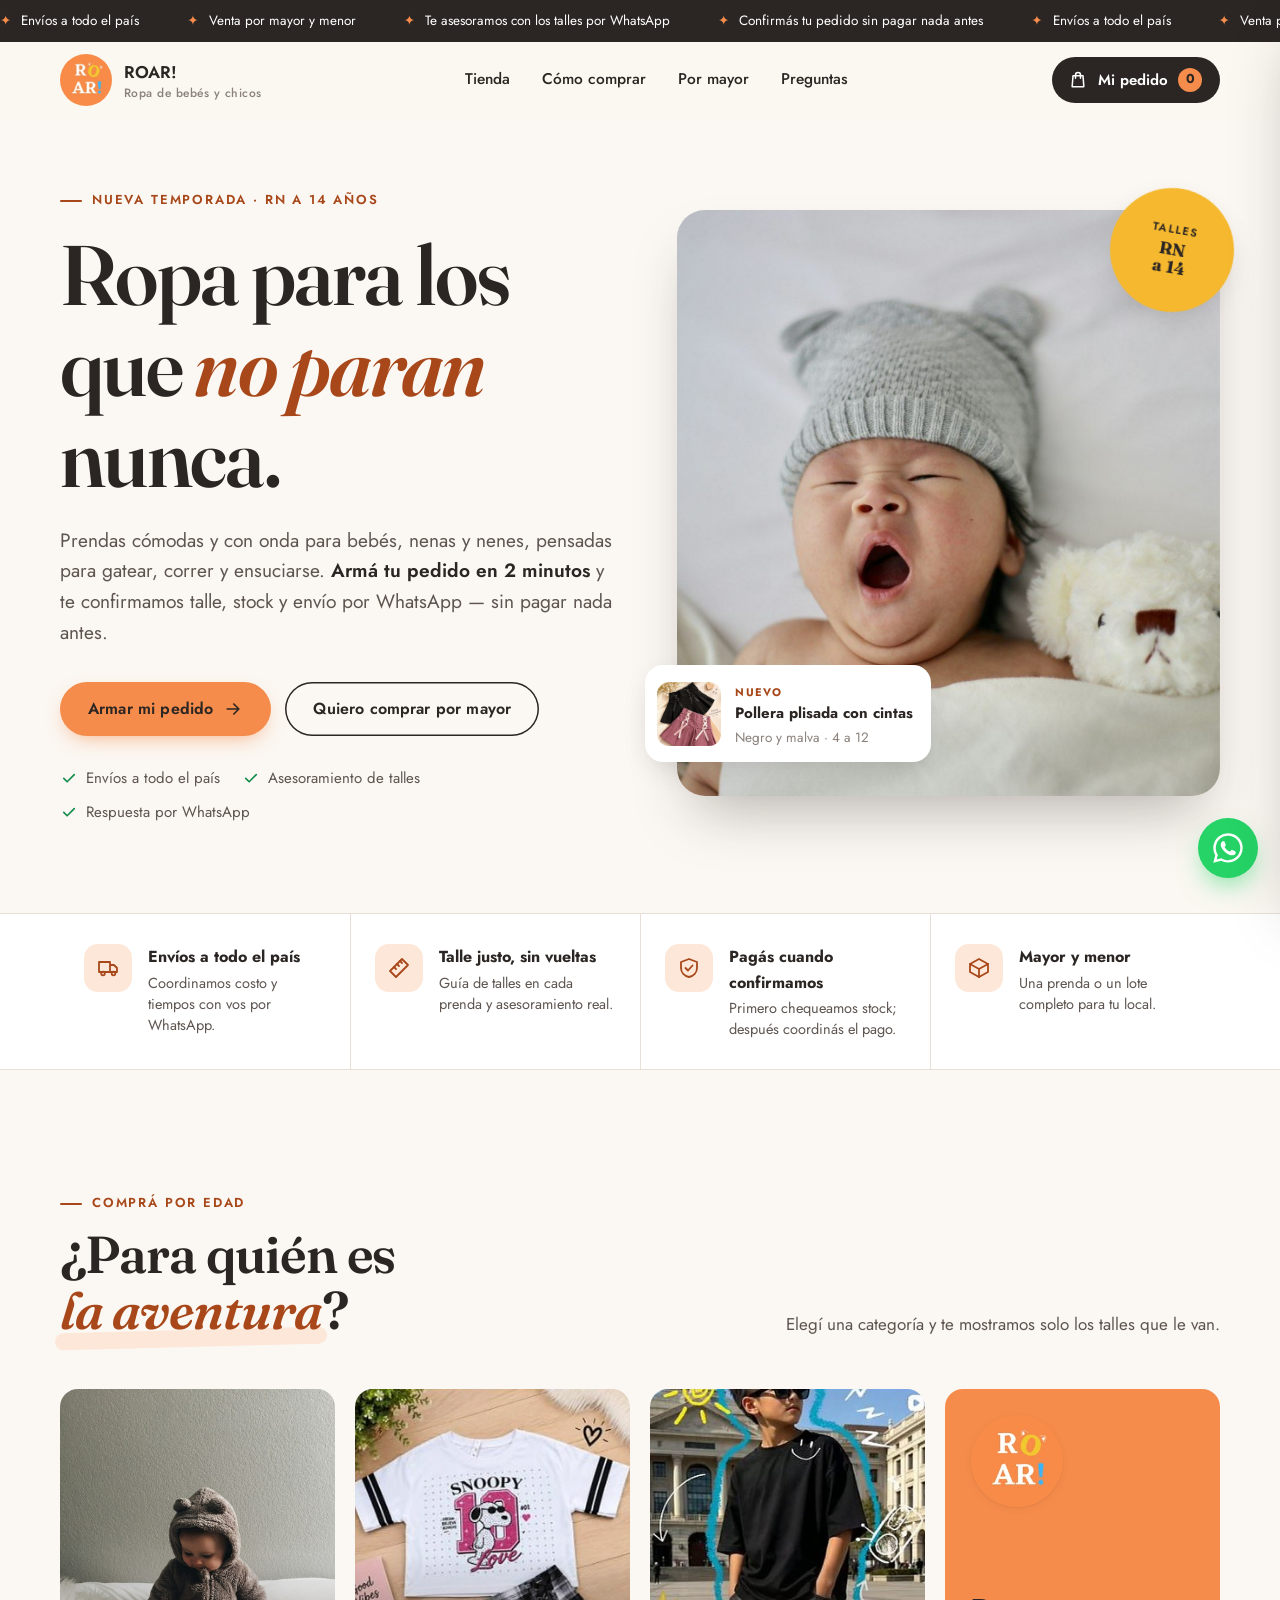
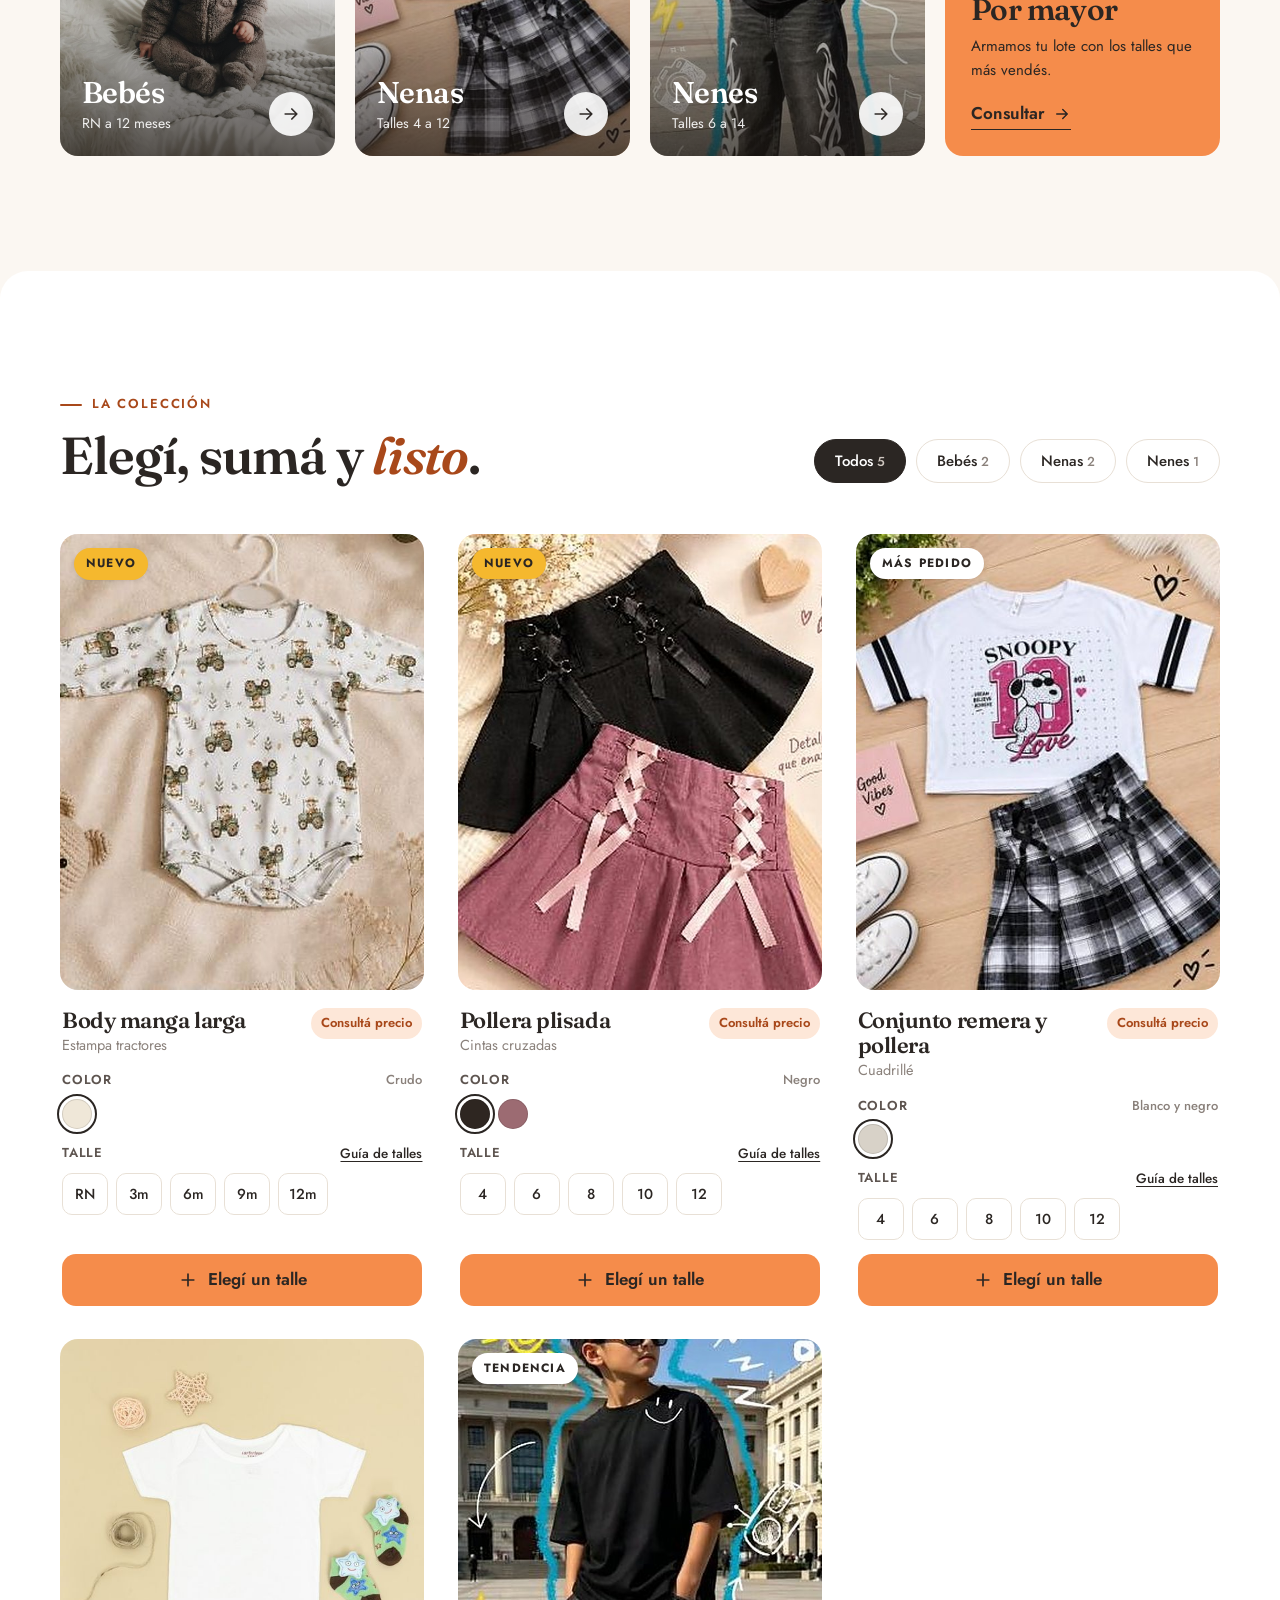
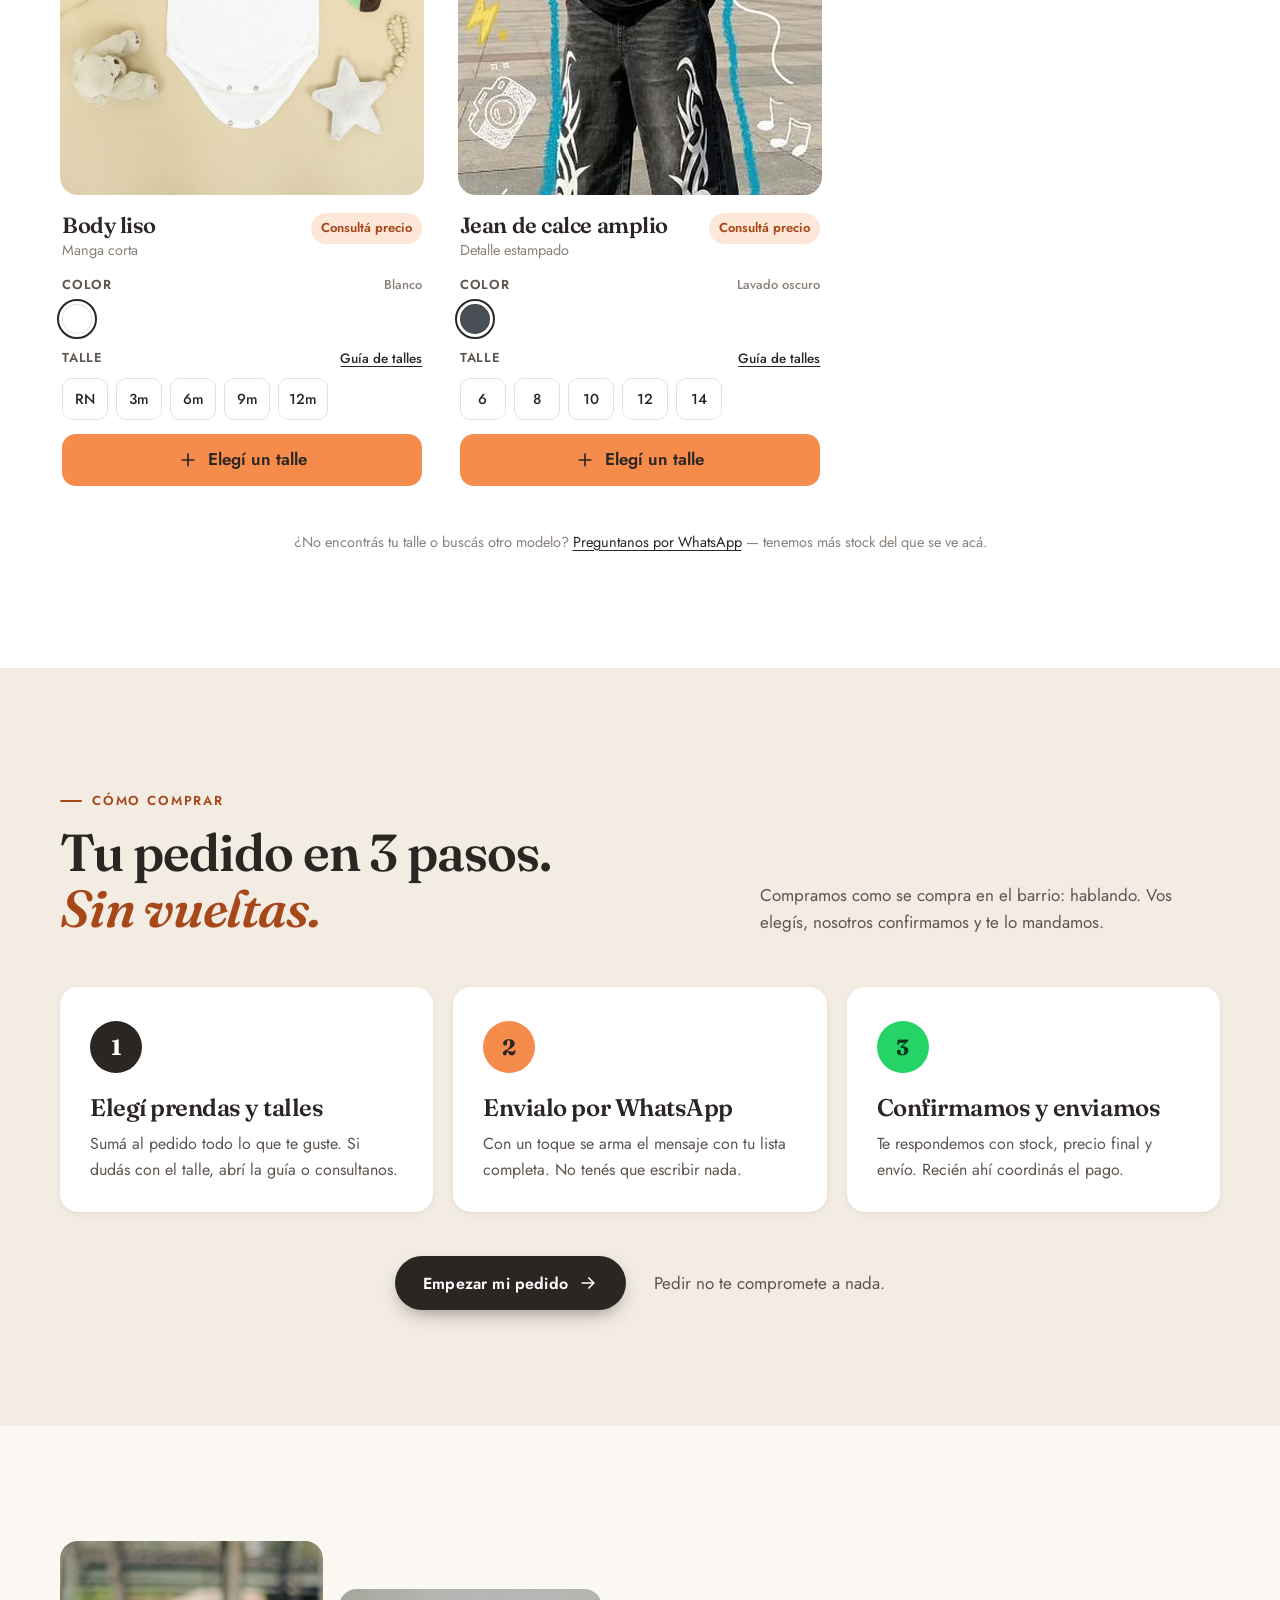
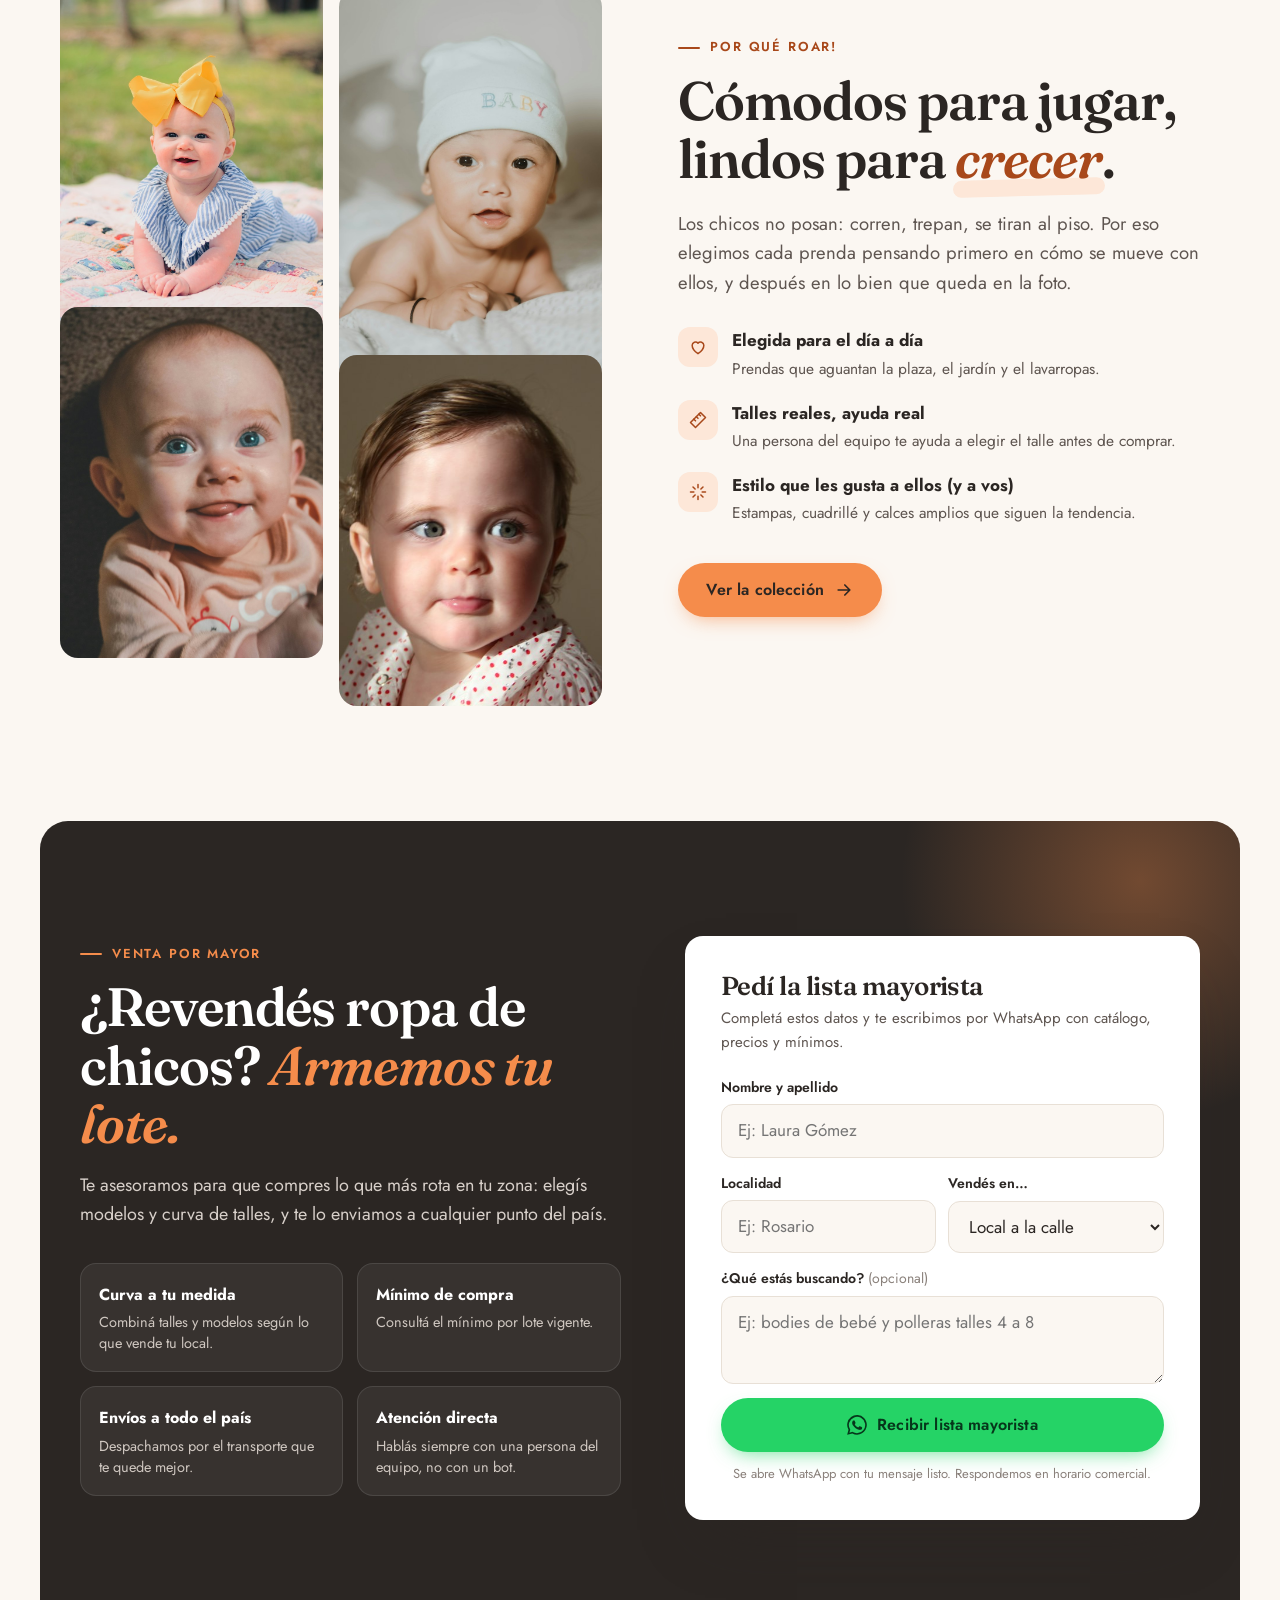
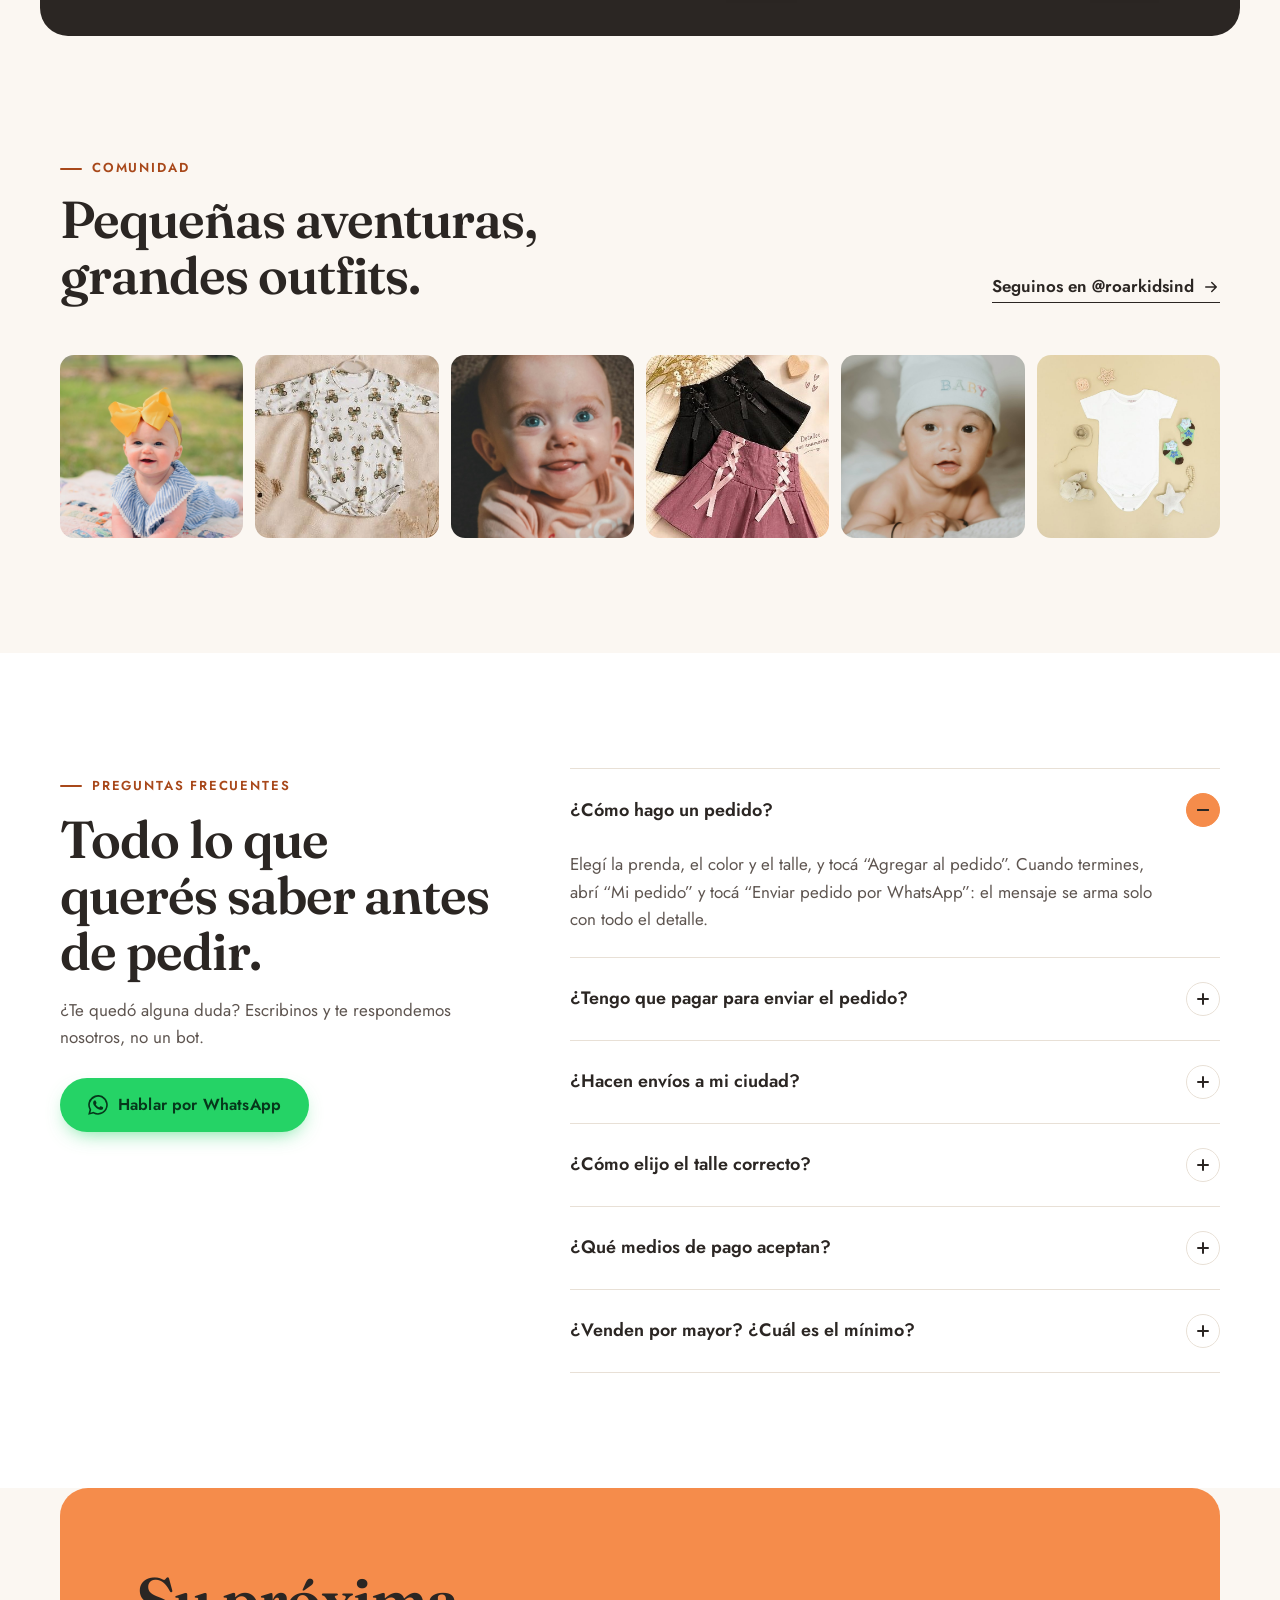
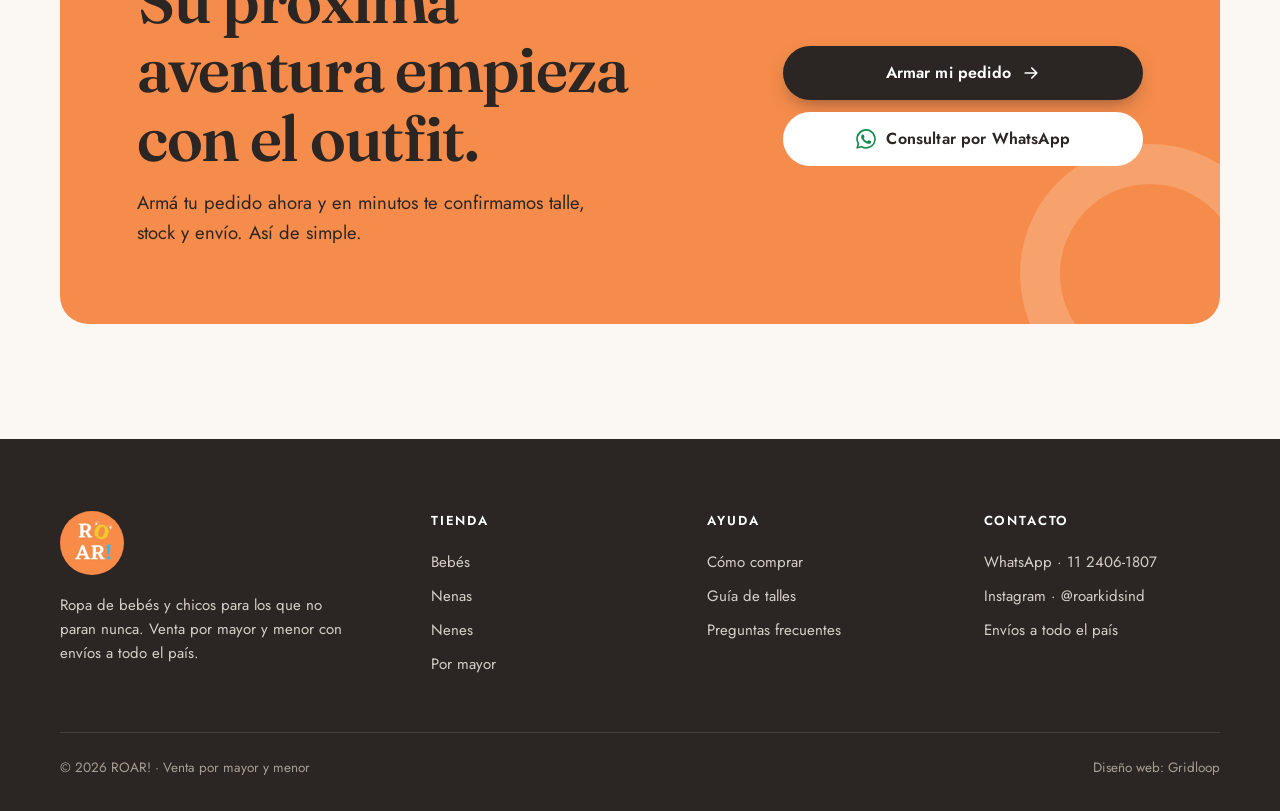
<file: roar-store/index.html>
<!doctype html>
<html lang="es-AR">
<head>
  <meta charset="UTF-8" />
  <meta name="viewport" content="width=device-width, initial-scale=1.0" />
  <title>ROAR! — Ropa de bebés y chicos · Venta por mayor y menor</title>
  <meta name="description" content="Ropa cómoda y con onda para bebés y chicos, de RN a 14. Armá tu pedido en 2 minutos y te confirmamos talle, stock y envío por WhatsApp. Envíos a todo el país." />
  <meta name="theme-color" content="#F58C4B" />
  <meta property="og:title" content="ROAR! — Para los que no paran nunca" />
  <meta property="og:description" content="Ropa de bebés y chicos. Venta por mayor y menor, envíos a todo el país." />
  <meta property="og:image" content="assets/hero.jpg" />
  <link rel="icon" type="image/png" href="assets/favicon.png" />
  <link rel="preconnect" href="https://fonts.googleapis.com" />
  <link rel="preconnect" href="https://fonts.gstatic.com" crossorigin />
  <link href="https://fonts.googleapis.com/css2?family=Fraunces:opsz,wght@9..144,500;9..144,600;9..144,700&family=Jost:wght@400;500;600&display=swap" rel="stylesheet" />

  <style>
    /* ─────────────── Design tokens ─────────────── */
    :root {
      --orange: #F58C4B;          /* color de marca (logo) */
      --orange-soft: #FDE7D8;
      --orange-ink: #A8481A;      /* naranja con contraste AA sobre fondos claros */
      --yellow: #F5B82E;
      --blue: #3FA9E0;
      --ink: #2B2623;
      --ink-2: #5E5550;
      --muted: #8A817B;
      --line: #E8E0D6;
      --cream: #FBF7F2;
      --sand: #F3ECE3;
      --white: #FFFFFF;
      --wa: #25D366;
      --wa-ink: #128C4B;

      --font-display: "Fraunces", Georgia, serif;
      --font-body: "Jost", system-ui, -apple-system, "Segoe UI", sans-serif;

      --radius-sm: 10px;
      --radius: 18px;
      --radius-lg: 28px;
      --shadow-sm: 0 1px 2px rgba(43,38,35,.06), 0 2px 8px rgba(43,38,35,.05);
      --shadow: 0 10px 30px -10px rgba(43,38,35,.22);
      --shadow-lg: 0 30px 60px -20px rgba(43,38,35,.35);

      --container: 1240px;
      --gutter: clamp(16px, 4vw, 40px);
      --section: clamp(64px, 9vw, 120px);
      --ease: cubic-bezier(.2,.7,.2,1);
    }

    /* ─────────────── Base ─────────────── */
    *, *::before, *::after { box-sizing: border-box; }
    html { scroll-behavior: smooth; -webkit-text-size-adjust: 100%; }
    body {
      margin: 0; background: var(--cream); color: var(--ink);
      font-family: var(--font-body); font-size: 17px; line-height: 1.6;
      -webkit-font-smoothing: antialiased; overflow-x: hidden;
    }
    img { display: block; max-width: 100%; height: auto; }
    a { color: inherit; text-decoration: none; }
    button, input, select, textarea { font: inherit; color: inherit; }
    button { cursor: pointer; background: none; border: 0; padding: 0; }
    h1, h2, h3 { font-family: var(--font-display); font-weight: 600; line-height: 1.08; letter-spacing: -.02em; margin: 0; }
    p { margin: 0; }
    :focus-visible { outline: 3px solid var(--blue); outline-offset: 3px; border-radius: 6px; }
    .sr-only { position: absolute; width: 1px; height: 1px; overflow: hidden; clip: rect(0 0 0 0); white-space: nowrap; }
    .container { width: 100%; max-width: var(--container); margin: 0 auto; padding: 0 var(--gutter); }
    .section { padding: var(--section) 0; }
    .skip { position: absolute; left: 12px; top: -60px; background: var(--ink); color: #fff; padding: 10px 16px; border-radius: 8px; z-index: 100; }
    .skip:focus { top: 12px; }

    .eyebrow {
      display: inline-flex; align-items: center; gap: 10px;
      font-size: 13px; font-weight: 600; letter-spacing: .14em; text-transform: uppercase; color: var(--orange-ink);
    }
    .eyebrow::before { content: ""; width: 22px; height: 2px; background: currentColor; border-radius: 2px; }
    .section-head { display: flex; flex-wrap: wrap; align-items: end; justify-content: space-between; gap: 20px; margin-bottom: clamp(32px, 4vw, 52px); }
    .section-head h2 { font-size: clamp(32px, 4.4vw, 52px); margin-top: 12px; max-width: 18ch; }
    .section-head p { color: var(--ink-2); max-width: 46ch; }
    .scribble { position: relative; white-space: nowrap; color: var(--orange-ink); font-style: italic; }
    .scribble::after {
      content: ""; position: absolute; left: -2%; right: -2%; bottom: -.08em; height: .32em; z-index: -1;
      background: var(--orange-soft); border-radius: 40px; transform: rotate(-1.5deg);
    }

    /* ─────────────── Buttons ─────────────── */
    .btn {
      --bg: var(--orange); --fg: var(--ink);
      display: inline-flex; align-items: center; justify-content: center; gap: 10px;
      min-height: 54px; padding: 0 28px; border-radius: 999px;
      background: var(--bg); color: var(--fg); font-weight: 600; font-size: 16px; letter-spacing: .01em;
      transition: transform .25s var(--ease), box-shadow .25s var(--ease), background .2s;
      box-shadow: 0 8px 20px -8px rgba(245,140,75,.7);
    }
    .btn:hover { transform: translateY(-2px); box-shadow: 0 14px 28px -10px rgba(245,140,75,.8); }
    .btn:active { transform: translateY(0); }
    .btn svg { width: 20px; height: 20px; flex: none; }
    .btn--ghost { --bg: transparent; --fg: var(--ink); box-shadow: inset 0 0 0 1.5px var(--ink); }
    .btn--ghost:hover { --bg: var(--ink); --fg: #fff; box-shadow: inset 0 0 0 1.5px var(--ink); }
    .btn--dark { --bg: var(--ink); --fg: #fff; box-shadow: 0 8px 20px -8px rgba(43,38,35,.6); }
    .btn--wa { --bg: var(--wa); --fg: #06371B; box-shadow: 0 8px 20px -8px rgba(37,211,102,.7); }
    .btn--light { --bg: #fff; --fg: var(--ink); box-shadow: none; }
    .btn--block { width: 100%; }
    .link-arrow { display: inline-flex; align-items: center; gap: 8px; font-weight: 600; border-bottom: 1.5px solid currentColor; padding-bottom: 2px; }
    .link-arrow:hover { color: var(--orange-ink); }

    /* ─────────────── Announcement bar ─────────────── */
    .announce { background: var(--ink); color: #fff; font-size: 13.5px; overflow: hidden; }
    .announce__track { display: flex; gap: 48px; width: max-content; padding: 10px 0; animation: marquee 32s linear infinite; }
    .announce__track span { display: inline-flex; align-items: center; gap: 10px; white-space: nowrap; }
    .announce__track span::before { content: "✦"; color: var(--orange); }
    @keyframes marquee { to { transform: translateX(-50%); } }

    /* ─────────────── Header ─────────────── */
    .header { position: sticky; top: 0; z-index: 40; background: rgba(251,247,242,.86); backdrop-filter: saturate(160%) blur(14px); -webkit-backdrop-filter: saturate(160%) blur(14px); border-bottom: 1px solid transparent; transition: border-color .3s, box-shadow .3s; }
    .header.is-scrolled { border-color: var(--line); box-shadow: 0 6px 20px -16px rgba(43,38,35,.5); }
    .header__inner { display: flex; align-items: center; justify-content: space-between; gap: 24px; height: 76px; }
    .logo { display: flex; align-items: center; gap: 12px; font-weight: 600; }
    .logo img { width: 52px; height: 52px; border-radius: 50%; }
    .logo small { display: block; font-size: 12px; color: var(--muted); font-weight: 500; letter-spacing: .04em; line-height: 1.2; }
    .nav { display: flex; gap: 32px; font-weight: 500; font-size: 15.5px; }
    .nav a { position: relative; padding: 6px 0; }
    .nav a::after { content: ""; position: absolute; left: 0; right: 100%; bottom: 0; height: 2px; background: var(--orange); transition: right .3s var(--ease); }
    .nav a:hover::after { right: 0; }
    .header__actions { display: flex; align-items: center; gap: 10px; }
    .cart-btn { position: relative; display: inline-flex; align-items: center; gap: 10px; height: 46px; padding: 0 18px 0 16px; border-radius: 999px; background: var(--ink); color: #fff; font-weight: 600; font-size: 15px; }
    .cart-btn svg { width: 20px; height: 20px; }
    .cart-count { display: inline-grid; place-items: center; min-width: 24px; height: 24px; padding: 0 6px; border-radius: 999px; background: var(--orange); color: var(--ink); font-size: 13px; font-weight: 700; }
    .cart-btn.bump .cart-count { animation: bump .5s var(--ease); }
    @keyframes bump { 30% { transform: scale(1.45); } }
    .menu-btn { display: none; width: 46px; height: 46px; border-radius: 50%; border: 1.5px solid var(--line); place-items: center; }
    .menu-btn svg { width: 22px; height: 22px; }

    /* ─────────────── Hero ─────────────── */
    .hero { padding: clamp(28px, 5vw, 64px) 0 clamp(56px, 7vw, 96px); position: relative; }
    .hero__grid { display: grid; grid-template-columns: 1.02fr 1fr; gap: clamp(32px, 5vw, 72px); align-items: center; }
    .hero h1 { font-size: clamp(44px, 6.6vw, 88px); margin: 18px 0 22px; }
    .hero h1 em { font-style: italic; color: var(--orange-ink); }
    .hero__lead { font-size: clamp(17px, 1.5vw, 19.5px); color: var(--ink-2); max-width: 50ch; }
    .hero__lead strong { color: var(--ink); font-weight: 600; }
    .hero__ctas { display: flex; flex-wrap: wrap; gap: 14px; margin: 34px 0 30px; }
    .trust { display: flex; flex-wrap: wrap; gap: 10px 22px; padding: 0; margin: 0; list-style: none; font-size: 15px; color: var(--ink-2); }
    .trust li { display: inline-flex; align-items: center; gap: 8px; }
    .trust svg { width: 18px; height: 18px; color: var(--wa-ink); flex: none; }

    .hero__media { position: relative; }
    .hero__img { border-radius: var(--radius-lg); overflow: hidden; aspect-ratio: 5 / 5.4; box-shadow: var(--shadow-lg); background: var(--sand); }
    .hero__img img { width: 100%; height: 100%; object-fit: cover; object-position: 30% 50%; transform: scale(1.04); animation: heroIn 1.6s var(--ease) forwards; }
    @keyframes heroIn { to { transform: scale(1); } }
    .sticker {
      position: absolute; top: -22px; right: -14px; width: 124px; height: 124px; border-radius: 50%;
      background: var(--yellow); color: var(--ink); display: grid; place-items: center; text-align: center;
      font-family: var(--font-display); font-weight: 700; font-size: 17px; line-height: 1.05; transform: rotate(10deg);
      box-shadow: var(--shadow);
    }
    .sticker small { display: block; font-family: var(--font-body); font-size: 11px; font-weight: 600; letter-spacing: .12em; text-transform: uppercase; margin-bottom: 4px; }
    .float-card {
      position: absolute; left: -32px; bottom: 34px; display: flex; align-items: center; gap: 14px;
      background: #fff; padding: 12px 18px 12px 12px; border-radius: 18px; box-shadow: var(--shadow); max-width: 300px;
      animation: floaty 6s ease-in-out infinite;
    }
    .float-card img { width: 64px; height: 64px; border-radius: 12px; object-fit: cover; }
    .float-card b { display: block; font-size: 15px; line-height: 1.25; }
    .float-card span { font-size: 13.5px; color: var(--muted); }
    .float-card .tag { display: inline-block; font-size: 11px; font-weight: 700; letter-spacing: .1em; color: var(--orange-ink); text-transform: uppercase; }
    @keyframes floaty { 50% { transform: translateY(-8px); } }

    /* ─────────────── Value props ─────────────── */
    .values { background: #fff; border-block: 1px solid var(--line); }
    .values__grid { display: grid; grid-template-columns: repeat(4, 1fr); }
    .value { display: flex; gap: 16px; align-items: flex-start; padding: 30px 24px; }
    .value + .value { border-left: 1px solid var(--line); }
    .value__icon { width: 48px; height: 48px; flex: none; border-radius: 14px; display: grid; place-items: center; background: var(--orange-soft); color: var(--orange-ink); }
    .value__icon svg { width: 24px; height: 24px; }
    .value b { display: block; font-size: 16px; margin-bottom: 2px; }
    .value p { font-size: 14.5px; color: var(--ink-2); line-height: 1.45; }

    /* ─────────────── Categories ─────────────── */
    .cats { display: grid; grid-template-columns: repeat(4, 1fr); gap: 20px; }
    .cat { position: relative; display: block; border-radius: var(--radius); overflow: hidden; aspect-ratio: 3 / 4; background: var(--sand); isolation: isolate; }
    .cat img { width: 100%; height: 100%; object-fit: cover; transition: transform .8s var(--ease); }
    .cat::after { content: ""; position: absolute; inset: 0; background: linear-gradient(180deg, transparent 45%, rgba(30,24,20,.72)); z-index: 1; }
    .cat:hover img { transform: scale(1.06); }
    .cat__label { position: absolute; left: 22px; right: 22px; bottom: 20px; z-index: 2; color: #fff; display: flex; justify-content: space-between; align-items: end; gap: 12px; }
    .cat__label h3 { font-size: 30px; }
    .cat__label span { font-size: 14px; opacity: .9; }
    .cat__arrow { width: 44px; height: 44px; border-radius: 50%; background: #fff; color: var(--ink); display: grid; place-items: center; flex: none; transition: transform .3s var(--ease); }
    .cat:hover .cat__arrow { transform: rotate(-45deg); }
    .cat__arrow svg { width: 20px; height: 20px; }
    .cat--wholesale { background: var(--orange); display: flex; flex-direction: column; justify-content: space-between; padding: 26px; color: var(--ink); }
    .cat--wholesale::after { display: none; }
    .cat--wholesale img { width: 92px; height: 92px; border-radius: 50%; box-shadow: var(--shadow-sm); }
    .cat--wholesale h3 { font-size: 30px; margin-bottom: 8px; }
    .cat--wholesale p { font-size: 15px; margin-bottom: 18px; }

    /* ─────────────── Catalog ─────────────── */
    .shop { background: #fff; border-radius: var(--radius-lg) var(--radius-lg) 0 0; }
    .filters { display: flex; flex-wrap: wrap; gap: 10px; }
    .chip { height: 44px; padding: 0 20px; border-radius: 999px; border: 1.5px solid var(--line); font-weight: 500; font-size: 15px; background: #fff; transition: all .2s; }
    .chip:hover { border-color: var(--ink); }
    .chip[aria-pressed="true"] { background: var(--ink); border-color: var(--ink); color: #fff; }
    .chip .n { color: var(--muted); margin-left: 4px; font-size: 13px; }
    .chip[aria-pressed="true"] .n { color: #CFC7C0; }

    .grid { display: grid; grid-template-columns: repeat(3, 1fr); gap: clamp(20px, 2.6vw, 34px); }
    .card { display: flex; flex-direction: column; animation: fadeUp .5s var(--ease) both; }
    @keyframes fadeUp { from { opacity: 0; transform: translateY(14px); } }
    .card__media { position: relative; border-radius: var(--radius); overflow: hidden; aspect-ratio: 4 / 5; background: var(--sand); }
    .card__media img { width: 100%; height: 100%; object-fit: cover; transition: transform .7s var(--ease); transform-origin: var(--ox, 50%) var(--oy, 50%); }
    .card__media:hover img { transform: scale(var(--zoom, 1.8)); }
    .badge { position: absolute; top: 14px; left: 14px; z-index: 1; padding: 6px 12px; border-radius: 999px; background: #fff; font-size: 12px; font-weight: 700; letter-spacing: .1em; text-transform: uppercase; box-shadow: var(--shadow-sm); }
    .badge--new { background: var(--yellow); }
    .zoom-hint { position: absolute; right: 14px; bottom: 14px; padding: 6px 12px; border-radius: 999px; background: rgba(255,255,255,.92); font-size: 12.5px; font-weight: 500; opacity: 0; transform: translateY(6px); transition: all .3s; pointer-events: none; }
    .card__media:hover .zoom-hint { opacity: 1; transform: none; }
    .card__body { padding: 18px 2px 0; display: flex; flex-direction: column; gap: 14px; flex: 1; }
    .card__top { display: flex; justify-content: space-between; gap: 12px; align-items: start; }
    .card__title { font-family: var(--font-display); font-size: 22px; font-weight: 600; line-height: 1.15; }
    .card__variant { font-size: 14.5px; color: var(--muted); }
    .price { font-weight: 600; white-space: nowrap; font-size: 18px; }
    .price--ask { white-space: nowrap; font-size: 13px; font-weight: 600; color: var(--orange-ink); background: var(--orange-soft); padding: 5px 10px; border-radius: 999px; }
    .opt-label { display: flex; justify-content: space-between; font-size: 13px; font-weight: 600; letter-spacing: .06em; text-transform: uppercase; color: var(--ink-2); margin-bottom: 8px; }
    .opt-label button { text-transform: none; letter-spacing: 0; font-weight: 500; color: var(--ink); text-decoration: underline; text-underline-offset: 3px; font-size: 13.5px; }
    .opt-label output { text-transform: none; letter-spacing: 0; font-weight: 500; color: var(--muted); }
    .swatches, .sizes { display: flex; flex-wrap: wrap; gap: 8px; border: 0; padding: 0; margin: 0; }
    .swatch { position: relative; }
    .swatch input, .size input { position: absolute; opacity: 0; pointer-events: none; }
    .swatch span { display: block; width: 30px; height: 30px; border-radius: 50%; background: var(--c); box-shadow: inset 0 0 0 1px rgba(0,0,0,.12); cursor: pointer; outline: 2px solid transparent; outline-offset: 3px; transition: outline-color .2s; }
    .swatch input:checked + span { outline-color: var(--ink); }
    .swatch input:focus-visible + span { outline-color: var(--blue); }
    .size span { display: grid; place-items: center; min-width: 46px; height: 42px; padding: 0 10px; border-radius: 10px; border: 1.5px solid var(--line); font-size: 14.5px; font-weight: 500; cursor: pointer; transition: all .15s; }
    .size span:hover { border-color: var(--ink); }
    .size input:checked + span { background: var(--ink); border-color: var(--ink); color: #fff; }
    .size input:focus-visible + span { outline: 3px solid var(--blue); outline-offset: 2px; }
    .card__cta { margin-top: auto; }
    .add-btn { width: 100%; min-height: 52px; border-radius: 14px; background: var(--orange); color: var(--ink); font-weight: 600; display: inline-flex; align-items: center; justify-content: center; gap: 10px; transition: background .2s, transform .2s; }
    .add-btn:hover { background: #F37A31; }
    .add-btn:active { transform: scale(.98); }
    .add-btn svg { width: 20px; height: 20px; }
    .add-btn.is-added { background: var(--ink); color: #fff; }
    .add-btn.needs-size { animation: shake .4s; }
    @keyframes shake { 25% { transform: translateX(-6px); } 75% { transform: translateX(6px); } }
    .shop__note { margin-top: 44px; text-align: center; color: var(--muted); font-size: 14.5px; }
    .shop__note a { color: var(--ink); text-decoration: underline; text-underline-offset: 3px; }

    /* ─────────────── How it works ─────────────── */
    .how { background: var(--sand); }
    .steps { display: grid; grid-template-columns: repeat(3, 1fr); gap: 20px; counter-reset: step; position: relative; }
    .step { background: #fff; border-radius: var(--radius); padding: 34px 30px 30px; position: relative; box-shadow: var(--shadow-sm); }
    .step__n { counter-increment: step; display: inline-grid; place-items: center; width: 52px; height: 52px; border-radius: 50%; background: var(--ink); color: #fff; font-family: var(--font-display); font-weight: 700; font-size: 22px; margin-bottom: 22px; }
    .step__n::before { content: counter(step); }
    .step:nth-child(2) .step__n { background: var(--orange); color: var(--ink); }
    .step:nth-child(3) .step__n { background: var(--wa); color: #06371B; }
    .step h3 { font-size: 24px; margin-bottom: 10px; }
    .step p { color: var(--ink-2); font-size: 16px; }
    .how__cta { display: flex; flex-wrap: wrap; align-items: center; justify-content: center; gap: 18px 28px; margin-top: 44px; text-align: center; }
    .how__cta p { color: var(--ink-2); }

    /* ─────────────── Brand story ─────────────── */
    .story__grid { display: grid; grid-template-columns: 1fr 1fr; gap: clamp(36px, 6vw, 88px); align-items: center; }
    .mosaic { display: grid; grid-template-columns: 1fr 1fr; gap: 16px; }
    .mosaic img { width: 100%; height: 100%; object-fit: cover; border-radius: var(--radius); background: var(--sand); }
    .mosaic img:nth-child(1) { aspect-ratio: 3/4; }
    .mosaic img:nth-child(2) { aspect-ratio: 3/4; margin-top: 48px; }
    .mosaic img:nth-child(3) { aspect-ratio: 3/4; margin-top: -48px; }
    .mosaic img:nth-child(4) { aspect-ratio: 3/4; }
    .story h2 { font-size: clamp(34px, 4.4vw, 54px); margin: 14px 0 20px; }
    .story .lead { font-size: 18.5px; color: var(--ink-2); }
    .checks { list-style: none; padding: 0; margin: 30px 0 36px; display: grid; gap: 18px; }
    .checks li { display: grid; grid-template-columns: 40px 1fr; gap: 14px; }
    .checks .ic { width: 40px; height: 40px; border-radius: 12px; background: var(--orange-soft); color: var(--orange-ink); display: grid; place-items: center; }
    .checks .ic svg { width: 20px; height: 20px; }
    .checks b { display: block; }
    .checks span { color: var(--ink-2); font-size: 15.5px; }

    /* ─────────────── Wholesale ─────────────── */
    .wholesale { background: var(--ink); color: #fff; border-radius: var(--radius-lg); margin: 0 var(--gutter); overflow: hidden; position: relative; }
    .wholesale::before { content: ""; position: absolute; width: 520px; height: 520px; right: -160px; top: -200px; border-radius: 50%; background: radial-gradient(circle, rgba(245,140,75,.35), transparent 65%); pointer-events: none; }
    .wholesale__grid { display: grid; grid-template-columns: 1.05fr 1fr; gap: clamp(36px, 5vw, 72px); align-items: start; position: relative; }
    .wholesale .eyebrow { color: var(--orange); }
    .wholesale h2 { font-size: clamp(34px, 4.4vw, 54px); margin: 14px 0 18px; }
    .wholesale h2 em { color: var(--orange); }
    .wholesale .lead { color: #D7CFC9; font-size: 18px; max-width: 48ch; }
    .perks { display: grid; grid-template-columns: 1fr 1fr; gap: 14px; margin-top: 34px; }
    .perk { padding: 18px; border-radius: 16px; background: rgba(255,255,255,.06); border: 1px solid rgba(255,255,255,.1); }
    .perk b { display: block; font-size: 16px; margin-bottom: 4px; }
    .perk span { font-size: 14.5px; color: #CFC7C0; line-height: 1.45; display: block; }
    .form { background: #fff; color: var(--ink); border-radius: var(--radius); padding: clamp(24px, 3vw, 36px); box-shadow: var(--shadow-lg); }
    .form h3 { font-size: 26px; margin-bottom: 6px; }
    .form > p { color: var(--ink-2); font-size: 15px; margin-bottom: 22px; }
    .field { display: grid; gap: 6px; margin-bottom: 14px; }
    .field label { font-size: 14px; font-weight: 600; }
    .field input, .field select, .field textarea { width: 100%; min-height: 50px; padding: 12px 16px; border-radius: 12px; border: 1.5px solid var(--line); background: var(--cream); transition: border-color .2s, background .2s; }
    .field textarea { min-height: 88px; resize: vertical; }
    .field input:focus, .field select:focus, .field textarea:focus { outline: none; border-color: var(--ink); background: #fff; }
    .field-row { display: grid; grid-template-columns: 1fr 1fr; gap: 12px; }
    .form small { display: block; text-align: center; margin-top: 12px; color: var(--muted); font-size: 13px; }

    /* ─────────────── Instagram ─────────────── */
    .ig { display: grid; grid-template-columns: repeat(6, 1fr); gap: 12px; }
    .ig a { position: relative; border-radius: 14px; overflow: hidden; aspect-ratio: 1; background: var(--sand); }
    .ig img { width: 100%; height: 100%; object-fit: cover; transition: transform .6s var(--ease); }
    .ig a::after { content: ""; position: absolute; inset: 0; background: rgba(43,38,35,.35); opacity: 0; transition: opacity .3s; }
    .ig a:hover img { transform: scale(1.08); }
    .ig a:hover::after { opacity: 1; }

    /* ─────────────── FAQ ─────────────── */
    .faq__grid { display: grid; grid-template-columns: .8fr 1.2fr; gap: clamp(32px, 6vw, 88px); align-items: start; }
    .faq__grid h2 { font-size: clamp(34px, 4.4vw, 52px); margin: 14px 0 18px; }
    .faq__grid > div:first-child p { color: var(--ink-2); margin-bottom: 26px; }
    details { border-bottom: 1px solid var(--line); }
    details:first-of-type { border-top: 1px solid var(--line); }
    summary { list-style: none; cursor: pointer; display: flex; justify-content: space-between; align-items: center; gap: 20px; padding: 24px 0; font-weight: 600; font-size: 18px; }
    summary::-webkit-details-marker { display: none; }
    summary .pm { flex: none; width: 34px; height: 34px; border-radius: 50%; border: 1.5px solid var(--line); position: relative; transition: background .2s, transform .3s var(--ease); }
    summary .pm::before, summary .pm::after { content: ""; position: absolute; left: 50%; top: 50%; width: 12px; height: 2px; background: var(--ink); transform: translate(-50%, -50%); border-radius: 2px; transition: transform .3s var(--ease); }
    summary .pm::after { transform: translate(-50%, -50%) rotate(90deg); }
    details[open] summary .pm { background: var(--orange); border-color: var(--orange); }
    details[open] summary .pm::after { transform: translate(-50%, -50%) rotate(0); }
    details > div { padding: 0 54px 24px 0; color: var(--ink-2); }

    /* ─────────────── Final CTA ─────────────── */
    .final { padding-bottom: var(--section); }
    .final__box { position: relative; overflow: hidden; border-radius: var(--radius-lg); background: var(--orange); padding: clamp(40px, 6vw, 80px); display: grid; grid-template-columns: 1.3fr 1fr; gap: 32px; align-items: center; }
    .final__box h2 { font-size: clamp(36px, 5vw, 64px); }
    .final__box p { font-size: 18.5px; margin-top: 16px; max-width: 42ch; }
    .final__actions { display: flex; flex-direction: column; gap: 12px; align-items: stretch; max-width: 360px; justify-self: end; width: 100%; }
    .final__box .deco { position: absolute; right: -60px; bottom: -80px; width: 260px; height: 260px; border-radius: 50%; border: 40px solid rgba(255,255,255,.18); pointer-events: none; }

    /* ─────────────── Footer ─────────────── */
    .footer { background: var(--ink); color: #D7CFC9; padding: 72px 0 32px; font-size: 15px; }
    .footer__grid { display: grid; grid-template-columns: 1.4fr 1fr 1fr 1fr; gap: 40px; }
    .footer h4 { color: #fff; font-size: 13px; letter-spacing: .14em; text-transform: uppercase; margin: 0 0 18px; font-weight: 600; }
    .footer ul { list-style: none; padding: 0; margin: 0; display: grid; gap: 10px; }
    .footer a:hover { color: #fff; }
    .footer__brand img { width: 64px; height: 64px; border-radius: 50%; margin-bottom: 18px; }
    .footer__brand p { max-width: 32ch; }
    .footer__bottom { display: flex; flex-wrap: wrap; justify-content: space-between; gap: 12px; border-top: 1px solid rgba(255,255,255,.12); margin-top: 56px; padding-top: 24px; font-size: 13.5px; color: #A79E97; }

    /* ─────────────── Floating WA / mobile bar ─────────────── */
    .wa-float { position: fixed; right: 22px; bottom: 22px; z-index: 30; width: 60px; height: 60px; border-radius: 50%; background: var(--wa); color: #fff; display: grid; place-items: center; box-shadow: 0 12px 28px -8px rgba(37,211,102,.7); transition: transform .25s var(--ease); }
    .wa-float:hover { transform: scale(1.08); }
    .wa-float svg { width: 30px; height: 30px; }
    .mbar { position: fixed; left: 12px; right: 12px; bottom: 12px; z-index: 35; display: none; align-items: center; justify-content: space-between; gap: 12px; padding: 10px 10px 10px 18px; background: var(--ink); color: #fff; border-radius: 18px; box-shadow: var(--shadow-lg); transform: translateY(140%); transition: transform .4s var(--ease); }
    .mbar.is-visible { transform: none; }
    .mbar b { display: block; font-size: 15px; }
    .mbar span { font-size: 13px; color: #CFC7C0; }
    .mbar .btn { min-height: 46px; padding: 0 18px; font-size: 15px; }

    /* ─────────────── Drawer (pedido) ─────────────── */
    .overlay { position: fixed; inset: 0; z-index: 60; background: rgba(30,24,20,.5); opacity: 0; visibility: hidden; transition: opacity .3s, visibility .3s; }
    .overlay.is-open { opacity: 1; visibility: visible; }
    .drawer { position: fixed; top: 0; right: 0; bottom: 0; z-index: 61; width: min(460px, 100%); background: #fff; display: flex; flex-direction: column; transform: translateX(100%); transition: transform .45s var(--ease); box-shadow: var(--shadow-lg); }
    .drawer.is-open { transform: none; }
    .drawer__head { display: flex; justify-content: space-between; align-items: center; padding: 22px 24px; border-bottom: 1px solid var(--line); }
    .drawer__head h2 { font-size: 26px; }
    .icon-btn { width: 44px; height: 44px; border-radius: 50%; display: grid; place-items: center; border: 1.5px solid var(--line); }
    .icon-btn:hover { border-color: var(--ink); }
    .icon-btn svg { width: 20px; height: 20px; }
    .drawer__progress { padding: 14px 24px; background: var(--cream); font-size: 14px; color: var(--ink-2); display: flex; gap: 10px; align-items: center; }
    .drawer__progress svg { width: 18px; height: 18px; color: var(--wa-ink); flex: none; }
    .drawer__body { flex: 1; overflow-y: auto; padding: 8px 24px 24px; }
    .line { display: grid; grid-template-columns: 80px 1fr auto; gap: 16px; padding: 18px 0; border-bottom: 1px solid var(--line); align-items: start; }
    .line img { width: 80px; height: 96px; object-fit: cover; border-radius: 12px; background: var(--sand); }
    .line b { display: block; font-size: 16px; line-height: 1.25; }
    .line .meta { font-size: 14px; color: var(--muted); margin: 2px 0 10px; }
    .qty { display: inline-flex; align-items: center; border: 1.5px solid var(--line); border-radius: 999px; height: 38px; }
    .qty button { width: 36px; height: 100%; display: grid; place-items: center; font-size: 18px; }
    .qty output { min-width: 26px; text-align: center; font-weight: 600; font-size: 15px; }
    .line .remove { font-size: 13.5px; color: var(--muted); text-decoration: underline; text-underline-offset: 3px; }
    .line .remove:hover { color: var(--ink); }
    .line .lp { text-align: right; font-weight: 600; font-size: 15px; display: flex; flex-direction: column; gap: 10px; align-items: end; }
    .empty { text-align: center; padding: 56px 12px; }
    .empty__icon { width: 84px; height: 84px; border-radius: 50%; background: var(--orange-soft); color: var(--orange-ink); display: grid; place-items: center; margin: 0 auto 20px; }
    .empty__icon svg { width: 36px; height: 36px; }
    .empty h3 { font-size: 24px; margin-bottom: 8px; }
    .empty p { color: var(--ink-2); margin-bottom: 24px; }
    .note-field { margin-top: 20px; }
    .note-field label { font-size: 14px; font-weight: 600; display: block; margin-bottom: 6px; }
    .note-field textarea { width: 100%; min-height: 80px; padding: 12px 14px; border-radius: 12px; border: 1.5px solid var(--line); background: var(--cream); resize: vertical; }
    .note-field textarea:focus { outline: none; border-color: var(--ink); background: #fff; }
    .drawer__foot { padding: 20px 24px 24px; border-top: 1px solid var(--line); background: #fff; }
    .sum { display: flex; justify-content: space-between; font-size: 16px; margin-bottom: 6px; }
    .sum b { font-size: 20px; font-family: var(--font-display); }
    .drawer__foot small { display: block; color: var(--muted); font-size: 13.5px; margin: 6px 0 16px; line-height: 1.45; }

    /* ─────────────── Modal (guía de talles) ─────────────── */
    dialog { border: 0; padding: 0; border-radius: var(--radius); width: min(620px, calc(100% - 32px)); max-height: calc(100% - 48px); box-shadow: var(--shadow-lg); color: var(--ink); }
    dialog::backdrop { background: rgba(30,24,20,.55); }
    .modal { padding: 28px; }
    .modal__head { display: flex; justify-content: space-between; align-items: start; gap: 16px; margin-bottom: 8px; }
    .modal h2 { font-size: 28px; }
    .modal > p { color: var(--ink-2); font-size: 15px; margin-bottom: 18px; }
    .tabs { display: flex; gap: 8px; margin-bottom: 16px; }
    table { width: 100%; border-collapse: collapse; font-size: 15px; }
    th, td { text-align: left; padding: 12px 14px; border-bottom: 1px solid var(--line); }
    th { font-size: 12.5px; letter-spacing: .08em; text-transform: uppercase; color: var(--ink-2); background: var(--cream); }
    tbody tr:hover { background: var(--cream); }
    .modal .help { margin-top: 18px; display: flex; flex-wrap: wrap; gap: 12px; align-items: center; justify-content: space-between; padding: 16px; border-radius: 14px; background: var(--orange-soft); font-size: 15px; }

    /* ─────────────── Toast ─────────────── */
    .toast { position: fixed; left: 50%; top: 92px; z-index: 70; display: flex; align-items: center; gap: 14px; padding: 10px 12px 10px 10px; border-radius: 16px; background: var(--ink); color: #fff; box-shadow: var(--shadow-lg); transform: translate(-50%, -20px); opacity: 0; visibility: hidden; transition: all .35s var(--ease); max-width: calc(100% - 32px); }
    .toast.is-visible { transform: translate(-50%, 0); opacity: 1; visibility: visible; }
    .toast img { width: 46px; height: 46px; object-fit: cover; border-radius: 10px; }
    .toast b { display: block; font-size: 14.5px; }
    .toast span { font-size: 13px; color: #CFC7C0; }
    .toast button { margin-left: 8px; padding: 8px 14px; border-radius: 999px; background: var(--orange); color: var(--ink); font-weight: 600; font-size: 14px; white-space: nowrap; }

    /* ─────────────── Reveal on scroll ─────────────── */
    .reveal { opacity: 0; transform: translateY(24px); transition: opacity .8s var(--ease), transform .8s var(--ease); }
    .reveal.is-in { opacity: 1; transform: none; }
    .no-js .reveal { opacity: 1; transform: none; }

    /* ─────────────── Responsive ─────────────── */
    @media (max-width: 1080px) {
      .values__grid { grid-template-columns: 1fr 1fr; }
      .value:nth-child(3) { border-left: 0; }
      .value:nth-child(n+3) { border-top: 1px solid var(--line); }
      .cats { grid-template-columns: 1fr 1fr; }
      .grid { grid-template-columns: 1fr 1fr; }
      .footer__grid { grid-template-columns: 1fr 1fr; }
      .ig { grid-template-columns: repeat(3, 1fr); }
    }
    @media (max-width: 900px) {
      .nav { display: none; }
      .menu-btn { display: grid; }
      .nav.is-open { display: flex; position: absolute; top: 76px; left: 0; right: 0; flex-direction: column; gap: 0; background: var(--cream); border-bottom: 1px solid var(--line); padding: 8px var(--gutter) 20px; box-shadow: var(--shadow); }
      .nav.is-open a { padding: 14px 0; border-bottom: 1px solid var(--line); font-size: 18px; }
      .hero__grid, .story__grid, .wholesale__grid, .faq__grid, .final__box { grid-template-columns: 1fr; }
      .hero__media { order: -1; max-width: 560px; }
      .hero__img { aspect-ratio: 4 / 3.2; }
      .float-card { left: 12px; bottom: -24px; }
      .sticker { width: 100px; height: 100px; font-size: 14px; right: 8px; top: -14px; }
      .hero h1 { margin-top: 44px; }
      .steps { grid-template-columns: 1fr; }
      .final__actions { justify-self: start; }
      .wholesale { margin: 0; border-radius: 0; }
    }
    @media (max-width: 640px) {
      body { font-size: 16px; }
      .header__inner { height: 66px; }
      .nav.is-open { top: 66px; }
      .logo img { width: 44px; height: 44px; }
      .logo small { display: none; }
      .cart-btn .label { display: none; }
      .cart-btn { padding: 0 14px; }
      .hero__ctas .btn { width: 100%; }
      .values__grid { grid-template-columns: 1fr; }
      .value + .value { border-left: 0; border-top: 1px solid var(--line); }
      .value { padding: 20px 4px; }
      .cats { gap: 12px; }
      .cat__label { left: 14px; right: 14px; bottom: 14px; }
      .cat__label h3, .cat--wholesale h3 { font-size: 22px; }
      .cat__label span { display: none; }
      .cat__arrow { width: 36px; height: 36px; }
      .cat--wholesale { padding: 18px; }
      .cat--wholesale img { width: 60px; height: 60px; }
      .cat--wholesale p { display: none; }
      .grid { grid-template-columns: 1fr; }
      .perks, .field-row { grid-template-columns: 1fr; }
      .mosaic img:nth-child(2) { margin-top: 28px; }
      .mosaic img:nth-child(3) { margin-top: -28px; }
      .ig { grid-template-columns: repeat(3, 1fr); gap: 8px; }
      .footer__grid { grid-template-columns: 1fr; }
      details > div { padding-right: 0; }
      .wa-float { display: none; }
      .mbar { display: flex; }
      .toast { top: auto; bottom: 96px; width: calc(100% - 24px); }
      .toast > div { flex: 1; min-width: 0; }
      .toast.is-visible { transform: translate(-50%, 0); }
      body.has-items { padding-bottom: 84px; }
    }
    @media (prefers-reduced-motion: reduce) {
      *, *::before, *::after { animation-duration: .001ms !important; animation-iteration-count: 1 !important; transition-duration: .001ms !important; scroll-behavior: auto !important; }
      .reveal { opacity: 1; transform: none; }
    }
  </style>
</head>

<body class="no-js">
  <a class="skip" href="#tienda">Ir a la tienda</a>

  <!-- SVG sprite -->
  <svg width="0" height="0" style="position:absolute" aria-hidden="true">
    <symbol id="i-bag" viewBox="0 0 24 24" fill="none" stroke="currentColor" stroke-width="1.8" stroke-linecap="round" stroke-linejoin="round"><path d="M6 7h12l1 13H5L6 7Z"/><path d="M9 10V6a3 3 0 0 1 6 0v4"/></symbol>
    <symbol id="i-plus" viewBox="0 0 24 24" fill="none" stroke="currentColor" stroke-width="2" stroke-linecap="round"><path d="M12 5v14M5 12h14"/></symbol>
    <symbol id="i-check" viewBox="0 0 24 24" fill="none" stroke="currentColor" stroke-width="2.2" stroke-linecap="round" stroke-linejoin="round"><path d="m5 12.5 4.5 4.5L19 7.5"/></symbol>
    <symbol id="i-arrow" viewBox="0 0 24 24" fill="none" stroke="currentColor" stroke-width="2" stroke-linecap="round" stroke-linejoin="round"><path d="M5 12h14M13 6l6 6-6 6"/></symbol>
    <symbol id="i-close" viewBox="0 0 24 24" fill="none" stroke="currentColor" stroke-width="2" stroke-linecap="round"><path d="M6 6l12 12M18 6 6 18"/></symbol>
    <symbol id="i-menu" viewBox="0 0 24 24" fill="none" stroke="currentColor" stroke-width="2" stroke-linecap="round"><path d="M4 7h16M4 12h16M4 17h10"/></symbol>
    <symbol id="i-truck" viewBox="0 0 24 24" fill="none" stroke="currentColor" stroke-width="1.8" stroke-linecap="round" stroke-linejoin="round"><path d="M3 6h11v10H3zM14 9h4l3 3v4h-7"/><circle cx="7" cy="17.5" r="1.8"/><circle cx="17.5" cy="17.5" r="1.8"/></symbol>
    <symbol id="i-ruler" viewBox="0 0 24 24" fill="none" stroke="currentColor" stroke-width="1.8" stroke-linecap="round" stroke-linejoin="round"><path d="m3 15 12-12 6 6L9 21z"/><path d="m7 11 2 2M10 8l2 2M13 5l2 2"/></symbol>
    <symbol id="i-chat" viewBox="0 0 24 24" fill="none" stroke="currentColor" stroke-width="1.8" stroke-linecap="round" stroke-linejoin="round"><path d="M21 12a8 8 0 0 1-11.6 7.1L4 20l1-4.6A8 8 0 1 1 21 12Z"/></symbol>
    <symbol id="i-box" viewBox="0 0 24 24" fill="none" stroke="currentColor" stroke-width="1.8" stroke-linecap="round" stroke-linejoin="round"><path d="M21 8 12 3 3 8v8l9 5 9-5V8Z"/><path d="m3 8 9 5 9-5M12 13v8"/></symbol>
    <symbol id="i-heart" viewBox="0 0 24 24" fill="none" stroke="currentColor" stroke-width="1.8" stroke-linecap="round" stroke-linejoin="round"><path d="M12 20s-7-4.4-7-10a4 4 0 0 1 7-2.6A4 4 0 0 1 19 10c0 5.6-7 10-7 10Z"/></symbol>
    <symbol id="i-sparkle" viewBox="0 0 24 24" fill="none" stroke="currentColor" stroke-width="1.8" stroke-linecap="round" stroke-linejoin="round"><path d="M12 3v4M12 17v4M3 12h4M17 12h4M6 6l2.5 2.5M15.5 15.5 18 18M6 18l2.5-2.5M15.5 8.5 18 6"/></symbol>
    <symbol id="i-shield" viewBox="0 0 24 24" fill="none" stroke="currentColor" stroke-width="1.8" stroke-linecap="round" stroke-linejoin="round"><path d="M12 3 4 6v6c0 4.5 3.4 8 8 9 4.6-1 8-4.5 8-9V6l-8-3Z"/><path d="m8.5 12 2.5 2.5 4.5-5"/></symbol>
    <symbol id="i-wa" viewBox="0 0 24 24" fill="currentColor"><path d="M17.5 14.4c-.3-.1-1.7-.8-2-.9-.3-.1-.5-.1-.7.1-.2.3-.8.9-.9 1.1-.2.2-.3.2-.6.1-.3-.1-1.2-.5-2.3-1.4-.9-.8-1.4-1.7-1.6-2-.2-.3 0-.4.1-.6l.4-.5c.1-.2.2-.3.3-.5.1-.2 0-.4 0-.5l-.9-2.2c-.2-.6-.5-.5-.7-.5h-.6c-.2 0-.5.1-.8.4-.3.3-1 1-1 2.5s1.1 2.9 1.2 3.1c.1.2 2.1 3.2 5.1 4.5.7.3 1.3.5 1.7.6.7.2 1.4.2 1.9.1.6-.1 1.7-.7 1.9-1.4.2-.7.2-1.2.2-1.4-.1-.1-.3-.2-.6-.3ZM12 21.8c-1.8 0-3.5-.5-5-1.4l-.4-.2-3.7 1 1-3.6-.2-.4A9.8 9.8 0 1 1 12 21.8Zm8.4-18.2A11.8 11.8 0 0 0 1.8 17.8L.2 23.8l6.2-1.6A11.8 11.8 0 0 0 23.8 12c0-3.2-1.2-6.1-3.4-8.4Z"/></symbol>
    <symbol id="i-ig" viewBox="0 0 24 24" fill="none" stroke="currentColor" stroke-width="1.8"><rect x="3" y="3" width="18" height="18" rx="5"/><circle cx="12" cy="12" r="4"/><circle cx="17.5" cy="6.5" r="1" fill="currentColor"/></symbol>
  </svg>

  <!-- ═════════ Announcement ═════════ -->
  <div class="announce" role="region" aria-label="Novedades">
    <div class="announce__track">
      <span>Envíos a todo el país</span><span>Venta por mayor y menor</span><span>Te asesoramos con los talles por WhatsApp</span><span>Confirmás tu pedido sin pagar nada antes</span>
      <span aria-hidden="true">Envíos a todo el país</span><span aria-hidden="true">Venta por mayor y menor</span><span aria-hidden="true">Te asesoramos con los talles por WhatsApp</span><span aria-hidden="true">Confirmás tu pedido sin pagar nada antes</span>
    </div>
  </div>

  <!-- ═════════ Header ═════════ -->
  <header class="header" id="top">
    <div class="container header__inner">
      <a href="#top" class="logo" aria-label="ROAR! — inicio">
        <img src="assets/favicon.png" alt="" width="52" height="52" />
        <span>ROAR!<small>Ropa de bebés y chicos</small></span>
      </a>
      <nav class="nav" id="nav" aria-label="Principal">
        <a href="#tienda">Tienda</a>
        <a href="#como-comprar">Cómo comprar</a>
        <a href="#por-mayor">Por mayor</a>
        <a href="#preguntas">Preguntas</a>
      </nav>
      <div class="header__actions">
        <button class="cart-btn" id="cartBtn" aria-controls="drawer" aria-expanded="false">
          <svg aria-hidden="true"><use href="#i-bag"/></svg>
          <span class="label">Mi pedido</span>
          <span class="cart-count" id="cartCount" aria-label="prendas en el pedido">0</span>
        </button>
        <button class="menu-btn" id="menuBtn" aria-controls="nav" aria-expanded="false" aria-label="Abrir menú">
          <svg aria-hidden="true"><use href="#i-menu"/></svg>
        </button>
      </div>
    </div>
  </header>

  <main>
    <!-- ═════════ HERO · gancho + objetivo + CTA ═════════ -->
    <section class="hero">
      <div class="container hero__grid">
        <div>
          <span class="eyebrow">Nueva temporada · RN a 14 años</span>
          <h1>Ropa para los que <em>no paran</em> nunca.</h1>
          <p class="hero__lead">
            Prendas cómodas y con onda para bebés, nenas y nenes, pensadas para gatear, correr y ensuciarse.
            <strong>Armá tu pedido en 2 minutos</strong> y te confirmamos talle, stock y envío por WhatsApp — sin pagar nada antes.
          </p>
          <div class="hero__ctas">
            <a href="#tienda" class="btn">Armar mi pedido <svg aria-hidden="true"><use href="#i-arrow"/></svg></a>
            <a href="#por-mayor" class="btn btn--ghost">Quiero comprar por mayor</a>
          </div>
          <ul class="trust">
            <li><svg aria-hidden="true"><use href="#i-check"/></svg>Envíos a todo el país</li>
            <li><svg aria-hidden="true"><use href="#i-check"/></svg>Asesoramiento de talles</li>
            <li><svg aria-hidden="true"><use href="#i-check"/></svg>Respuesta por WhatsApp</li>
          </ul>
        </div>

        <div class="hero__media">
          <div class="hero__img">
            <img src="assets/hero.jpg" alt="Bebé bostezando con gorrito tejido junto a su osito de peluche" width="1400" height="933" fetchpriority="high" />
          </div>
          <div class="sticker" aria-hidden="true"><div><small>Talles</small>RN<br/>a 14</div></div>
          <a href="#tienda" class="float-card" data-filter-link="Nenas">
            <img src="assets/pollera-plisada.jpg" alt="" />
            <div><span class="tag">Nuevo</span><b>Pollera plisada con cintas</b><span>Negro y malva · 4 a 12</span></div>
          </a>
        </div>
      </div>
    </section>

    <!-- ═════════ Value props ═════════ -->
    <section class="values" aria-label="Por qué ROAR!">
      <div class="container values__grid">
        <div class="value"><div class="value__icon"><svg aria-hidden="true"><use href="#i-truck"/></svg></div><div><b>Envíos a todo el país</b><p>Coordinamos costo y tiempos con vos por WhatsApp.</p></div></div>
        <div class="value"><div class="value__icon"><svg aria-hidden="true"><use href="#i-ruler"/></svg></div><div><b>Talle justo, sin vueltas</b><p>Guía de talles en cada prenda y asesoramiento real.</p></div></div>
        <div class="value"><div class="value__icon"><svg aria-hidden="true"><use href="#i-shield"/></svg></div><div><b>Pagás cuando confirmamos</b><p>Primero chequeamos stock; después coordinás el pago.</p></div></div>
        <div class="value"><div class="value__icon"><svg aria-hidden="true"><use href="#i-box"/></svg></div><div><b>Mayor y menor</b><p>Una prenda o un lote completo para tu local.</p></div></div>
      </div>
    </section>

    <!-- ═════════ Categorías ═════════ -->
    <section class="section" aria-labelledby="cats-title">
      <div class="container">
        <div class="section-head reveal">
          <div>
            <span class="eyebrow">Comprá por edad</span>
            <h2 id="cats-title">¿Para quién es <span class="scribble">la aventura</span>?</h2>
          </div>
          <p>Elegí una categoría y te mostramos solo los talles que le van.</p>
        </div>
        <div class="cats">
          <a href="#tienda" class="cat reveal" data-filter-link="Bebés">
            <img src="assets/cat-bebes.jpg" alt="Bebé con mameluco de osito sentado en una manta" loading="lazy" />
            <div class="cat__label"><div><h3>Bebés</h3><span>RN a 12 meses</span></div><span class="cat__arrow"><svg aria-hidden="true"><use href="#i-arrow"/></svg></span></div>
          </a>
          <a href="#tienda" class="cat reveal" data-filter-link="Nenas">
            <img src="assets/conjunto-cuadrille.jpg" alt="Conjunto de remera Snoopy y pollera cuadrillé" loading="lazy" />
            <div class="cat__label"><div><h3>Nenas</h3><span>Talles 4 a 12</span></div><span class="cat__arrow"><svg aria-hidden="true"><use href="#i-arrow"/></svg></span></div>
          </a>
          <a href="#tienda" class="cat reveal" data-filter-link="Nenes">
            <img src="assets/jean-amplio.jpg" alt="Nene con remera negra y jean de calce amplio" loading="lazy" />
            <div class="cat__label"><div><h3>Nenes</h3><span>Talles 6 a 14</span></div><span class="cat__arrow"><svg aria-hidden="true"><use href="#i-arrow"/></svg></span></div>
          </a>
          <a href="#por-mayor" class="cat cat--wholesale reveal">
            <img src="assets/logo.png" alt="" loading="lazy" />
            <div>
              <h3>Por mayor</h3>
              <p>Armamos tu lote con los talles que más vendés.</p>
              <span class="link-arrow">Consultar <svg width="18" height="18" aria-hidden="true"><use href="#i-arrow"/></svg></span>
            </div>
          </a>
        </div>
      </div>
    </section>

    <!-- ═════════ Tienda ═════════ -->
    <section class="section shop" id="tienda" aria-labelledby="shop-title">
      <div class="container">
        <div class="section-head reveal">
          <div>
            <span class="eyebrow">La colección</span>
            <h2 id="shop-title">Elegí, sumá y <span class="scribble">listo</span>.</h2>
          </div>
          <div class="filters" role="group" aria-label="Filtrar por categoría" id="filters"></div>
        </div>
        <div class="grid" id="grid" aria-live="polite"></div>
        <p class="shop__note">¿No encontrás tu talle o buscás otro modelo? <a href="#" data-wa="consulta">Preguntanos por WhatsApp</a> — tenemos más stock del que se ve acá.</p>
      </div>
    </section>

    <!-- ═════════ Cómo comprar ═════════ -->
    <section class="section how" id="como-comprar" aria-labelledby="how-title">
      <div class="container">
        <div class="section-head reveal">
          <div>
            <span class="eyebrow">Cómo comprar</span>
            <h2 id="how-title">Tu pedido en 3 pasos. <span class="scribble">Sin vueltas.</span></h2>
          </div>
          <p>Compramos como se compra en el barrio: hablando. Vos elegís, nosotros confirmamos y te lo mandamos.</p>
        </div>
        <ol class="steps" style="list-style:none;padding:0;margin:0">
          <li class="step reveal"><span class="step__n" aria-hidden="true"></span><h3>Elegí prendas y talles</h3><p>Sumá al pedido todo lo que te guste. Si dudás con el talle, abrí la guía o consultanos.</p></li>
          <li class="step reveal"><span class="step__n" aria-hidden="true"></span><h3>Envialo por WhatsApp</h3><p>Con un toque se arma el mensaje con tu lista completa. No tenés que escribir nada.</p></li>
          <li class="step reveal"><span class="step__n" aria-hidden="true"></span><h3>Confirmamos y enviamos</h3><p>Te respondemos con stock, precio final y envío. Recién ahí coordinás el pago.</p></li>
        </ol>
        <div class="how__cta reveal">
          <a href="#tienda" class="btn btn--dark">Empezar mi pedido <svg aria-hidden="true"><use href="#i-arrow"/></svg></a>
          <p>Pedir no te compromete a nada.</p>
        </div>
      </div>
    </section>

    <!-- ═════════ Brand story ═════════ -->
    <section class="section story" aria-labelledby="story-title">
      <div class="container story__grid">
        <div class="mosaic reveal">
          <img src="assets/kid-1.jpg" alt="Beba con moño amarillo sonriendo sobre una manta en el pasto" loading="lazy" />
          <img src="assets/kid-2.jpg" alt="Bebé con gorrito blanco acostado" loading="lazy" />
          <img src="assets/kid-3.jpg" alt="Bebé de ojos celestes sonriendo" loading="lazy" />
          <img src="assets/kid-4.jpg" alt="Bebé con camisa estampada mirando a cámara" loading="lazy" />
        </div>
        <div class="reveal">
          <span class="eyebrow">Por qué ROAR!</span>
          <h2 id="story-title">Cómodos para jugar, lindos para <span class="scribble">crecer</span>.</h2>
          <p class="lead">Los chicos no posan: corren, trepan, se tiran al piso. Por eso elegimos cada prenda pensando primero en cómo se mueve con ellos, y después en lo bien que queda en la foto.</p>
          <ul class="checks">
            <li><span class="ic"><svg aria-hidden="true"><use href="#i-heart"/></svg></span><div><b>Elegida para el día a día</b><span>Prendas que aguantan la plaza, el jardín y el lavarropas.</span></div></li>
            <li><span class="ic"><svg aria-hidden="true"><use href="#i-ruler"/></svg></span><div><b>Talles reales, ayuda real</b><span>Una persona del equipo te ayuda a elegir el talle antes de comprar.</span></div></li>
            <li><span class="ic"><svg aria-hidden="true"><use href="#i-sparkle"/></svg></span><div><b>Estilo que les gusta a ellos (y a vos)</b><span>Estampas, cuadrillé y calces amplios que siguen la tendencia.</span></div></li>
          </ul>
          <a href="#tienda" class="btn">Ver la colección <svg aria-hidden="true"><use href="#i-arrow"/></svg></a>
        </div>
      </div>
    </section>

    <!-- ═════════ Por mayor ═════════ -->
    <section class="section wholesale" id="por-mayor" aria-labelledby="wh-title">
      <div class="container wholesale__grid">
        <div class="reveal">
          <span class="eyebrow">Venta por mayor</span>
          <h2 id="wh-title">¿Revendés ropa de chicos? <em>Armemos tu lote.</em></h2>
          <p class="lead">Te asesoramos para que compres lo que más rota en tu zona: elegís modelos y curva de talles, y te lo enviamos a cualquier punto del país.</p>
          <div class="perks">
            <div class="perk"><b>Curva a tu medida</b><span>Combiná talles y modelos según lo que vende tu local.</span></div>
            <div class="perk"><b>Mínimo de compra</b><span id="minLot">Consultá el mínimo por lote vigente.</span></div>
            <div class="perk"><b>Envíos a todo el país</b><span>Despachamos por el transporte que te quede mejor.</span></div>
            <div class="perk"><b>Atención directa</b><span>Hablás siempre con una persona del equipo, no con un bot.</span></div>
          </div>
        </div>

        <form class="form reveal" id="wsForm" novalidate>
          <h3>Pedí la lista mayorista</h3>
          <p>Completá estos datos y te escribimos por WhatsApp con catálogo, precios y mínimos.</p>
          <div class="field"><label for="wsName">Nombre y apellido</label><input id="wsName" name="name" autocomplete="name" required placeholder="Ej: Laura Gómez" /></div>
          <div class="field-row">
            <div class="field"><label for="wsCity">Localidad</label><input id="wsCity" name="city" autocomplete="address-level2" required placeholder="Ej: Rosario" /></div>
            <div class="field"><label for="wsType">Vendés en…</label>
              <select id="wsType" name="type"><option>Local a la calle</option><option>Tienda online / Instagram</option><option>Showroom</option><option>Estoy empezando</option></select>
            </div>
          </div>
          <div class="field"><label for="wsMsg">¿Qué estás buscando? <span style="font-weight:400;color:var(--muted)">(opcional)</span></label><textarea id="wsMsg" name="msg" placeholder="Ej: bodies de bebé y polleras talles 4 a 8"></textarea></div>
          <button type="submit" class="btn btn--wa btn--block"><svg aria-hidden="true"><use href="#i-wa"/></svg>Recibir lista mayorista</button>
          <small>Se abre WhatsApp con tu mensaje listo. Respondemos en horario comercial.</small>
        </form>
      </div>
    </section>

    <!-- ═════════ Instagram ═════════ -->
    <section class="section" aria-labelledby="ig-title">
      <div class="container">
        <div class="section-head reveal">
          <div>
            <span class="eyebrow">Comunidad</span>
            <h2 id="ig-title">Pequeñas aventuras, grandes outfits.</h2>
          </div>
          <a class="link-arrow" href="https://instagram.com/roarkidsind" target="_blank" rel="noopener">Seguinos en @roarkidsind <svg width="18" height="18" aria-hidden="true"><use href="#i-arrow"/></svg></a>
        </div>
        <div class="ig reveal">
          <a href="https://instagram.com/roarkidsind" target="_blank" rel="noopener" aria-label="Ver en Instagram"><img src="assets/kid-1.jpg" alt="" loading="lazy" /></a>
          <a href="https://instagram.com/roarkidsind" target="_blank" rel="noopener" aria-label="Ver en Instagram"><img src="assets/body-tractores.jpg" alt="" loading="lazy" /></a>
          <a href="https://instagram.com/roarkidsind" target="_blank" rel="noopener" aria-label="Ver en Instagram"><img src="assets/kid-3.jpg" alt="" loading="lazy" /></a>
          <a href="https://instagram.com/roarkidsind" target="_blank" rel="noopener" aria-label="Ver en Instagram"><img src="assets/pollera-plisada.jpg" alt="" loading="lazy" /></a>
          <a href="https://instagram.com/roarkidsind" target="_blank" rel="noopener" aria-label="Ver en Instagram"><img src="assets/kid-2.jpg" alt="" loading="lazy" /></a>
          <a href="https://instagram.com/roarkidsind" target="_blank" rel="noopener" aria-label="Ver en Instagram"><img src="assets/body-liso.jpg" alt="" loading="lazy" /></a>
        </div>
      </div>
    </section>

    <!-- ═════════ FAQ ═════════ -->
    <section class="section how" id="preguntas" aria-labelledby="faq-title" style="background:#fff">
      <div class="container faq__grid">
        <div class="reveal">
          <span class="eyebrow">Preguntas frecuentes</span>
          <h2 id="faq-title">Todo lo que querés saber antes de pedir.</h2>
          <p>¿Te quedó alguna duda? Escribinos y te respondemos nosotros, no un bot.</p>
          <a href="#" class="btn btn--wa" data-wa="consulta"><svg aria-hidden="true"><use href="#i-wa"/></svg>Hablar por WhatsApp</a>
        </div>
        <div class="reveal">
          <details open><summary>¿Cómo hago un pedido?<span class="pm" aria-hidden="true"></span></summary><div>Elegí la prenda, el color y el talle, y tocá “Agregar al pedido”. Cuando termines, abrí “Mi pedido” y tocá “Enviar pedido por WhatsApp”: el mensaje se arma solo con todo el detalle.</div></details>
          <details><summary>¿Tengo que pagar para enviar el pedido?<span class="pm" aria-hidden="true"></span></summary><div>No. Enviar el pedido no te compromete a nada. Primero te confirmamos stock, precio final y costo de envío; recién después coordinamos el pago.</div></details>
          <details><summary>¿Hacen envíos a mi ciudad?<span class="pm" aria-hidden="true"></span></summary><div>Sí, enviamos a todo el país. El costo y los tiempos dependen de tu localidad y los coordinamos con vos por WhatsApp.</div></details>
          <details><summary>¿Cómo elijo el talle correcto?<span class="pm" aria-hidden="true"></span></summary><div>Cada prenda tiene su <button type="button" class="link-arrow" data-size-guide style="border:0;padding:0;text-decoration:underline">guía de talles</button>. Si está entre dos talles, te recomendamos el más grande. Ante cualquier duda, mandanos la altura y edad y te asesoramos.</div></details>
          <details><summary>¿Qué medios de pago aceptan?<span class="pm" aria-hidden="true"></span></summary><div>Al confirmar tu pedido te pasamos los medios de pago disponibles para que elijas el que te quede más cómodo.</div></details>
          <details><summary>¿Venden por mayor? ¿Cuál es el mínimo?<span class="pm" aria-hidden="true"></span></summary><div>Sí. <span data-min-lot-text>Consultanos el mínimo por lote vigente</span>. Completá el formulario de <a href="#por-mayor" style="text-decoration:underline">venta por mayor</a> y te enviamos la lista.</div></details>
        </div>
      </div>
    </section>

    <!-- ═════════ CTA final ═════════ -->
    <section class="final" aria-labelledby="final-title">
      <div class="container">
        <div class="final__box reveal">
          <span class="deco" aria-hidden="true"></span>
          <div>
            <h2 id="final-title">Su próxima aventura empieza con el outfit.</h2>
            <p>Armá tu pedido ahora y en minutos te confirmamos talle, stock y envío. Así de simple.</p>
          </div>
          <div class="final__actions">
            <a href="#tienda" class="btn btn--dark">Armar mi pedido <svg aria-hidden="true"><use href="#i-arrow"/></svg></a>
            <a href="#" class="btn btn--light" data-wa="consulta"><svg aria-hidden="true" style="color:var(--wa-ink)"><use href="#i-wa"/></svg>Consultar por WhatsApp</a>
          </div>
        </div>
      </div>
    </section>
  </main>

  <!-- ═════════ Footer ═════════ -->
  <footer class="footer">
    <div class="container">
      <div class="footer__grid">
        <div class="footer__brand">
          <img src="assets/favicon.png" alt="ROAR!" width="64" height="64" />
          <p>Ropa de bebés y chicos para los que no paran nunca. Venta por mayor y menor con envíos a todo el país.</p>
        </div>
        <div>
          <h4>Tienda</h4>
          <ul>
            <li><a href="#tienda" data-filter-link="Bebés">Bebés</a></li>
            <li><a href="#tienda" data-filter-link="Nenas">Nenas</a></li>
            <li><a href="#tienda" data-filter-link="Nenes">Nenes</a></li>
            <li><a href="#por-mayor">Por mayor</a></li>
          </ul>
        </div>
        <div>
          <h4>Ayuda</h4>
          <ul>
            <li><a href="#como-comprar">Cómo comprar</a></li>
            <li><button type="button" data-size-guide>Guía de talles</button></li>
            <li><a href="#preguntas">Preguntas frecuentes</a></li>
          </ul>
        </div>
        <div>
          <h4>Contacto</h4>
          <ul>
            <li><a href="#" data-wa="consulta">WhatsApp · 11 2406-1807</a></li>
            <li><a href="https://instagram.com/roarkidsind" target="_blank" rel="noopener">Instagram · @roarkidsind</a></li>
            <li>Envíos a todo el país</li>
          </ul>
        </div>
      </div>
      <div class="footer__bottom">
        <span>© <span id="year">2026</span> ROAR! · Venta por mayor y menor</span>
        <span>Diseño web: Gridloop</span>
      </div>
    </div>
  </footer>

  <!-- Floating WhatsApp -->
  <a href="#" class="wa-float" data-wa="consulta" aria-label="Escribinos por WhatsApp"><svg aria-hidden="true"><use href="#i-wa"/></svg></a>

  <!-- Mobile order bar -->
  <div class="mbar" id="mbar" aria-hidden="true">
    <div><b id="mbarTitle">0 prendas en tu pedido</b><span>Te confirmamos todo por WhatsApp</span></div>
    <button class="btn" id="mbarBtn" tabindex="-1">Ver pedido</button>
  </div>

  <!-- Toast -->
  <div class="toast" id="toast" role="status" aria-live="polite">
    <img id="toastImg" src="assets/favicon.png" alt="" />
    <div><b id="toastTitle">Agregado al pedido</b><span id="toastMeta"></span></div>
    <button type="button" id="toastBtn">Ver pedido</button>
  </div>

  <!-- ═════════ Drawer: Mi pedido ═════════ -->
  <div class="overlay" id="overlay"></div>
  <aside class="drawer" id="drawer" role="dialog" aria-modal="true" aria-labelledby="drawerTitle" aria-hidden="true">
    <div class="drawer__head">
      <h2 id="drawerTitle">Mi pedido</h2>
      <button class="icon-btn" id="drawerClose" aria-label="Cerrar pedido"><svg aria-hidden="true"><use href="#i-close"/></svg></button>
    </div>
    <div class="drawer__progress"><svg aria-hidden="true"><use href="#i-shield"/></svg><span>Enviar el pedido no te compromete. Pagás recién cuando confirmamos.</span></div>
    <div class="drawer__body" id="drawerBody"></div>
    <div class="drawer__foot" id="drawerFoot"></div>
  </aside>

  <!-- ═════════ Modal: Guía de talles ═════════ -->
  <dialog id="sizeGuide" aria-labelledby="sgTitle">
    <div class="modal">
      <div class="modal__head">
        <h2 id="sgTitle">Guía de talles</h2>
        <button class="icon-btn" data-close-dialog aria-label="Cerrar guía"><svg aria-hidden="true"><use href="#i-close"/></svg></button>
      </div>
      <p>Medidas orientativas según la altura del bebé o chico. Si está entre dos talles, elegí el más grande.</p>
      <div class="tabs" role="group" aria-label="Tipo de talle">
        <button class="chip" aria-pressed="true" data-sg="bebe">Bebés</button>
        <button class="chip" aria-pressed="false" data-sg="kids">Nenas y nenes</button>
      </div>
      <table id="sgTable"></table>
      <div class="help"><span>¿Seguís con dudas? Pasanos edad y altura.</span><a href="#" class="btn btn--wa" style="min-height:44px" data-wa="talle"><svg aria-hidden="true"><use href="#i-wa"/></svg>Te asesoramos</a></div>
    </div>
  </dialog>

  <script>
  (() => {
    'use strict';
    document.body.classList.remove('no-js');

    /* ════════════════════════════════════════════════════════════
       CONFIGURACIÓN DEL NEGOCIO — editá acá, no hace falta tocar el resto.
       ════════════════════════════════════════════════════════════ */
    const CONFIG = {
      whatsapp: '5491124061807',          // número con código de país, sin + ni espacios
      currency: 'ARS',
      // Mínimo por lote mayorista. Ej: '12 prendas surtidas' o '$150.000'. null = "consultá".
      minLot: null,
    };

    // price: número en pesos (ej: 18900) o null para mostrar "Consultá precio".
    const PRODUCTS = [
      { id: 'body-ml',  name: 'Body manga larga',          variant: 'Estampa tractores', cat: 'Bebés', badge: 'Nuevo', price: null,
        img: 'assets/body-tractores.jpg', alt: 'Body manga larga crudo con estampa de tractores', zoom: { x: 62, y: 48, s: 2.4 },
        colors: [{ n: 'Crudo', hex: '#EFE7D8' }], sizes: ['RN', '3m', '6m', '9m', '12m'], guide: 'bebe' },
      { id: 'pollera',  name: 'Pollera plisada',           variant: 'Cintas cruzadas',   cat: 'Nenas', badge: 'Nuevo', price: null,
        img: 'assets/pollera-plisada.jpg', alt: 'Polleras plisadas negra y malva con cintas cruzadas', zoom: { x: 70, y: 62, s: 2.2 },
        colors: [{ n: 'Negro', hex: '#2E2621' }, { n: 'Malva', hex: '#9C6B72' }], sizes: ['4', '6', '8', '10', '12'], guide: 'kids' },
      { id: 'conjunto', name: 'Conjunto remera y pollera', variant: 'Cuadrillé',         cat: 'Nenas', badge: 'Más pedido', price: null,
        img: 'assets/conjunto-cuadrille.jpg', alt: 'Conjunto de remera blanca con Snoopy y pollera cuadrillé', zoom: { x: 60, y: 78, s: 2.2 },
        colors: [{ n: 'Blanco y negro', hex: '#D8D2C8' }], sizes: ['4', '6', '8', '10', '12'], guide: 'kids' },
      { id: 'body-mc',  name: 'Body liso',                 variant: 'Manga corta',       cat: 'Bebés', badge: null, price: null,
        img: 'assets/body-liso.jpg', alt: 'Body liso blanco de manga corta', zoom: { x: 50, y: 40, s: 2 },
        colors: [{ n: 'Blanco', hex: '#FFFFFF' }], sizes: ['RN', '3m', '6m', '9m', '12m'], guide: 'bebe' },
      { id: 'jean',     name: 'Jean de calce amplio',      variant: 'Detalle estampado', cat: 'Nenes', badge: 'Tendencia', price: null,
        img: 'assets/jean-amplio.jpg', alt: 'Jean de calce amplio lavado oscuro con detalle estampado', zoom: { x: 32, y: 86, s: 2.2 },
        colors: [{ n: 'Lavado oscuro', hex: '#4A4F55' }], sizes: ['6', '8', '10', '12', '14'], guide: 'kids' },
    ];

    const SIZE_GUIDE = {
      bebe: { head: ['Talle', 'Edad', 'Altura', 'Peso aprox.'],
        rows: [['RN', '0–1 mes', 'hasta 56 cm', 'hasta 4 kg'], ['3m', '1–3 meses', '56–62 cm', '4–6 kg'], ['6m', '3–6 meses', '62–68 cm', '6–8 kg'], ['9m', '6–9 meses', '68–74 cm', '8–9 kg'], ['12m', '9–12 meses', '74–80 cm', '9–11 kg']] },
      kids: { head: ['Talle', 'Edad', 'Altura'],
        rows: [['4', '3–4 años', '98–104 cm'], ['6', '5–6 años', '110–116 cm'], ['8', '7–8 años', '122–128 cm'], ['10', '9–10 años', '134–140 cm'], ['12', '11–12 años', '146–152 cm'], ['14', '13–14 años', '158–164 cm']] },
    };

    /* ─────────────── helpers ─────────────── */
    const $ = (s, el = document) => el.querySelector(s);
    const $$ = (s, el = document) => [...el.querySelectorAll(s)];
    const money = n => new Intl.NumberFormat('es-AR', { style: 'currency', currency: CONFIG.currency, maximumFractionDigits: 0 }).format(n);
    const esc = s => String(s).replace(/[&<>"']/g, c => ({ '&': '&amp;', '<': '&lt;', '>': '&gt;', '"': '&quot;', "'": '&#39;' }[c]));
    const waLink = text => `https://wa.me/${CONFIG.whatsapp}?text=${encodeURIComponent(text)}`;
    const store = {
      get(k, d) { try { return JSON.parse(localStorage.getItem(k)) ?? d; } catch { return d; } },
      set(k, v) { try { localStorage.setItem(k, JSON.stringify(v)); } catch {} },
    };

    /* ─────────────── estado del pedido ─────────────── */
    // Lo guardado en el navegador se valida: solo productos existentes y cantidades enteras.
    let cart = (Array.isArray(store.get('roar-cart', [])) ? store.get('roar-cart', []) : [])
      .filter(l => l && PRODUCTS.some(p => p.id === l.id) && typeof l.color === 'string' && typeof l.size === 'string')
      .map(l => ({ id: l.id, color: l.color, size: l.size, qty: Math.min(99, Math.max(1, parseInt(l.qty, 10) || 1)) }));
    let note = String(store.get('roar-note', '') || '');
    const save = () => { store.set('roar-cart', cart); store.set('roar-note', note); };
    const keyOf = l => `${l.id}|${l.color}|${l.size}`;
    const totalQty = () => cart.reduce((a, l) => a + l.qty, 0);
    const product = id => PRODUCTS.find(p => p.id === id);

    function addToCart(line) {
      const found = cart.find(l => keyOf(l) === keyOf(line));
      found ? found.qty += 1 : cart.push({ ...line, qty: 1 });
      save(); renderCart();
      const btn = $('#cartBtn'); btn.classList.remove('bump'); void btn.offsetWidth; btn.classList.add('bump');
    }

    /* Mensaje que llega al WhatsApp del negocio. */
    function buildOrderMessage() {
      const lines = cart.map(l => {
        const p = product(l.id);
        const price = p.price ? ` — ${money(p.price * l.qty)}` : '';
        return `• ${p.name} (${p.variant}) — ${l.color}, talle ${l.size} x${l.qty}${price}`;
      });
      const priced = cart.every(l => product(l.id).price);
      const total = priced ? `\n\nTotal estimado: ${money(cart.reduce((a, l) => a + product(l.id).price * l.qty, 0))}` : '';
      const extra = note.trim() ? `\n\nNota: ${note.trim()}` : '';
      return `¡Hola ROAR! 🧡 Quiero hacer este pedido:\n\n${lines.join('\n')}${total}${extra}\n\n¿Me confirman stock, precio y envío? ¡Gracias!`;
    }

    /* ─────────────── catálogo ─────────────── */
    let activeCat = 'Todos';
    const CATS = ['Todos', 'Bebés', 'Nenas', 'Nenes'];

    function renderFilters() {
      $('#filters').innerHTML = CATS.map(c => {
        const n = c === 'Todos' ? PRODUCTS.length : PRODUCTS.filter(p => p.cat === c).length;
        return `<button class="chip" data-cat="${c}" aria-pressed="${c === activeCat}">${c}<span class="n">${n}</span></button>`;
      }).join('');
    }

    function cardHTML(p, i) {
      const priceHTML = p.price ? `<span class="price">${money(p.price)}</span>` : `<span class="price--ask">Consultá precio</span>`;
      const badge = p.badge ? `<span class="badge ${p.badge === 'Nuevo' ? 'badge--new' : ''}">${esc(p.badge)}</span>` : '';
      return `
      <article class="card" style="animation-delay:${i * 60}ms" data-id="${p.id}">
        <div class="card__media" style="--ox:${p.zoom.x}%;--oy:${p.zoom.y}%;--zoom:${p.zoom.s}">
          ${badge}
          <img src="${p.img}" alt="${esc(p.alt)}" loading="lazy" />
          <span class="zoom-hint">Mirá el detalle</span>
        </div>
        <div class="card__body">
          <div class="card__top">
            <div><h3 class="card__title">${esc(p.name)}</h3><p class="card__variant">${esc(p.variant)}</p></div>
            ${priceHTML}
          </div>
          <div>
            <div class="opt-label"><span>Color</span><output>${esc(p.colors[0].n)}</output></div>
            <fieldset class="swatches"><legend class="sr-only">Color</legend>
              ${p.colors.map((c, j) => `<label class="swatch" title="${esc(c.n)}"><input type="radio" name="c-${p.id}" value="${esc(c.n)}" ${j === 0 ? 'checked' : ''}><span style="--c:${c.hex}"></span><span class="sr-only">${esc(c.n)}</span></label>`).join('')}
            </fieldset>
          </div>
          <div>
            <div class="opt-label"><span>Talle</span><button type="button" data-size-guide="${p.guide}">Guía de talles</button></div>
            <fieldset class="sizes"><legend class="sr-only">Talle</legend>
              ${p.sizes.map(s => `<label class="size"><input type="radio" name="s-${p.id}" value="${s}"><span>${s}</span></label>`).join('')}
            </fieldset>
          </div>
          <div class="card__cta">
            <button class="add-btn" data-add="${p.id}"><svg aria-hidden="true"><use href="#i-plus"/></svg><span>Elegí un talle</span></button>
          </div>
        </div>
      </article>`;
    }

    function renderGrid() {
      const list = activeCat === 'Todos' ? PRODUCTS : PRODUCTS.filter(p => p.cat === activeCat);
      $('#grid').innerHTML = list.map(cardHTML).join('');
    }

    function setCat(c) { activeCat = c; renderFilters(); renderGrid(); }

    $('#filters').addEventListener('click', e => { const b = e.target.closest('[data-cat]'); if (b) setCat(b.dataset.cat); });
    $$('[data-filter-link]').forEach(a => a.addEventListener('click', () => setCat(a.dataset.filterLink)));

    $('#grid').addEventListener('change', e => {
      const card = e.target.closest('.card'); if (!card) return;
      if (e.target.name.startsWith('c-')) card.querySelector('.opt-label output').textContent = e.target.value;
      if (e.target.name.startsWith('s-')) card.querySelector('.add-btn span').textContent = 'Agregar al pedido';
    });

    $('#grid').addEventListener('click', e => {
      const btn = e.target.closest('[data-add]'); if (!btn) return;
      const p = product(btn.dataset.add), card = btn.closest('.card');
      const size = card.querySelector(`input[name="s-${p.id}"]:checked`)?.value;
      const color = card.querySelector(`input[name="c-${p.id}"]:checked`)?.value;
      if (!size) {
        btn.classList.remove('needs-size'); void btn.offsetWidth; btn.classList.add('needs-size');
        btn.querySelector('span').textContent = 'Primero elegí un talle';
        card.querySelector('.sizes input')?.focus();
        return;
      }
      addToCart({ id: p.id, color, size });
      btn.classList.add('is-added');
      btn.innerHTML = `<svg aria-hidden="true"><use href="#i-check"/></svg><span>¡Agregado!</span>`;
      setTimeout(() => { btn.classList.remove('is-added'); btn.innerHTML = `<svg aria-hidden="true"><use href="#i-plus"/></svg><span>Agregar otro</span>`; }, 1600);
      showToast(p, `${color} · talle ${size}`);
    });

    /* ─────────────── toast ─────────────── */
    let toastT;
    function showToast(p, meta) {
      $('#toastImg').src = p.img; $('#toastTitle').textContent = `${p.name} agregado`; $('#toastMeta').textContent = meta;
      const t = $('#toast'); t.classList.add('is-visible');
      clearTimeout(toastT); toastT = setTimeout(() => t.classList.remove('is-visible'), 3200);
    }
    $('#toastBtn').addEventListener('click', () => { $('#toast').classList.remove('is-visible'); openDrawer(); });

    /* ─────────────── drawer ─────────────── */
    const drawer = $('#drawer'), overlay = $('#overlay');
    let lastFocus;
    function openDrawer() {
      lastFocus = document.activeElement;
      clearTimeout(toastT); $('#toast').classList.remove('is-visible');
      drawer.classList.add('is-open'); overlay.classList.add('is-open');
      drawer.setAttribute('aria-hidden', 'false'); $('#cartBtn').setAttribute('aria-expanded', 'true');
      document.body.style.overflow = 'hidden';
      setTimeout(() => $('#drawerClose').focus(), 50);
    }
    function closeDrawer() {
      drawer.classList.remove('is-open'); overlay.classList.remove('is-open');
      drawer.setAttribute('aria-hidden', 'true'); $('#cartBtn').setAttribute('aria-expanded', 'false');
      document.body.style.overflow = '';
      lastFocus?.focus?.();
    }
    $('#cartBtn').addEventListener('click', openDrawer);
    $('#mbarBtn').addEventListener('click', openDrawer);
    $('#drawerClose').addEventListener('click', closeDrawer);
    overlay.addEventListener('click', closeDrawer);
    document.addEventListener('keydown', e => { if (e.key === 'Escape' && drawer.classList.contains('is-open')) closeDrawer(); });

    function renderCart() {
      const n = totalQty();
      $('#cartCount').textContent = n;
      $('#mbarTitle').textContent = `${n} ${n === 1 ? 'prenda' : 'prendas'} en tu pedido`;
      $('#mbar').classList.toggle('is-visible', n > 0);
      document.body.classList.toggle('has-items', n > 0);
      $('#drawerTitle').textContent = n ? `Mi pedido (${n})` : 'Mi pedido';

      if (!n) {
        $('#drawerBody').innerHTML = `
          <div class="empty">
            <div class="empty__icon"><svg aria-hidden="true"><use href="#i-bag"/></svg></div>
            <h3>Tu pedido está vacío</h3>
            <p>Elegí una prenda y su talle, y sumala a tu pedido.</p>
            <a href="#tienda" class="btn" data-close-drawer>Ver la colección</a>
          </div>`;
        $('#drawerFoot').innerHTML = '';
        return;
      }

      $('#drawerBody').innerHTML = cart.map(l => {
        const p = product(l.id), k = esc(keyOf(l));
        return `
        <div class="line">
          <img src="${p.img}" alt="" />
          <div>
            <b>${esc(p.name)}</b>
            <div class="meta">${esc(l.color)} · Talle ${esc(l.size)}</div>
            <div class="qty" role="group" aria-label="Cantidad">
              <button type="button" data-qty="-1" data-key="${k}" aria-label="Restar uno">−</button>
              <output>${l.qty}</output>
              <button type="button" data-qty="1" data-key="${k}" aria-label="Sumar uno">+</button>
            </div>
          </div>
          <div class="lp">${p.price ? money(p.price * l.qty) : ''}<button type="button" class="remove" data-remove="${k}">Quitar</button></div>
        </div>`;
      }).join('') + `
        <div class="note-field">
          <label for="note">¿Algo más que debamos saber? <span style="font-weight:400;color:var(--muted)">(opcional)</span></label>
          <textarea id="note" placeholder="Ej: es para regalo, mi hijo mide 1,20 m, envío a Córdoba…">${esc(note)}</textarea>
        </div>`;

      const priced = cart.every(l => product(l.id).price);
      const total = cart.reduce((a, l) => a + (product(l.id).price || 0) * l.qty, 0);
      $('#drawerFoot').innerHTML = `
        <div class="sum"><span>${n} ${n === 1 ? 'prenda' : 'prendas'}</span><b>${priced ? money(total) : 'A confirmar'}</b></div>
        <small>Te confirmamos stock, precio final y envío por WhatsApp. No pagás nada todavía.</small>
        <a class="btn btn--wa btn--block" id="sendOrder" href="${waLink(buildOrderMessage())}" target="_blank" rel="noopener">
          <svg aria-hidden="true"><use href="#i-wa"/></svg>Enviar pedido por WhatsApp
        </a>`;
    }

    $('#drawerBody').addEventListener('click', e => {
      const q = e.target.closest('[data-qty]'), r = e.target.closest('[data-remove]'), c = e.target.closest('[data-close-drawer]');
      if (c) { closeDrawer(); return; }
      if (q) { const l = cart.find(x => keyOf(x) === q.dataset.key); l.qty += +q.dataset.qty; if (l.qty < 1) cart = cart.filter(x => x !== l); }
      if (r) cart = cart.filter(x => keyOf(x) !== r.dataset.remove);
      if (q || r) { save(); renderCart(); }
    });
    $('#drawerBody').addEventListener('input', e => {
      if (e.target.id !== 'note') return;
      note = e.target.value; save();
      const a = $('#sendOrder'); if (a) a.href = waLink(buildOrderMessage());
    });

    /* ─────────────── WhatsApp: consultas y mayorista ─────────────── */
    const WA_TEXTS = {
      consulta: '¡Hola ROAR! Tengo una consulta sobre la ropa 🙂',
      talle: '¡Hola ROAR! Necesito ayuda con el talle. Mi hijo/a tiene __ años y mide __ cm.',
    };
    document.addEventListener('click', e => {
      const a = e.target.closest('[data-wa]'); if (!a) return;
      e.preventDefault(); window.open(waLink(WA_TEXTS[a.dataset.wa] || WA_TEXTS.consulta), '_blank', 'noopener');
    });

    $('#wsForm').addEventListener('submit', e => {
      e.preventDefault();
      const f = e.target, name = f.name.value.trim(), city = f.city.value.trim();
      [f.name, f.city].forEach(i => i.style.borderColor = i.value.trim() ? '' : '#D64545');
      if (!name || !city) { (name ? f.city : f.name).focus(); return; }
      const msg = `¡Hola ROAR! Quiero comprar por mayor 📦\n\n• Nombre: ${name}\n• Localidad: ${city}\n• Vendo en: ${f.type.value}` +
        (f.msg.value.trim() ? `\n• Busco: ${f.msg.value.trim()}` : '') + `\n\n¿Me pasan la lista mayorista con precios y mínimos?`;
      window.open(waLink(msg), '_blank', 'noopener');
    });

    if (CONFIG.minLot) {
      $('#minLot').textContent = `Desde ${CONFIG.minLot}, combinando modelos y talles.`;
      $$('[data-min-lot-text]').forEach(el => el.textContent = `El mínimo es de ${CONFIG.minLot}`);
    }

    /* ─────────────── guía de talles ─────────────── */
    const dlg = $('#sizeGuide');
    function renderGuide(type) {
      const g = SIZE_GUIDE[type];
      $('#sgTable').innerHTML = `<thead><tr>${g.head.map(h => `<th scope="col">${h}</th>`).join('')}</tr></thead>
        <tbody>${g.rows.map(r => `<tr>${r.map((c, i) => i ? `<td>${c}</td>` : `<th scope="row" style="background:none;font-size:15px;color:var(--ink);letter-spacing:0;text-transform:none">${c}</th>`).join('')}</tr>`).join('')}</tbody>`;
      $$('[data-sg]').forEach(b => b.setAttribute('aria-pressed', b.dataset.sg === type));
    }
    document.addEventListener('click', e => {
      const b = e.target.closest('[data-size-guide]'); if (!b) return;
      renderGuide(b.dataset.sizeGuide || 'bebe');
      if (typeof dlg.showModal === 'function') dlg.showModal();
    });
    $$('[data-sg]').forEach(b => b.addEventListener('click', () => renderGuide(b.dataset.sg)));
    $('[data-close-dialog]').addEventListener('click', () => dlg.close());
    dlg.addEventListener('click', e => { if (e.target === dlg) dlg.close(); });

    /* ─────────────── header / menú / reveal ─────────────── */
    const header = $('.header');
    const onScroll = () => header.classList.toggle('is-scrolled', scrollY > 8);
    addEventListener('scroll', onScroll, { passive: true }); onScroll();

    const nav = $('#nav'), menuBtn = $('#menuBtn');
    menuBtn.addEventListener('click', () => {
      const open = nav.classList.toggle('is-open');
      menuBtn.setAttribute('aria-expanded', open); menuBtn.setAttribute('aria-label', open ? 'Cerrar menú' : 'Abrir menú');
    });
    nav.addEventListener('click', e => { if (e.target.closest('a')) { nav.classList.remove('is-open'); menuBtn.setAttribute('aria-expanded', 'false'); } });

    if ('IntersectionObserver' in window) {
      const io = new IntersectionObserver(entries => entries.forEach(en => {
        if (en.isIntersecting) { en.target.classList.add('is-in'); io.unobserve(en.target); }
      }), { rootMargin: '0px 0px -8% 0px', threshold: 0.08 });
      $$('.reveal').forEach(el => io.observe(el));
    } else {
      $$('.reveal').forEach(el => el.classList.add('is-in'));
    }

    $('#year').textContent = new Date().getFullYear();

    renderFilters(); renderGrid(); renderCart();
  })();
  </script>
</body>
</html>
</file>
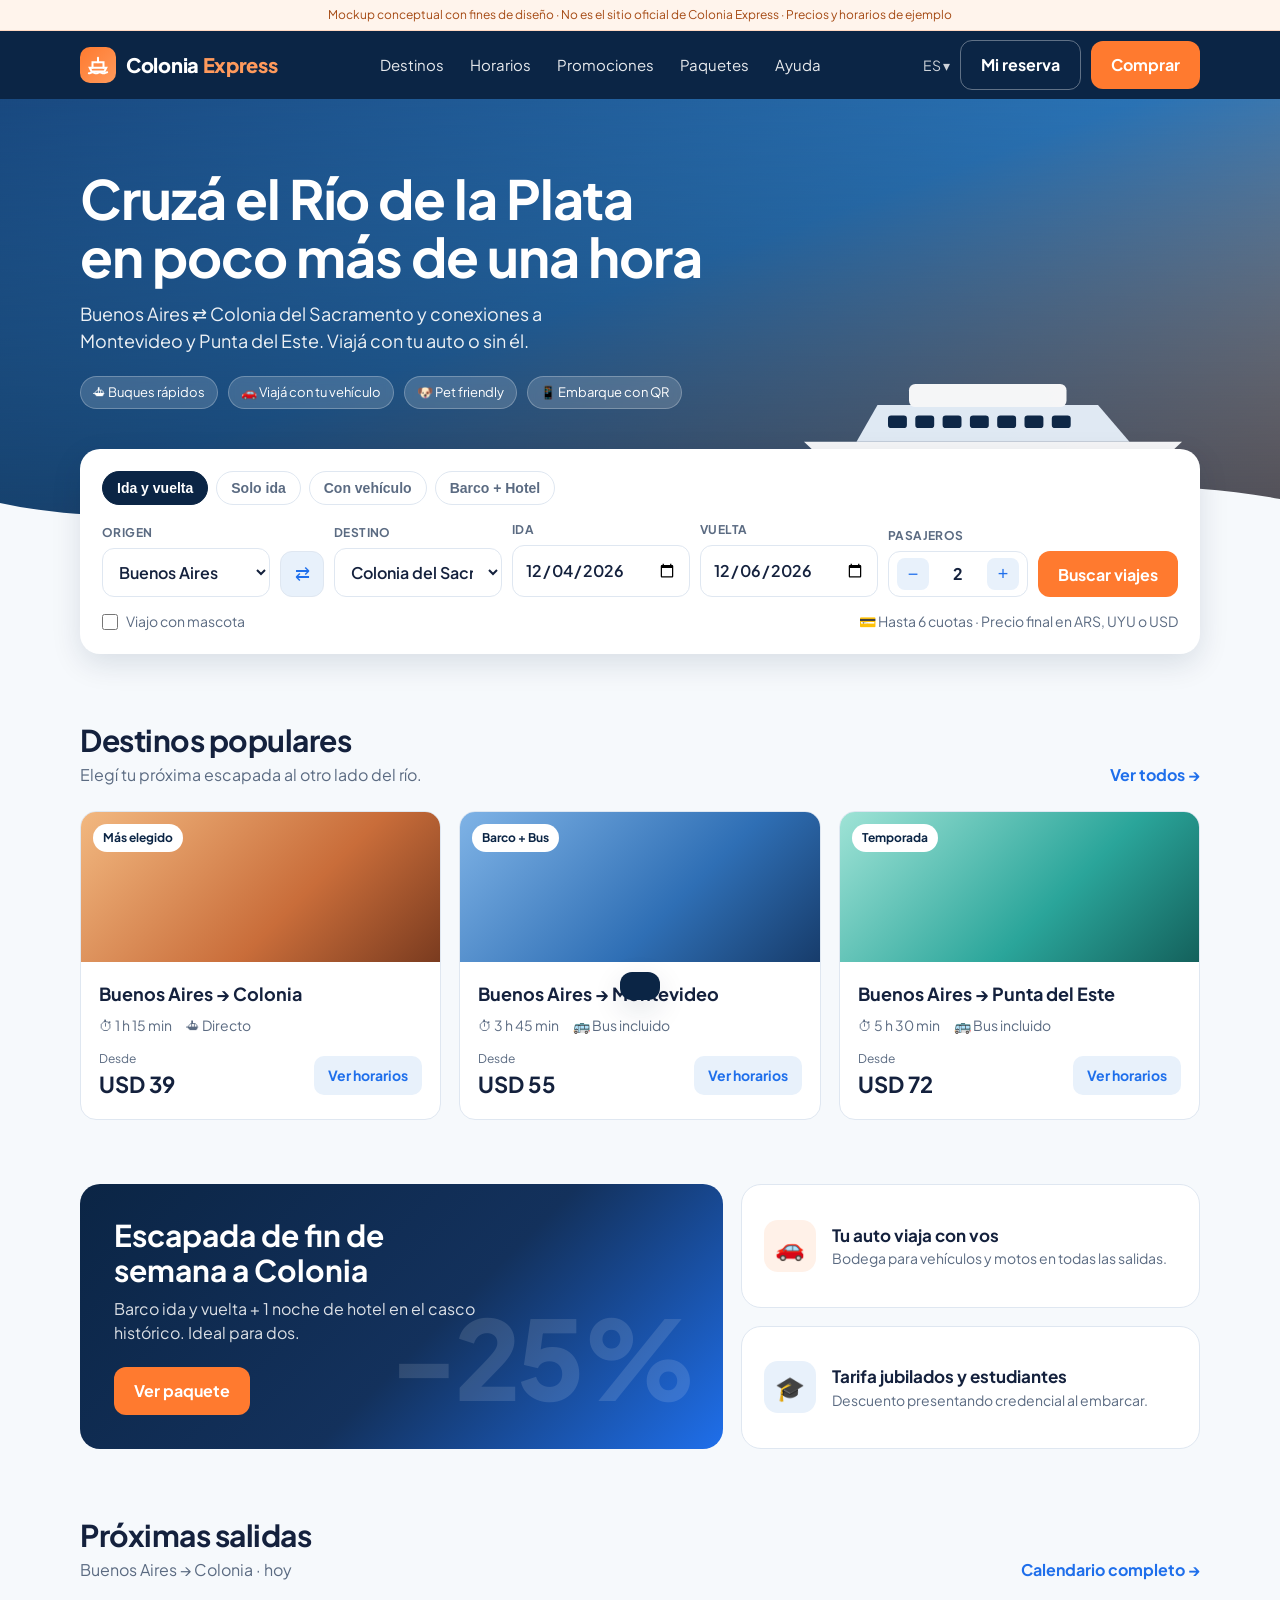
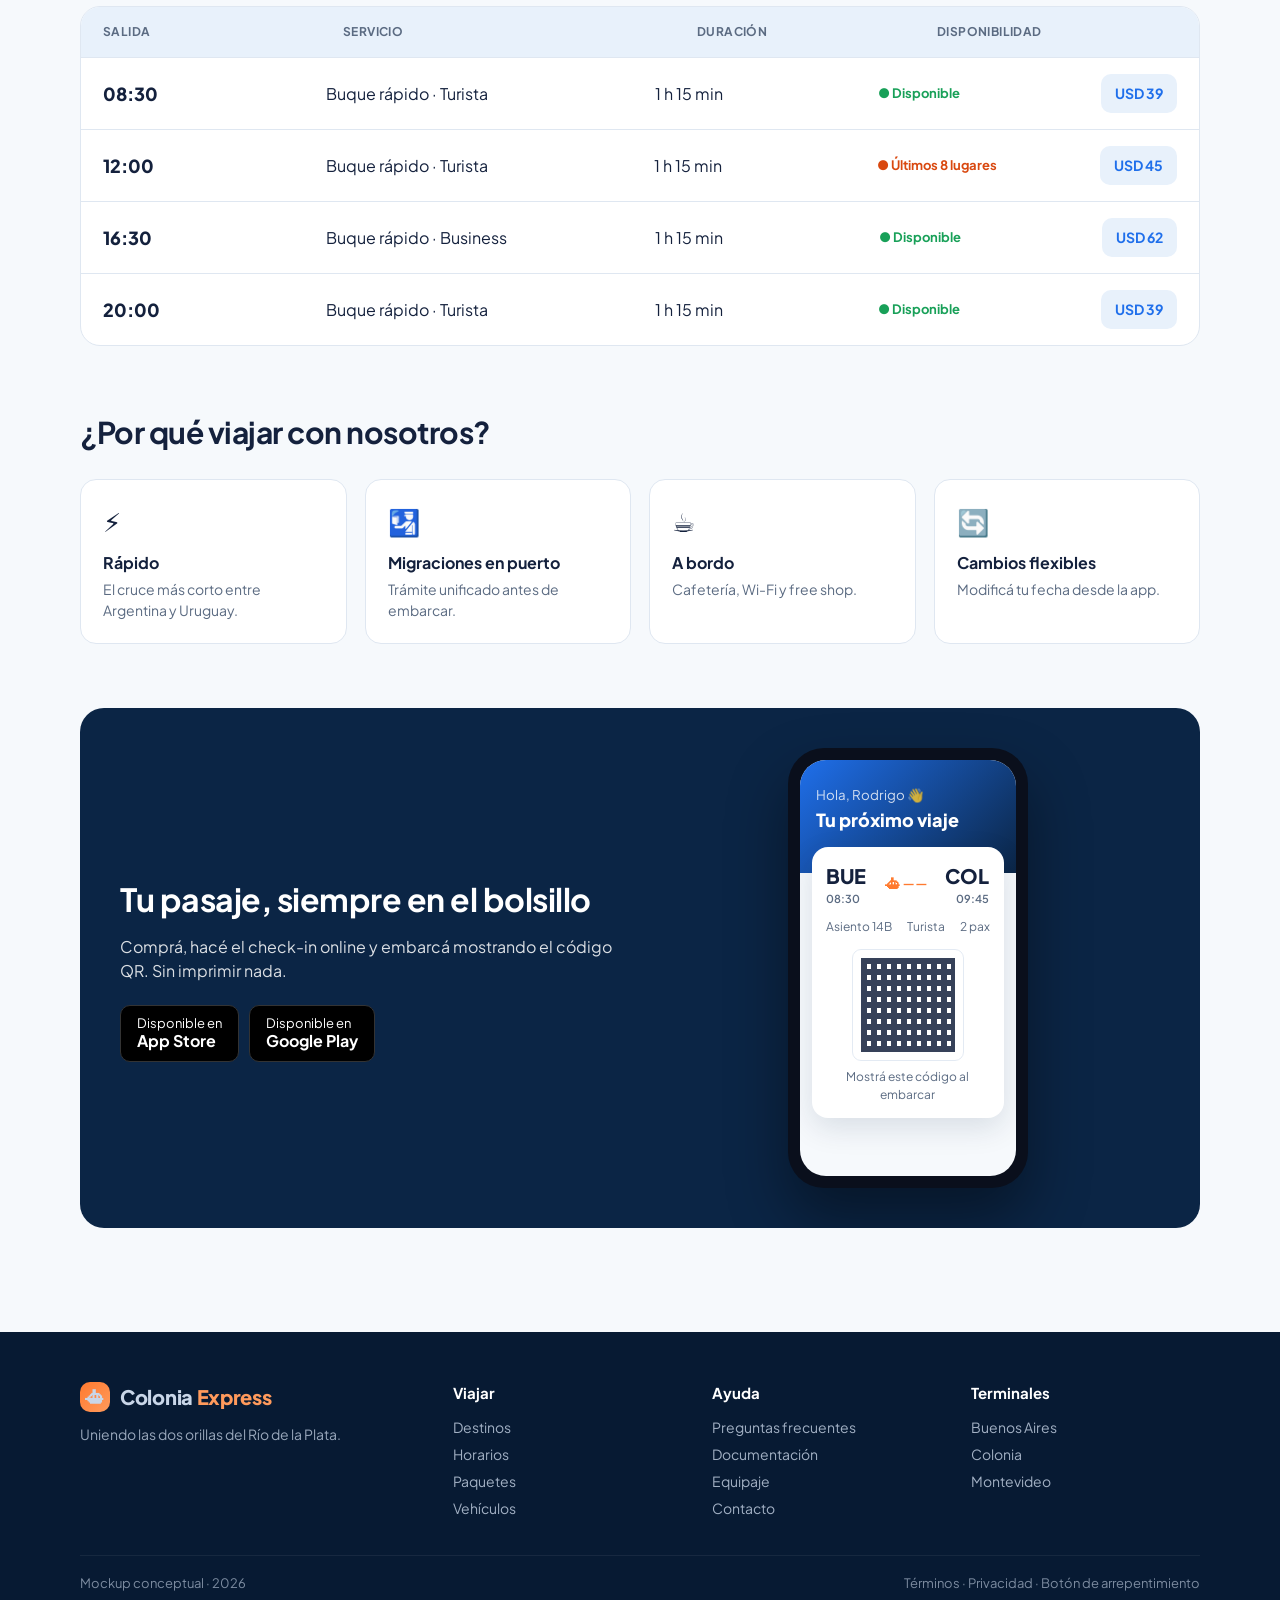
<file: mockups/colonia-express/index.html>
<!doctype html>
<html lang="es">
<head>
<meta charset="utf-8">
<meta name="viewport" content="width=device-width, initial-scale=1">
<title>Colonia Express – Mockup</title>
<link rel="preconnect" href="https://fonts.googleapis.com">
<link href="https://fonts.googleapis.com/css2?family=Plus+Jakarta+Sans:wght@400;500;600;700;800&display=swap" rel="stylesheet">
<style>
  :root{
    --navy:#0b2545; --navy-2:#13315c; --sea:#1f6feb; --sky:#e8f1fb;
    --sun:#ff7a2f; --sun-2:#ff9a5c; --ink:#14213d; --muted:#5b6b82;
    --bg:#f6f9fc; --card:#ffffff; --line:#dfe7f1; --ok:#18a058;
    --radius:16px; --shadow:0 10px 30px rgba(11,37,69,.12);
  }
  *{box-sizing:border-box;margin:0;padding:0}
  body{font-family:"Plus Jakarta Sans",system-ui,sans-serif;color:var(--ink);background:var(--bg);line-height:1.5}
  a{color:inherit;text-decoration:none}
  .wrap{max-width:1160px;margin:0 auto;padding:0 20px}
  .badge-mock{background:#fff4ec;color:#a54a14;font-size:12px;text-align:center;padding:6px 16px;border-bottom:1px solid #ffd9c2}

  /* Header */
  header{background:var(--navy);color:#fff;position:sticky;top:0;z-index:10}
  .nav{display:flex;align-items:center;justify-content:space-between;height:68px;gap:16px}
  .logo{display:flex;align-items:center;gap:10px;font-weight:800;font-size:20px;letter-spacing:-.3px}
  .logo-mark{width:36px;height:36px;border-radius:10px;background:linear-gradient(135deg,var(--sun),var(--sun-2));display:grid;place-items:center}
  .logo span em{font-style:normal;color:var(--sun-2)}
  .menu{display:flex;gap:26px;font-size:15px;opacity:.9}
  .menu a:hover{color:var(--sun-2)}
  .nav-actions{display:flex;gap:10px;align-items:center}
  .btn{border:0;cursor:pointer;font:inherit;font-weight:700;border-radius:12px;padding:12px 20px;transition:.15s}
  .btn-sun{background:var(--sun);color:#fff}
  .btn-sun:hover{background:#f0661a}
  .btn-ghost{background:transparent;color:#fff;border:1px solid rgba(255,255,255,.35)}
  .lang{font-size:14px;opacity:.8}

  /* Hero */
  .hero{position:relative;color:#fff;padding:70px 0 150px;overflow:hidden;
    background:linear-gradient(180deg,rgba(11,37,69,.15),rgba(11,37,69,.75)),
               linear-gradient(160deg,#1b4f8a 0%,#2f80c8 45%,#ffb27a 100%)}
  .hero svg.waves{position:absolute;bottom:0;left:0;width:100%;height:120px}
  .hero h1{font-size:clamp(32px,5vw,54px);line-height:1.08;letter-spacing:-1px;max-width:640px}
  .hero p{font-size:18px;opacity:.92;max-width:520px;margin-top:14px}
  .hero-tags{display:flex;gap:10px;flex-wrap:wrap;margin-top:22px}
  .tag{background:rgba(255,255,255,.16);backdrop-filter:blur(4px);border:1px solid rgba(255,255,255,.25);padding:6px 12px;border-radius:999px;font-size:13px}
  .ship{position:absolute;right:6%;bottom:70px;width:min(420px,40vw);opacity:.95}

  /* Booking */
  .booking{position:relative;margin-top:-110px;z-index:5}
  .book-card{background:var(--card);border-radius:20px;box-shadow:var(--shadow);padding:22px}
  .trip-type{display:flex;gap:8px;margin-bottom:16px;flex-wrap:wrap}
  .chip{border:1px solid var(--line);background:#fff;padding:8px 14px;border-radius:999px;font-weight:600;font-size:14px;cursor:pointer;color:var(--muted)}
  .chip.active{background:var(--navy);border-color:var(--navy);color:#fff}
  .fields{display:grid;grid-template-columns:1.2fr auto 1.2fr 1fr 1fr 1fr auto;gap:10px;align-items:end}
  .field label{display:block;font-size:12px;font-weight:700;color:var(--muted);text-transform:uppercase;letter-spacing:.4px;margin-bottom:6px}
  .field select,.field input{width:100%;font:inherit;font-weight:600;color:var(--ink);border:1px solid var(--line);border-radius:12px;padding:12px;background:#fff}
  .swap{width:44px;height:46px;border-radius:12px;border:1px solid var(--line);background:var(--sky);cursor:pointer;font-size:18px;color:var(--sea)}
  .pax{display:flex;align-items:center;justify-content:space-between;border:1px solid var(--line);border-radius:12px;padding:6px 8px;background:#fff}
  .pax button{width:32px;height:32px;border-radius:8px;border:0;background:var(--sky);color:var(--sea);font-size:18px;cursor:pointer}
  .pax b{min-width:20px;text-align:center}
  .book-foot{display:flex;justify-content:space-between;align-items:center;margin-top:14px;gap:12px;flex-wrap:wrap;font-size:14px;color:var(--muted)}
  .check{display:flex;gap:8px;align-items:center}
  .check input{accent-color:var(--sun);width:16px;height:16px}

  /* Sections */
  section{padding:64px 0}
  .sec-head{display:flex;justify-content:space-between;align-items:end;margin-bottom:24px;gap:16px;flex-wrap:wrap}
  .sec-head h2{font-size:30px;letter-spacing:-.5px}
  .sec-head p{color:var(--muted)}
  .link{color:var(--sea);font-weight:700}

  .routes{display:grid;grid-template-columns:repeat(3,1fr);gap:18px}
  .route{background:var(--card);border-radius:var(--radius);overflow:hidden;border:1px solid var(--line);transition:.2s}
  .route:hover{transform:translateY(-4px);box-shadow:var(--shadow)}
  .route-img{height:150px;position:relative}
  .route-img .pill{position:absolute;top:12px;left:12px;background:#fff;color:var(--navy);font-weight:700;font-size:12px;padding:5px 10px;border-radius:999px}
  .route-body{padding:18px}
  .route-body h3{font-size:18px;display:flex;align-items:center;gap:8px}
  .meta{display:flex;gap:14px;color:var(--muted);font-size:14px;margin:8px 0 14px}
  .price-row{display:flex;justify-content:space-between;align-items:center}
  .price small{display:block;color:var(--muted);font-size:12px}
  .price b{font-size:22px}
  .btn-sm{padding:9px 14px;font-size:14px;border-radius:10px;background:var(--sky);color:var(--sea)}

  .promo{display:grid;grid-template-columns:1.4fr 1fr;gap:18px}
  .promo-main{border-radius:20px;padding:34px;color:#fff;background:linear-gradient(135deg,var(--navy) 0%,var(--navy-2) 55%,#1f6feb 100%);position:relative;overflow:hidden}
  .promo-main h3{font-size:30px;line-height:1.15;max-width:380px}
  .promo-main p{opacity:.85;margin:10px 0 22px;max-width:380px}
  .promo-main .big{position:absolute;right:28px;bottom:10px;font-size:110px;font-weight:800;opacity:.12;letter-spacing:-4px}
  .promo-side{display:grid;gap:18px}
  .mini{border-radius:20px;padding:22px;background:#fff;border:1px solid var(--line);display:flex;gap:16px;align-items:center}
  .mini .ico{width:52px;height:52px;border-radius:14px;display:grid;place-items:center;font-size:24px;flex:none}
  .mini h4{font-size:17px}
  .mini p{color:var(--muted);font-size:14px}

  .features{display:grid;grid-template-columns:repeat(4,1fr);gap:18px}
  .feat{background:#fff;border:1px solid var(--line);border-radius:var(--radius);padding:22px}
  .feat .ico{font-size:26px;margin-bottom:10px}
  .feat h4{font-size:16px;margin-bottom:4px}
  .feat p{color:var(--muted);font-size:14px}

  .schedule{background:#fff;border:1px solid var(--line);border-radius:20px;overflow:hidden}
  .schedule-row{display:grid;grid-template-columns:1fr 1.5fr 1fr 1fr auto;gap:12px;align-items:center;padding:16px 22px;border-top:1px solid var(--line)}
  .schedule-row:first-child{border-top:0;background:var(--sky);font-size:12px;font-weight:700;text-transform:uppercase;color:var(--muted);letter-spacing:.4px}
  .time{font-weight:800;font-size:18px}
  .seats{font-size:13px;font-weight:700}
  .seats.ok{color:var(--ok)} .seats.low{color:#d9480f}

  .app{display:grid;grid-template-columns:1fr 1fr;gap:30px;align-items:center;background:var(--navy);color:#fff;border-radius:24px;padding:40px;overflow:hidden}
  .app h2{font-size:32px;letter-spacing:-.5px}
  .app p{opacity:.85;margin:12px 0 22px}
  .stores{display:flex;gap:10px;flex-wrap:wrap}
  .store{background:#000;border-radius:10px;padding:10px 16px;font-size:13px;line-height:1.2;border:1px solid #333}
  .store b{display:block;font-size:16px}
  .phone{width:240px;height:440px;margin:0 auto;border-radius:36px;background:#0a0f1c;padding:12px;box-shadow:0 30px 60px rgba(0,0,0,.4)}
  .screen{width:100%;height:100%;border-radius:26px;background:var(--bg);overflow:hidden;color:var(--ink)}
  .screen-top{background:linear-gradient(135deg,var(--sea),var(--navy));color:#fff;padding:22px 16px 40px}
  .screen-top small{opacity:.8}
  .ticket{background:#fff;margin:-26px 12px 0;border-radius:16px;padding:14px;box-shadow:var(--shadow)}
  .ticket-route{display:flex;justify-content:space-between;align-items:center;font-weight:800;font-size:20px}
  .ticket-route span{font-size:11px;color:var(--muted);display:block;font-weight:600}
  .qr{margin:14px auto 0;width:110px;height:110px;background:
      repeating-linear-gradient(90deg,#14213d 0 6px,transparent 6px 10px),
      repeating-linear-gradient(0deg,#14213d 0 6px,transparent 6px 11px);
      border:8px solid #fff;outline:1px solid var(--line);border-radius:8px;opacity:.85}

  footer{background:#071a33;color:#c9d6e8;padding:50px 0 24px;margin-top:40px}
  .foot{display:grid;grid-template-columns:1.5fr repeat(3,1fr);gap:30px}
  .foot h5{color:#fff;font-size:15px;margin-bottom:12px}
  .foot li{list-style:none;margin:6px 0;font-size:14px;opacity:.8}
  .copy{border-top:1px solid rgba(255,255,255,.1);margin-top:30px;padding-top:18px;font-size:13px;opacity:.6;display:flex;justify-content:space-between;flex-wrap:wrap;gap:8px}

  .toast{position:fixed;bottom:20px;left:50%;transform:translateX(-50%) translateY(120px);background:var(--navy);color:#fff;padding:14px 20px;border-radius:12px;box-shadow:var(--shadow);transition:.3s;font-weight:600;z-index:50;max-width:calc(100% - 32px)}
  .toast.show{transform:translateX(-50%) translateY(0)}

  @media (max-width:980px){
    .fields{grid-template-columns:1fr auto 1fr;}
    .fields .f-date,.fields .f-pax{grid-column:span 1}
    .fields .f-btn{grid-column:1/-1}
    .routes{grid-template-columns:1fr 1fr}
    .features{grid-template-columns:1fr 1fr}
    .promo,.app{grid-template-columns:1fr}
    .menu{display:none}
    .ship{display:none}
  }
  @media (max-width:640px){
    .wrap{padding:0 16px}
    .fields{grid-template-columns:1fr}
    .swap{width:100%;height:38px}
    .routes,.features{grid-template-columns:1fr}
    .schedule-row{grid-template-columns:1fr 1fr;row-gap:4px}
    .schedule-row:first-child{display:none}
    .foot{grid-template-columns:1fr 1fr}
    .nav-actions .btn-ghost,.lang{display:none}
    .app{padding:28px}
  }
</style>
</head>
<body>

<div class="badge-mock">Mockup conceptual con fines de diseño · No es el sitio oficial de Colonia Express · Precios y horarios de ejemplo</div>

<header>
  <div class="wrap nav">
    <a class="logo" href="#">
      <div class="logo-mark">
        <svg width="22" height="22" viewBox="0 0 24 24" fill="none" stroke="#fff" stroke-width="2.2" stroke-linecap="round"><path d="M3 15l2 4h14l2-4H3z"/><path d="M6 15V9h12v6"/><path d="M12 9V4"/><path d="M2 21c2 0 2-1 4-1s2 1 4 1 2-1 4-1 2 1 4 1 2-1 4-1"/></svg>
      </div>
      <span>Colonia <em>Express</em></span>
    </a>
    <nav class="menu">
      <a href="#rutas">Destinos</a>
      <a href="#horarios">Horarios</a>
      <a href="#promos">Promociones</a>
      <a href="#">Paquetes</a>
      <a href="#">Ayuda</a>
    </nav>
    <div class="nav-actions">
      <span class="lang">ES ▾</span>
      <button class="btn btn-ghost">Mi reserva</button>
      <button class="btn btn-sun" onclick="document.getElementById('buscar').scrollIntoView({behavior:'smooth'})">Comprar</button>
    </div>
  </div>
</header>

<div class="hero">
  <div class="wrap">
    <h1>Cruzá el Río de la Plata<br>en poco más de una hora</h1>
    <p>Buenos Aires ⇄ Colonia del Sacramento y conexiones a Montevideo y Punta del Este. Viajá con tu auto o sin él.</p>
    <div class="hero-tags">
      <span class="tag">⛴ Buques rápidos</span>
      <span class="tag">🚗 Viajá con tu vehículo</span>
      <span class="tag">🐶 Pet friendly</span>
      <span class="tag">📱 Embarque con QR</span>
    </div>
  </div>
  <svg class="ship" viewBox="0 0 400 140" fill="none">
    <path d="M20 95 L380 95 L345 128 L55 128 Z" fill="#fff"/>
    <path d="M70 95 L90 60 L300 60 L330 95 Z" fill="#e8f1fb"/>
    <rect x="120" y="40" width="150" height="22" rx="6" fill="#fff"/>
    <g fill="#0b2545">
      <rect x="100" y="70" width="18" height="12" rx="3"/><rect x="126" y="70" width="18" height="12" rx="3"/>
      <rect x="152" y="70" width="18" height="12" rx="3"/><rect x="178" y="70" width="18" height="12" rx="3"/>
      <rect x="204" y="70" width="18" height="12" rx="3"/><rect x="230" y="70" width="18" height="12" rx="3"/>
      <rect x="256" y="70" width="18" height="12" rx="3"/>
    </g>
    <path d="M30 110 L370 110" stroke="#ff7a2f" stroke-width="5"/>
  </svg>
  <svg class="waves" viewBox="0 0 1440 120" preserveAspectRatio="none">
    <path d="M0,64 C240,110 480,10 720,50 C960,90 1200,20 1440,60 L1440,120 L0,120 Z" fill="#f6f9fc"/>
  </svg>
</div>

<!-- Buscador -->
<div class="wrap booking" id="buscar">
  <div class="book-card">
    <div class="trip-type" id="tripType">
      <button class="chip active" data-type="ida-vuelta">Ida y vuelta</button>
      <button class="chip" data-type="ida">Solo ida</button>
      <button class="chip" data-type="auto">Con vehículo</button>
      <button class="chip" data-type="paquete">Barco + Hotel</button>
    </div>
    <div class="fields">
      <div class="field">
        <label for="origen">Origen</label>
        <select id="origen">
          <option>Buenos Aires</option>
          <option>Colonia del Sacramento</option>
          <option>Montevideo</option>
          <option>Punta del Este</option>
        </select>
      </div>
      <button class="swap" id="swap" title="Invertir">⇄</button>
      <div class="field">
        <label for="destino">Destino</label>
        <select id="destino">
          <option>Colonia del Sacramento</option>
          <option>Buenos Aires</option>
          <option>Montevideo</option>
          <option>Punta del Este</option>
        </select>
      </div>
      <div class="field f-date">
        <label for="ida">Ida</label>
        <input type="date" id="ida">
      </div>
      <div class="field f-date" id="vueltaField">
        <label for="vuelta">Vuelta</label>
        <input type="date" id="vuelta">
      </div>
      <div class="field f-pax">
        <label>Pasajeros</label>
        <div class="pax">
          <button type="button" id="paxMinus">−</button><b id="paxN">2</b><button type="button" id="paxPlus">+</button>
        </div>
      </div>
      <div class="field f-btn">
        <label>&nbsp;</label>
        <button class="btn btn-sun" id="search" style="width:100%;height:46px">Buscar viajes</button>
      </div>
    </div>
    <div class="book-foot">
      <label class="check"><input type="checkbox"> Viajo con mascota</label>
      <span>💳 Hasta 6 cuotas · Precio final en ARS, UYU o USD</span>
    </div>
  </div>
</div>

<!-- Rutas -->
<section id="rutas">
  <div class="wrap">
    <div class="sec-head">
      <div><h2>Destinos populares</h2><p>Elegí tu próxima escapada al otro lado del río.</p></div>
      <a class="link" href="#">Ver todos →</a>
    </div>
    <div class="routes">
      <article class="route">
        <div class="route-img" style="background:linear-gradient(135deg,#f2b880,#c96d3a 60%,#7a3b1f)"><span class="pill">Más elegido</span></div>
        <div class="route-body">
          <h3>Buenos Aires → Colonia</h3>
          <div class="meta"><span>⏱ 1 h 15 min</span><span>⛴ Directo</span></div>
          <div class="price-row">
            <div class="price"><small>Desde</small><b>USD 39</b></div>
            <button class="btn btn-sm">Ver horarios</button>
          </div>
        </div>
      </article>
      <article class="route">
        <div class="route-img" style="background:linear-gradient(135deg,#7fb3e6,#2f6fb5 60%,#173c6b)"><span class="pill">Barco + Bus</span></div>
        <div class="route-body">
          <h3>Buenos Aires → Montevideo</h3>
          <div class="meta"><span>⏱ 3 h 45 min</span><span>🚌 Bus incluido</span></div>
          <div class="price-row">
            <div class="price"><small>Desde</small><b>USD 55</b></div>
            <button class="btn btn-sm">Ver horarios</button>
          </div>
        </div>
      </article>
      <article class="route">
        <div class="route-img" style="background:linear-gradient(135deg,#9fe3d6,#2aa59a 60%,#14615c)"><span class="pill">Temporada</span></div>
        <div class="route-body">
          <h3>Buenos Aires → Punta del Este</h3>
          <div class="meta"><span>⏱ 5 h 30 min</span><span>🚌 Bus incluido</span></div>
          <div class="price-row">
            <div class="price"><small>Desde</small><b>USD 72</b></div>
            <button class="btn btn-sm">Ver horarios</button>
          </div>
        </div>
      </article>
    </div>
  </div>
</section>

<!-- Promos -->
<section id="promos" style="padding-top:0">
  <div class="wrap">
    <div class="promo">
      <div class="promo-main">
        <h3>Escapada de fin de semana a Colonia</h3>
        <p>Barco ida y vuelta + 1 noche de hotel en el casco histórico. Ideal para dos.</p>
        <button class="btn btn-sun">Ver paquete</button>
        <div class="big">-25%</div>
      </div>
      <div class="promo-side">
        <div class="mini">
          <div class="ico" style="background:#fff1e8">🚗</div>
          <div><h4>Tu auto viaja con vos</h4><p>Bodega para vehículos y motos en todas las salidas.</p></div>
        </div>
        <div class="mini">
          <div class="ico" style="background:#e8f1fb">🎓</div>
          <div><h4>Tarifa jubilados y estudiantes</h4><p>Descuento presentando credencial al embarcar.</p></div>
        </div>
      </div>
    </div>
  </div>
</section>

<!-- Horarios -->
<section id="horarios" style="padding-top:0">
  <div class="wrap">
    <div class="sec-head">
      <div><h2>Próximas salidas</h2><p>Buenos Aires → Colonia · hoy</p></div>
      <a class="link" href="#">Calendario completo →</a>
    </div>
    <div class="schedule">
      <div class="schedule-row"><span>Salida</span><span>Servicio</span><span>Duración</span><span>Disponibilidad</span><span></span></div>
      <div class="schedule-row"><span class="time">08:30</span><span>Buque rápido · Turista</span><span>1 h 15 min</span><span class="seats ok">● Disponible</span><button class="btn btn-sm">USD 39</button></div>
      <div class="schedule-row"><span class="time">12:00</span><span>Buque rápido · Turista</span><span>1 h 15 min</span><span class="seats low">● Últimos 8 lugares</span><button class="btn btn-sm">USD 45</button></div>
      <div class="schedule-row"><span class="time">16:30</span><span>Buque rápido · Business</span><span>1 h 15 min</span><span class="seats ok">● Disponible</span><button class="btn btn-sm">USD 62</button></div>
      <div class="schedule-row"><span class="time">20:00</span><span>Buque rápido · Turista</span><span>1 h 15 min</span><span class="seats ok">● Disponible</span><button class="btn btn-sm">USD 39</button></div>
    </div>
  </div>
</section>

<!-- Beneficios -->
<section style="padding-top:0">
  <div class="wrap">
    <div class="sec-head"><div><h2>¿Por qué viajar con nosotros?</h2></div></div>
    <div class="features">
      <div class="feat"><div class="ico">⚡</div><h4>Rápido</h4><p>El cruce más corto entre Argentina y Uruguay.</p></div>
      <div class="feat"><div class="ico">🛂</div><h4>Migraciones en puerto</h4><p>Trámite unificado antes de embarcar.</p></div>
      <div class="feat"><div class="ico">☕</div><h4>A bordo</h4><p>Cafetería, Wi-Fi y free shop.</p></div>
      <div class="feat"><div class="ico">🔄</div><h4>Cambios flexibles</h4><p>Modificá tu fecha desde la app.</p></div>
    </div>
  </div>
</section>

<!-- App -->
<section style="padding-top:0">
  <div class="wrap">
    <div class="app">
      <div>
        <h2>Tu pasaje, siempre en el bolsillo</h2>
        <p>Comprá, hacé el check-in online y embarcá mostrando el código QR. Sin imprimir nada.</p>
        <div class="stores">
          <div class="store">Disponible en<b>App Store</b></div>
          <div class="store">Disponible en<b>Google Play</b></div>
        </div>
      </div>
      <div class="phone">
        <div class="screen">
          <div class="screen-top"><small>Hola, Rodrigo 👋</small><div style="font-weight:800;font-size:18px">Tu próximo viaje</div></div>
          <div class="ticket">
            <div class="ticket-route">
              <div>BUE<span>08:30</span></div>
              <div style="font-size:16px;color:var(--sun)">⛴ ─ ─</div>
              <div style="text-align:right">COL<span>09:45</span></div>
            </div>
            <div style="display:flex;justify-content:space-between;font-size:12px;color:var(--muted);margin-top:10px">
              <span>Asiento 14B</span><span>Turista</span><span>2 pax</span>
            </div>
            <div class="qr"></div>
            <div style="text-align:center;font-size:12px;color:var(--muted);margin-top:8px">Mostrá este código al embarcar</div>
          </div>
        </div>
      </div>
    </div>
  </div>
</section>

<footer>
  <div class="wrap">
    <div class="foot">
      <div>
        <div class="logo" style="margin-bottom:12px"><div class="logo-mark" style="width:30px;height:30px">⛴</div><span>Colonia <em>Express</em></span></div>
        <p style="font-size:14px;opacity:.75;max-width:280px">Uniendo las dos orillas del Río de la Plata.</p>
      </div>
      <div><h5>Viajar</h5><ul><li>Destinos</li><li>Horarios</li><li>Paquetes</li><li>Vehículos</li></ul></div>
      <div><h5>Ayuda</h5><ul><li>Preguntas frecuentes</li><li>Documentación</li><li>Equipaje</li><li>Contacto</li></ul></div>
      <div><h5>Terminales</h5><ul><li>Buenos Aires</li><li>Colonia</li><li>Montevideo</li></ul></div>
    </div>
    <div class="copy"><span>Mockup conceptual · 2026</span><span>Términos · Privacidad · Botón de arrepentimiento</span></div>
  </div>
</footer>

<div class="toast" id="toast"></div>

<script>
  const $ = id => document.getElementById(id);

  // Fechas por defecto: hoy y +2 días
  const fmt = d => d.toISOString().slice(0,10);
  const hoy = new Date(); const vuelta = new Date(Date.now() + 2*864e5);
  $('ida').value = fmt(hoy); $('ida').min = fmt(hoy);
  $('vuelta').value = fmt(vuelta); $('vuelta').min = fmt(hoy);

  // Tipo de viaje
  $('tripType').addEventListener('click', e => {
    const b = e.target.closest('.chip'); if (!b) return;
    document.querySelectorAll('#tripType .chip').forEach(c => c.classList.remove('active'));
    b.classList.add('active');
    $('vueltaField').style.visibility = b.dataset.type === 'ida' ? 'hidden' : 'visible';
  });

  // Invertir origen/destino
  $('swap').onclick = () => { const o = $('origen').value; $('origen').value = $('destino').value; $('destino').value = o; };

  // Pasajeros (1–9)
  let pax = 2;
  const setPax = n => { pax = Math.min(9, Math.max(1, n)); $('paxN').textContent = pax; };
  $('paxMinus').onclick = () => setPax(pax - 1);
  $('paxPlus').onclick = () => setPax(pax + 1);

  // Buscar (simulado)
  function toast(msg){ const t = $('toast'); t.textContent = msg; t.classList.add('show'); clearTimeout(t._h); t._h = setTimeout(() => t.classList.remove('show'), 3000); }
  $('search').onclick = () => {
    if ($('origen').value === $('destino').value) return toast('⚠️ El origen y el destino no pueden ser iguales');
    toast(`🔎 Buscando ${$('origen').value} → ${$('destino').value} · ${pax} pasajero${pax>1?'s':''}`);
  };
</script>
</body>
</html>
</file>
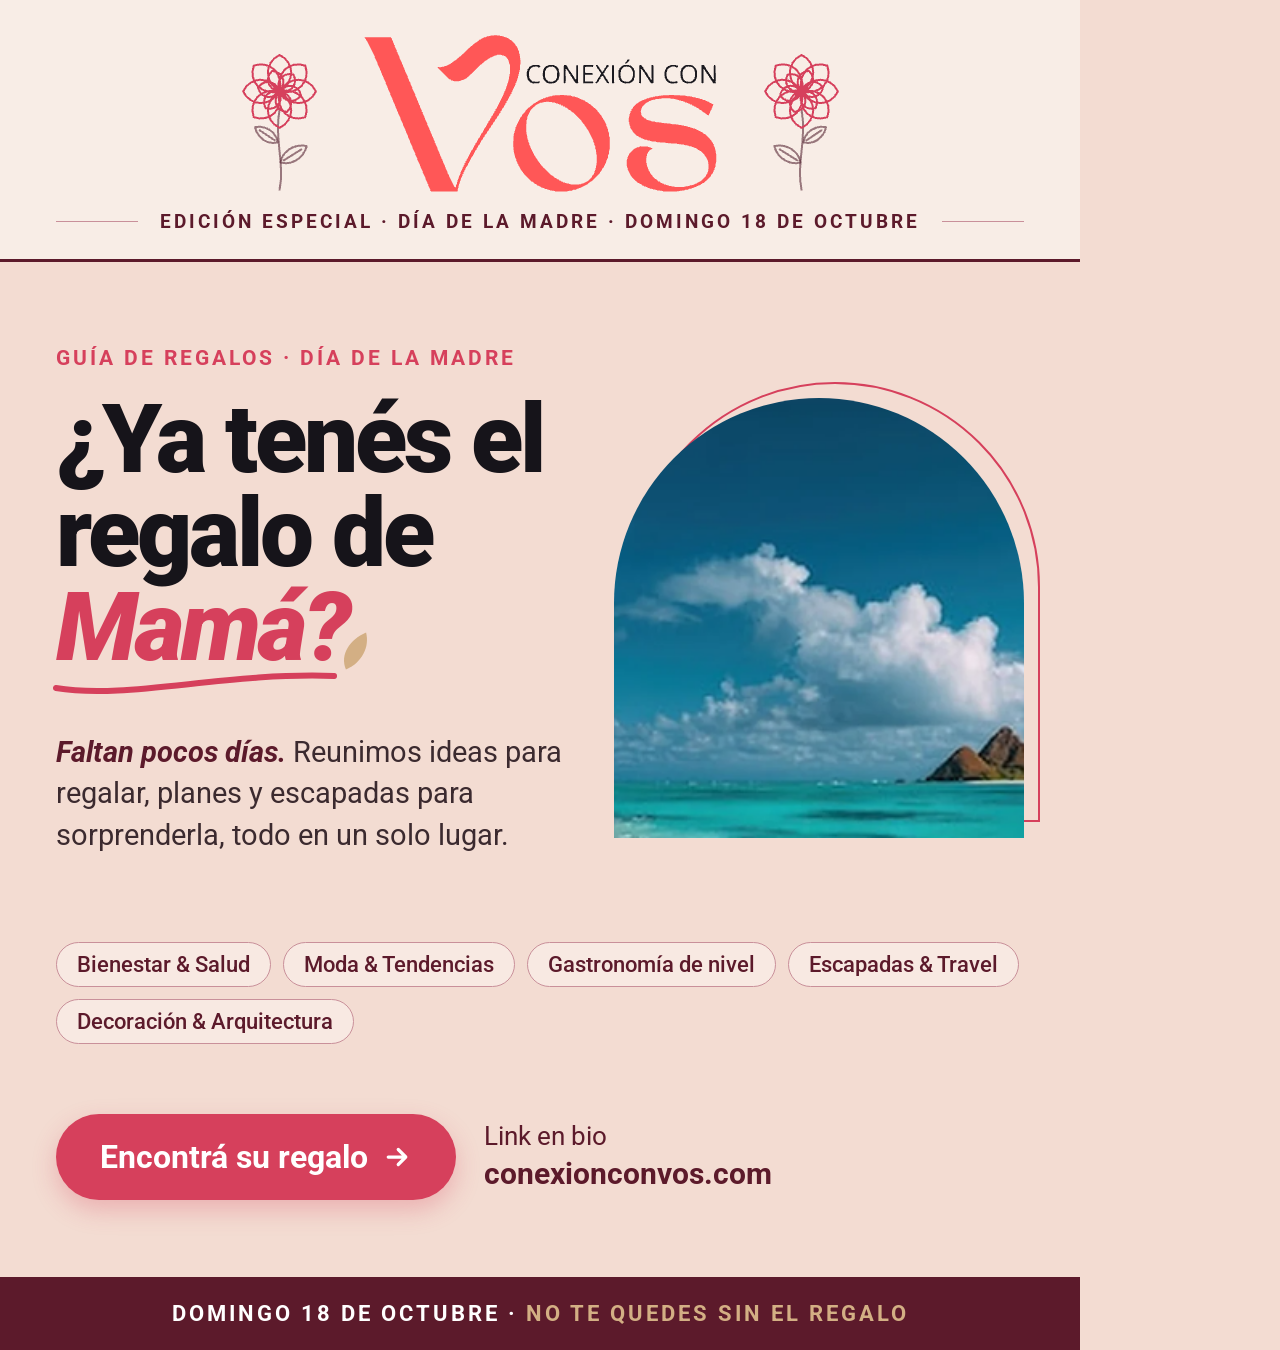
<file: flyers/flyer-comercial.html>
<!doctype html><html lang="es"><head><meta charset="utf-8"><title>Flyer Comercial</title><link rel="stylesheet" href="flyer.css"></head><body>
<header><img class="logo" src="assets/logo.png" alt="Conexión con Vos"><div class="rule"><span>EDICIÓN ESPECIAL · DÍA DE LA MADRE · DOMINGO 18 DE OCTUBRE</span></div></header>
<main><div class="kicker">Guía de regalos · Día de la Madre</div>
<div class="hero"><div><h1 class="q">¿Ya tenés el regalo de <em>Mamá?<svg class="swash" viewBox="0 0 300 30" preserveAspectRatio="none"><path d="M4 20 C80 32 180 4 296 8" stroke="#D6405C" stroke-width="6" fill="none" stroke-linecap="round"/></svg><svg class="petal" style="right:-30px;bottom:18px;transform:rotate(-30deg)" viewBox="0 0 44 30"><path d="M4 26 C6 10 22 2 40 4 C36 18 22 28 4 26Z" fill="#D3AF84"/></svg></em></h1><p class="lead"><b>Faltan pocos días.</b> Reunimos ideas para regalar, planes y escapadas para sorprenderla, todo en un solo lugar.</p></div><div class="arch"><div class="frame"></div><img src="assets/foto-arco.png" alt=""></div></div>
<div class="chips"><span>Bienestar &amp; Salud</span><span>Moda &amp; Tendencias</span><span>Gastronomía de nivel</span><span>Escapadas &amp; Travel</span><span>Decoración &amp; Arquitectura</span></div>
<div class="cta"><span class="btn">Encontrá su regalo<svg width="30" height="30" viewBox="0 0 24 24" fill="none" stroke="#fff" stroke-width="2.6" stroke-linecap="round" stroke-linejoin="round"><path d="M5 12h14M13 6l6 6-6 6"/></svg></span><div class="url">Link en bio<b>conexionconvos.com</b></div></div></main><div class="strip">Domingo 18 de octubre · <i>No te quedes sin el regalo</i></div></body></html>
</file>
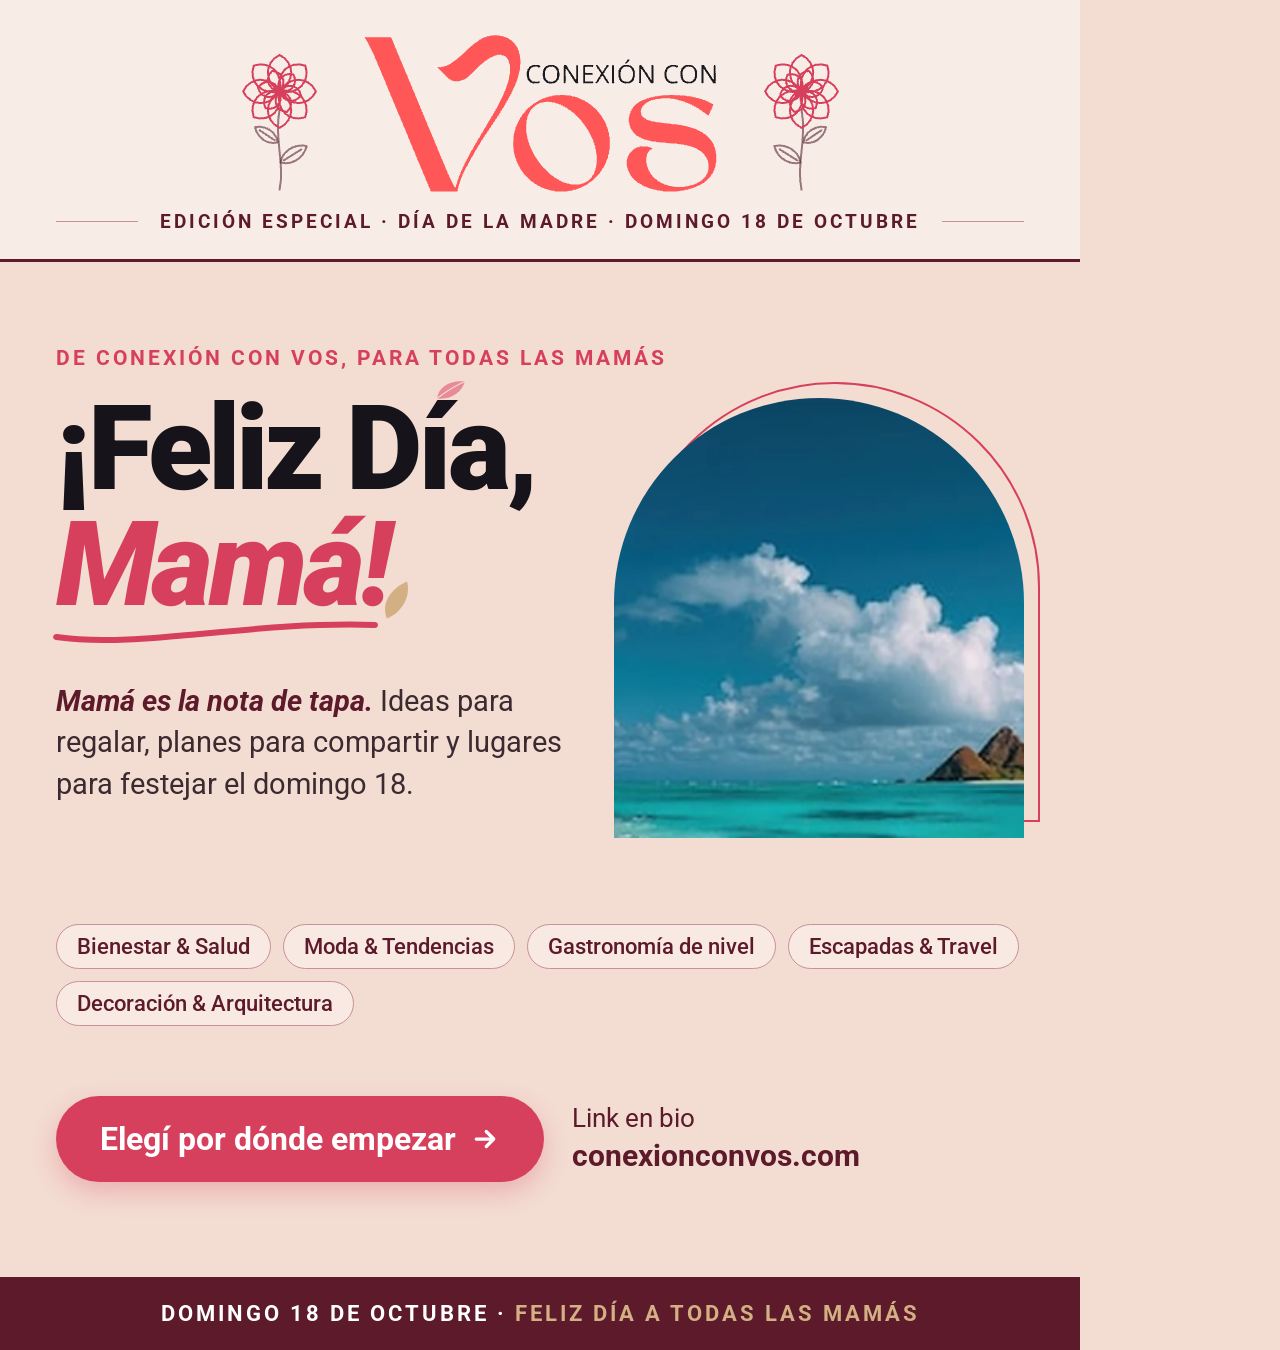
<file: flyers/flyer-emocional.html>
<!doctype html><html lang="es"><head><meta charset="utf-8"><title>Flyer Emocional</title><link rel="stylesheet" href="flyer.css"></head><body>
<header><img class="logo" src="assets/logo.png" alt="Conexión con Vos"><div class="rule"><span>EDICIÓN ESPECIAL · DÍA DE LA MADRE · DOMINGO 18 DE OCTUBRE</span></div></header>
<main><div class="kicker">De Conexión con Vos, para todas las mamás</div>
<div class="hero"><div><h1>¡Feliz D<span style="position:relative">í<svg class="petal" style="left:16px;top:-2px;width:34px;height:24px" viewBox="0 0 44 30"><path d="M4 26 C6 10 22 2 40 4 C36 18 22 28 4 26Z" fill="#E98A98"/><path d="M4 26 C14 18 26 10 40 4" stroke="#F3DCD2" stroke-width="1.5" fill="none"/></svg></span>a,<br><em>Mamá!<svg class="swash" viewBox="0 0 300 30" preserveAspectRatio="none"><path d="M4 20 C80 32 180 4 296 8" stroke="#D6405C" stroke-width="6" fill="none" stroke-linecap="round"/></svg><svg class="petal" style="right:-30px;bottom:18px;transform:rotate(-30deg)" viewBox="0 0 44 30"><path d="M4 26 C6 10 22 2 40 4 C36 18 22 28 4 26Z" fill="#D3AF84"/></svg></em></h1><p class="lead"><b>Mamá es la nota de tapa.</b> Ideas para regalar, planes para compartir y lugares para festejar el domingo 18.</p></div><div class="arch"><div class="frame"></div><img src="assets/foto-arco.png" alt=""></div></div>
<div class="chips"><span>Bienestar &amp; Salud</span><span>Moda &amp; Tendencias</span><span>Gastronomía de nivel</span><span>Escapadas &amp; Travel</span><span>Decoración &amp; Arquitectura</span></div>
<div class="cta"><span class="btn">Elegí por dónde empezar<svg width="30" height="30" viewBox="0 0 24 24" fill="none" stroke="#fff" stroke-width="2.6" stroke-linecap="round" stroke-linejoin="round"><path d="M5 12h14M13 6l6 6-6 6"/></svg></span><div class="url">Link en bio<b>conexionconvos.com</b></div></div></main><div class="strip">Domingo 18 de octubre · <i>Feliz día a todas las mamás</i></div></body></html>
</file>
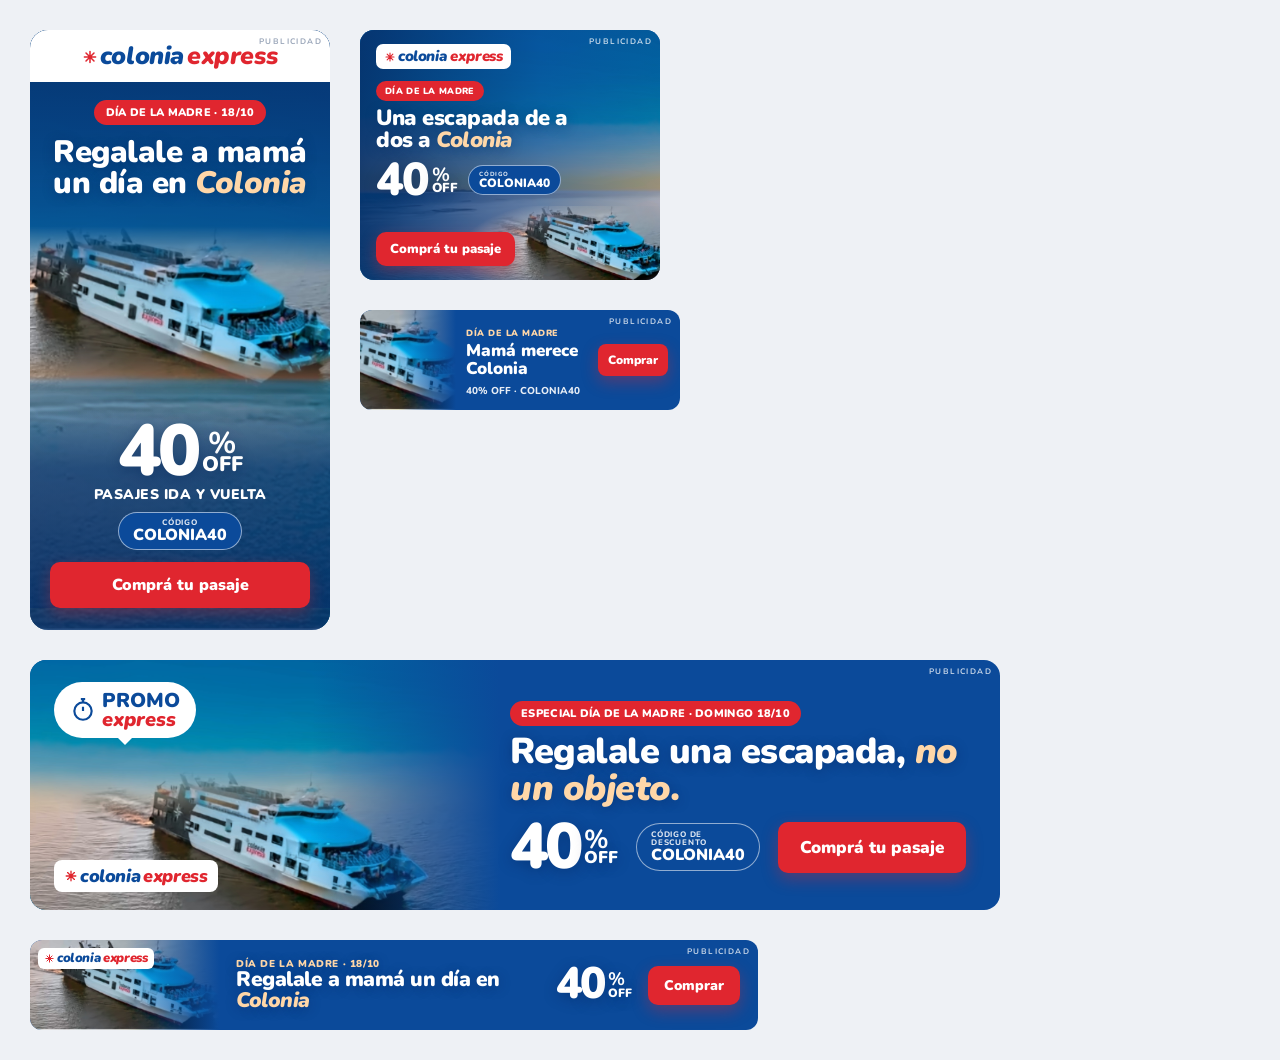
<file: mockups/colonia-express/banners.html>
<!doctype html>
<html lang="es">
<head>
<meta charset="utf-8">
<title>Banners Colonia Express</title>
<link href="https://fonts.googleapis.com/css2?family=Nunito:ital,wght@0,600;0,700;0,800;0,900;1,800;1,900&display=swap" rel="stylesheet">
<style>
  :root{ --azul:#0b4a9a; --azul-osc:#06306b; --rojo:#e0262f; --cielo:#cde2f9; }
  *{box-sizing:border-box;margin:0;padding:0}
  body{font-family:Nunito,sans-serif;background:#eef1f5;padding:30px;display:flex;flex-wrap:wrap;gap:30px;align-items:flex-start}
  .ad{position:relative;overflow:hidden;color:#fff;background:var(--azul)}
  .pub{position:absolute;top:6px;right:8px;font-size:8px;letter-spacing:1.4px;font-weight:700;opacity:.75;z-index:5}
  .bg{position:absolute;inset:0;background-size:cover;background-position:center}
  .shade{position:absolute;inset:0}
  .z{position:relative;z-index:3}

  /* Logo (wordmark) */
  .logo{display:inline-flex;align-items:center;gap:3px;font-weight:900;font-style:italic;letter-spacing:-.4px;line-height:1}
  .logo .c{color:var(--azul)} .logo .e{color:var(--rojo)}
  .logo.neg .c{color:#fff}
  .logo svg{flex:none}

  /* Piezas de promo con el estilo de su hero */
  .kicker{display:inline-block;background:var(--rojo);color:#fff;font-weight:900;border-radius:999px;text-transform:uppercase;letter-spacing:.3px}
  .bubble{position:relative;display:inline-flex;align-items:center;gap:6px;background:#fff;border-radius:999px;color:var(--azul);font-weight:900;line-height:.95}
  .bubble:after{content:"";position:absolute;left:50%;bottom:-7px;transform:translateX(-50%);border:8px solid transparent;border-top-color:#fff;border-bottom:0}
  .bubble i{font-style:italic;color:var(--rojo);display:block}
  .off{display:flex;align-items:center;font-weight:900;line-height:.8;text-shadow:0 3px 14px rgba(0,30,80,.35)}
  .off .n{letter-spacing:-3px}
  .off .p{display:flex;flex-direction:column;line-height:.85;margin-left:4px}
  .code{display:inline-flex;align-items:center;gap:7px;background:var(--azul);border:1.5px solid rgba(255,255,255,.55);border-radius:999px;font-weight:900;line-height:1}
  .code small{display:block;font-size:.5em;letter-spacing:.8px;opacity:.85;font-weight:800}
  .cta{display:inline-block;background:var(--rojo);color:#fff;font-weight:900;border-radius:10px;text-align:center;box-shadow:0 6px 16px rgba(224,38,47,.35)}
  h2{font-weight:900;line-height:1.02;letter-spacing:-.5px;text-shadow:0 2px 12px rgba(0,30,80,.35)}
  h2 em{font-style:italic;color:#ffd7a8}

  /* ============ 300x600 · lateral ============ */
  #half{width:300px;height:600px;border-radius:18px}
  #half .bg{background-image:url(assets/rio-der.jpg);background-position:center 30%}
  #half .shade{background:linear-gradient(180deg,rgba(6,48,107,.92) 0%,rgba(11,74,154,.55) 38%,rgba(0,0,0,0) 60%,rgba(6,48,107,.85) 100%)}
  #half .top{background:#fff;padding:14px 0 12px;text-align:center}
  #half .top .logo{font-size:25px}
  #half .body{padding:18px 20px 0;text-align:center}
  #half .kicker{font-size:11px;padding:5px 12px}
  #half h2{font-size:31px;margin-top:12px}
  #half .ship{position:absolute;left:-40px;right:-40px;top:196px;height:170px;background:url(assets/barco.jpg) center/cover;
              -webkit-mask-image:linear-gradient(180deg,transparent 0,#000 28%,#000 72%,transparent 100%);mask-image:linear-gradient(180deg,transparent 0,#000 28%,#000 72%,transparent 100%)}
  #half .promo{position:absolute;left:0;right:0;bottom:22px;text-align:center}
  #half .off{justify-content:center}
  #half .off .n{font-size:72px}
  #half .off .p b{font-size:30px} #half .off .p span{font-size:21px}
  #half .off-sub{font-weight:900;font-size:14px;letter-spacing:.5px;margin-top:4px}
  #half .code{font-size:16px;padding:6px 14px;margin-top:8px}
  #half .cta{display:block;margin:12px 20px 0;padding:12px 0;font-size:16px}
  #half .promo{background:linear-gradient(180deg,transparent,rgba(6,48,107,.55) 30%);padding-top:14px}

  /* ============ 300x250 ============ */
  #mrec{width:300px;height:250px;border-radius:14px}
  #mrec .bg{background-image:url(assets/rio-izq.jpg)}
  #mrec .shade{background:linear-gradient(90deg,rgba(6,48,107,.9) 0%,rgba(11,74,154,.55) 60%,rgba(11,74,154,.2) 100%)}
  #mrec .ship{position:absolute;right:-60px;bottom:-6px;width:250px;height:80px;background:url(assets/barco.jpg) center/cover;
              -webkit-mask-image:radial-gradient(ellipse 55% 70% at 50% 60%,#000 55%,transparent 100%);mask-image:radial-gradient(ellipse 55% 70% at 50% 60%,#000 55%,transparent 100%)}
  #mrec .in{padding:14px 16px}
  #mrec .logo{font-size:15px;background:#fff;padding:5px 9px;border-radius:7px}
  #mrec .kicker{font-size:9px;padding:4px 9px;margin-top:12px}
  #mrec h2{font-size:22px;margin-top:6px;max-width:220px}
  #mrec .row{display:flex;align-items:center;gap:10px;margin-top:10px}
  #mrec .off .n{font-size:46px;letter-spacing:-2px}
  #mrec .off .p b{font-size:19px} #mrec .off .p span{font-size:13px}
  #mrec .code{font-size:12px;padding:5px 10px}
  #mrec .cta{position:absolute;left:16px;bottom:14px;padding:8px 14px;font-size:13px}

  /* ============ 970x250 · billboard ============ */
  #bill{width:970px;height:250px;border-radius:16px;display:grid;grid-template-columns:470px 1fr}
  #bill .foto{position:relative;overflow:hidden}
  #bill .foto .bg{background-image:url(assets/rio-izq.jpg);background-position:center 40%}
  #bill .foto .ship{position:absolute;left:-10px;right:-40px;bottom:-10px;height:150px;background:url(assets/barco.jpg) center/cover;
              -webkit-mask-image:linear-gradient(180deg,transparent 0,#000 30%);mask-image:linear-gradient(180deg,transparent 0,#000 30%)}
  #bill .foto .shade{background:linear-gradient(90deg,rgba(11,74,154,0) 60%,var(--azul) 100%)}
  #bill .foto .bubble{position:absolute;top:22px;left:24px;font-size:20px;padding:9px 16px;z-index:3}
  #bill .txt{padding:26px 34px 22px 10px;display:flex;flex-direction:column;justify-content:center;position:relative}
  #bill .logo{font-size:18px;background:#fff;padding:7px 11px;border-radius:8px;position:absolute;bottom:18px;left:24px;z-index:3}
  #bill .kicker{font-size:11px;padding:5px 11px;align-self:flex-start}
  #bill h2{font-size:36px;margin-top:8px}
  #bill .row{display:flex;align-items:center;gap:18px;margin-top:14px}
  #bill .off .n{font-size:64px}
  #bill .off .p b{font-size:26px} #bill .off .p span{font-size:17px}
  #bill .code{font-size:16px;padding:7px 14px}
  #bill .cta{padding:14px 22px;font-size:17px;margin-left:auto;white-space:nowrap}

  /* ============ 728x90 ============ */
  #leader{width:728px;height:90px;border-radius:12px;display:flex;align-items:center;gap:16px;padding:0 18px 0 0}
  #leader .foto{position:relative;width:190px;height:100%;flex:none;overflow:hidden}
  #leader .foto .bg{background:url(assets/barco.jpg) 40% center/cover}
  #leader .foto .shade{background:linear-gradient(90deg,transparent 50%,var(--azul))}
  #leader .logo{font-size:13px;background:#fff;padding:4px 7px;border-radius:6px;position:absolute;left:8px;top:8px;z-index:3}
  #leader h2{font-size:21px;flex:1}
  #leader h2 small{display:block;font-size:10px;letter-spacing:.6px;color:#ffd7a8;text-transform:uppercase;font-weight:900}
  #leader .off .n{font-size:44px;letter-spacing:-2px}
  #leader .off .p b{font-size:18px} #leader .off .p span{font-size:12px}
  #leader .cta{padding:10px 16px;font-size:14px}

  /* ============ 320x100 · mobile ============ */
  #mob{width:320px;height:100px;border-radius:12px;display:flex;align-items:center;gap:10px;padding:0 12px 0 0}
  #mob .foto{position:relative;width:96px;height:100%;flex:none;overflow:hidden}
  #mob .foto .bg{background:url(assets/barco.jpg) 55% center/cover}
  #mob .foto .shade{background:linear-gradient(90deg,transparent 40%,var(--azul))}
  #mob .t{flex:1}
  #mob .t small{font-size:9px;font-weight:900;color:#ffd7a8;letter-spacing:.5px;text-transform:uppercase}
  #mob .t b{display:block;font-size:17px;font-weight:900;line-height:1.05}
  #mob .t span{font-size:10px;font-weight:800;opacity:.9;white-space:nowrap}
  #mob .cta{padding:8px 10px;font-size:12px;border-radius:8px}
</style>
</head>
<body>

<svg width="0" height="0" style="position:absolute"><symbol id="ast" viewBox="0 0 20 20"><g stroke="#e0262f" stroke-width="2.2" stroke-linecap="round"><path d="M10 2v16M2 10h16M4.3 4.3l11.4 11.4M15.7 4.3L4.3 15.7"/></g></symbol></svg>

<!-- 300x600 -->
<div class="ad" id="half">
  <div class="bg"></div><div class="shade"></div>
  <div class="ship"></div>
  <div class="z top"><span class="logo"><svg width="14" height="14"><use href="#ast"/></svg><span class="c">colonia</span><span class="e">express</span></span></div>
  <span class="pub" style="color:#7a8aa3">PUBLICIDAD</span>
  <div class="z body">
    <span class="kicker">Día de la Madre · 18/10</span>
    <h2>Regalale a mamá<br>un día en <em>Colonia</em></h2>
  </div>
  <div class="z promo">
    <div class="off"><span class="n">40</span><span class="p"><b>%</b><span>OFF</span></span></div>
    <div class="off-sub">PASAJES IDA Y VUELTA</div>
    <span class="code"><span><small>CÓDIGO</small>COLONIA40</span></span>
    <span class="cta">Comprá tu pasaje</span>
  </div>
</div>

<div style="display:flex;flex-direction:column;gap:30px">
  <!-- 300x250 -->
  <div class="ad" id="mrec">
    <div class="bg"></div><div class="shade"></div><div class="ship"></div>
    <span class="pub">PUBLICIDAD</span>
    <div class="z in">
      <span class="logo"><svg width="10" height="10"><use href="#ast"/></svg><span class="c">colonia</span><span class="e">express</span></span><br>
      <span class="kicker">Día de la Madre</span>
      <h2>Una escapada de a dos a <em>Colonia</em></h2>
      <div class="row">
        <div class="off"><span class="n">40</span><span class="p"><b>%</b><span>OFF</span></span></div>
        <span class="code"><span><small>CÓDIGO</small>COLONIA40</span></span>
      </div>
    </div>
    <span class="cta z">Comprá tu pasaje</span>
  </div>

  <!-- 320x100 -->
  <div class="ad" id="mob">
    <div class="foto"><div class="bg"></div><div class="shade"></div></div>
    <span class="pub">PUBLICIDAD</span>
    <div class="t">
      <small>Día de la Madre</small>
      <b>Mamá merece Colonia</b>
      <span>40% OFF · COLONIA40</span>
    </div>
    <span class="cta">Comprar</span>
  </div>
</div>

<!-- 970x250 -->
<div class="ad" id="bill">
  <div class="foto">
    <div class="bg"></div><div class="ship"></div><div class="shade"></div>
    <span class="bubble"><svg width="26" height="26" viewBox="0 0 24 24" fill="none" stroke="#0b4a9a" stroke-width="2"><circle cx="12" cy="13" r="8"/><path d="M12 13V9M10 2h4M12 2v3"/></svg><span>PROMO<i>express</i></span></span>
    <span class="logo"><svg width="12" height="12"><use href="#ast"/></svg><span class="c">colonia</span><span class="e">express</span></span>
  </div>
  <div class="txt">
    <span class="pub">PUBLICIDAD</span>
    <span class="kicker">Especial Día de la Madre · Domingo 18/10</span>
    <h2>Regalale una escapada, <em>no un objeto.</em></h2>
    <div class="row">
      <div class="off"><span class="n">40</span><span class="p"><b>%</b><span>OFF</span></span></div>
      <span class="code"><span><small>CÓDIGO DE DESCUENTO</small>COLONIA40</span></span>
      <span class="cta">Comprá tu pasaje</span>
    </div>
  </div>
</div>

<!-- 728x90 -->
<div class="ad" id="leader">
  <div class="foto"><div class="bg"></div><div class="shade"></div>
    <span class="logo"><svg width="9" height="9"><use href="#ast"/></svg><span class="c">colonia</span><span class="e">express</span></span></div>
  <span class="pub">PUBLICIDAD</span>
  <h2><small>Día de la Madre · 18/10</small>Regalale a mamá un día en <em>Colonia</em></h2>
  <div class="off"><span class="n">40</span><span class="p"><b>%</b><span>OFF</span></span></div>
  <span class="cta">Comprar</span>
</div>

</body>
</html>
</file>
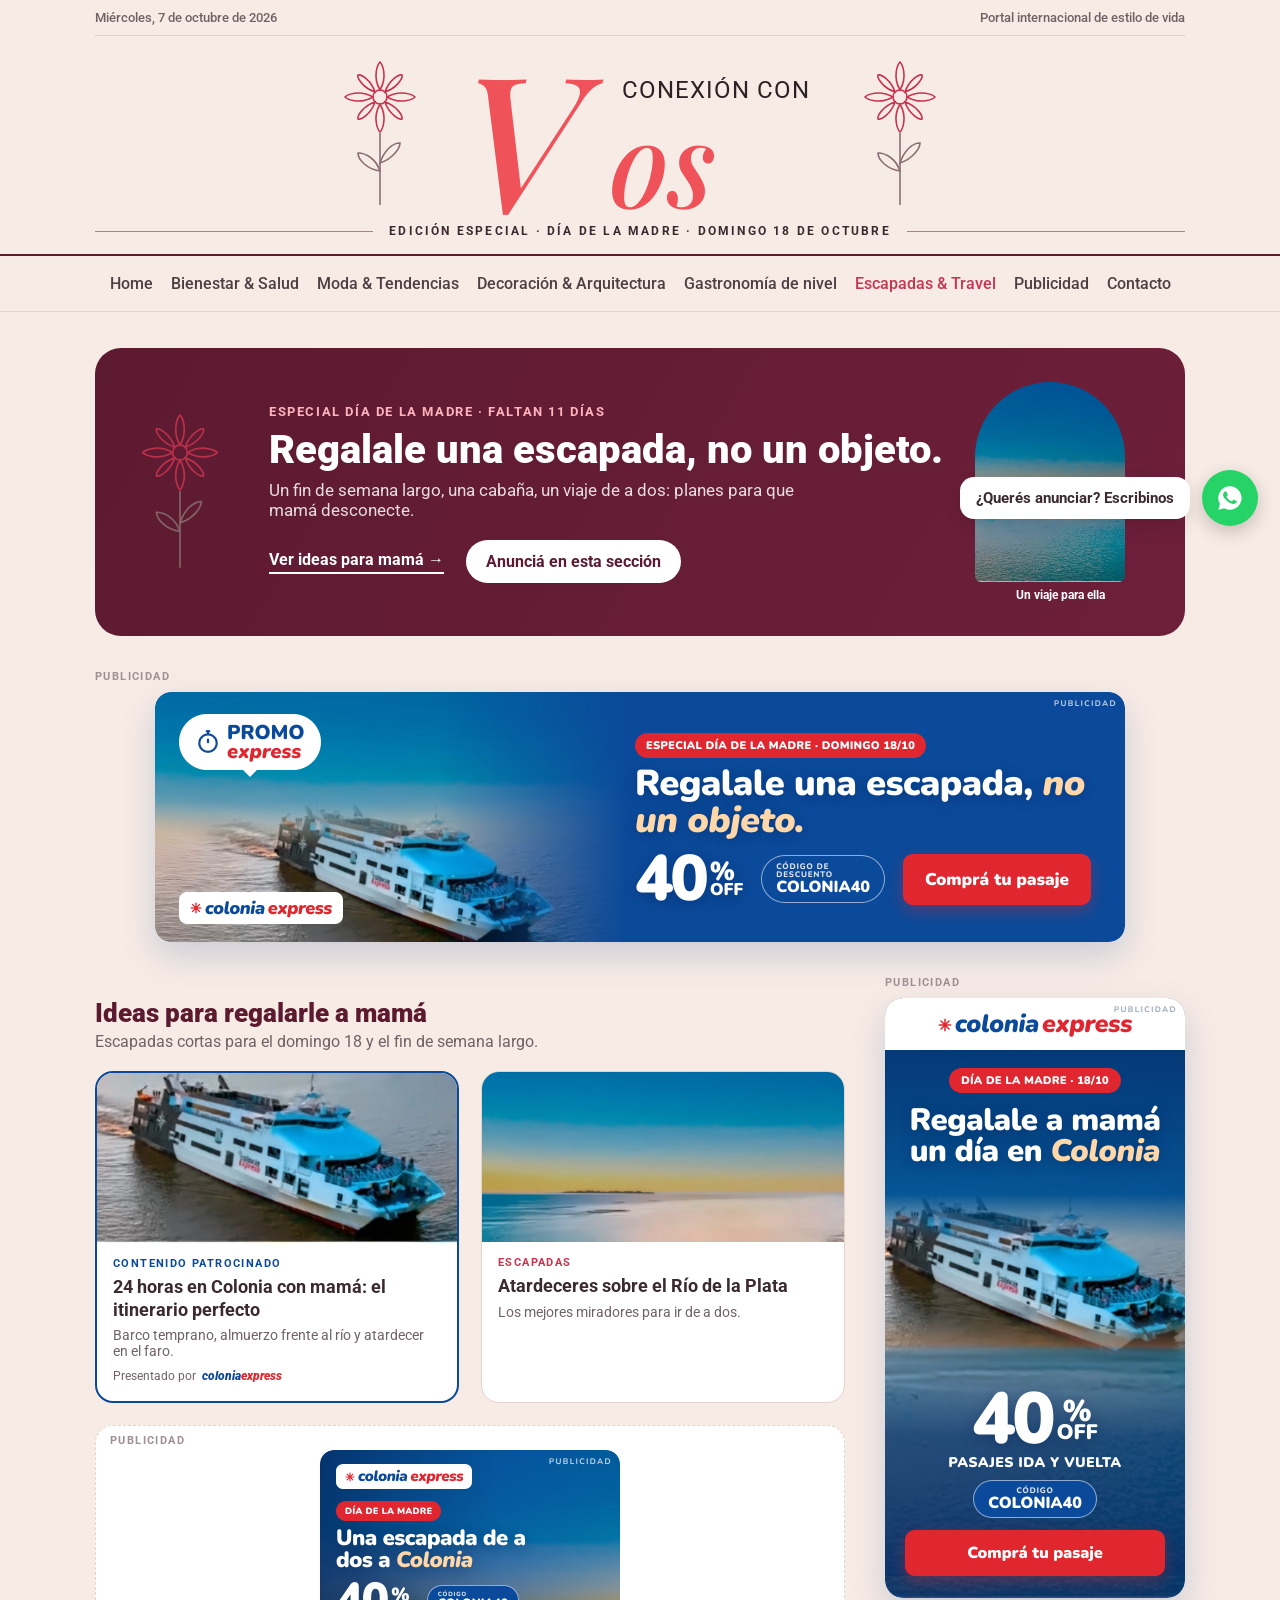
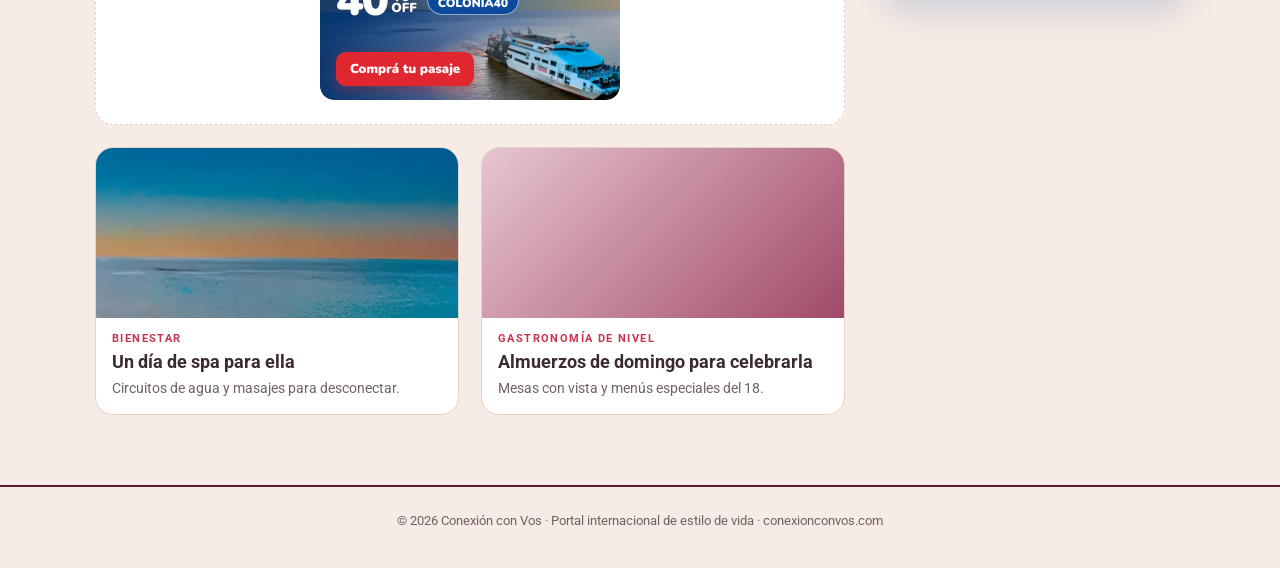
<file: mockups/colonia-express/portal-conexion-con-vos.html>
<!doctype html>
<html lang="es">
<head>
<meta charset="utf-8">
<meta name="viewport" content="width=device-width, initial-scale=1">
<title>Conexión con Vos – Pauta Colonia Express</title>
<link href="https://fonts.googleapis.com/css2?family=Roboto:wght@400;500;700;900&family=Playfair+Display:ital,wght@1,500;1,600&display=swap" rel="stylesheet">
<style>
  :root{--cream:#f7ebe5;--coral:#f0525a;--wine:#5c1a30;--wine-2:#6e1f3a;--rose:#c8344f;--ink:#3b2a30;--muted:#6f6266;--line:#e3d3cc;--pink:#ffb3bd}
  *{box-sizing:border-box;margin:0;padding:0}
  body{font-family:Roboto,sans-serif;background:var(--cream);color:var(--ink)}
  .wrap{max-width:1130px;margin:0 auto;padding:0 20px}
  img{display:block;max-width:100%}

  .topbar{display:flex;justify-content:space-between;font-size:13px;font-weight:500;color:var(--muted);padding:10px 0;border-bottom:1px solid var(--line)}
  .masthead{display:flex;align-items:center;justify-content:center;gap:40px;padding:18px 0 4px}
  .logo{position:relative;width:360px;height:160px}
  .logo .v{position:absolute;left:0;top:-14px;font-family:"Playfair Display",serif;font-style:italic;font-weight:500;font-size:190px;line-height:1;color:var(--coral)}
  .logo .os{position:absolute;left:150px;top:46px;font-family:"Playfair Display",serif;font-style:italic;font-weight:500;font-size:118px;line-height:1;color:var(--coral)}
  .logo .cc{position:absolute;left:162px;top:22px;font-size:24px;letter-spacing:1px;color:#2c2226}
  .flower{width:80px;flex:none}
  .edition{display:flex;align-items:center;gap:16px;font-size:12px;font-weight:700;letter-spacing:2.2px;padding:6px 0 16px}
  .edition:before,.edition:after{content:"";flex:1;height:1px;background:var(--wine);opacity:.5}
  nav{border-top:2px solid var(--wine);border-bottom:1px solid var(--line);background:var(--cream)}
  nav .wrap{display:flex;justify-content:center;gap:18px;flex-wrap:wrap;padding:18px 20px;font-size:16px;font-weight:500;color:#4b3f43}
  nav .on{color:var(--rose)}

  /* Hero editorial (igual al portal) */
  .hero{margin:36px 0 0;background:linear-gradient(120deg,var(--wine),var(--wine-2));border-radius:26px;color:#fff;display:grid;grid-template-columns:110px 1fr 170px;gap:24px;align-items:center;padding:34px 40px;position:relative}
  .hero small{color:var(--pink);font-weight:700;letter-spacing:1.6px;font-size:13px}
  .hero h1{font-size:40px;font-weight:900;line-height:1.1;margin:8px 0}
  .hero p{opacity:.85;font-size:17px;max-width:560px}
  .hero .acts{display:flex;gap:22px;align-items:center;margin-top:20px}
  .hero .acts a{font-weight:700;border-bottom:2px solid #fff;padding-bottom:3px}
  .hero .acts .pill{background:#fff;color:var(--wine);border:0;border-radius:999px;padding:12px 20px}
  .arch{width:150px;height:200px;border-radius:75px 75px 6px 6px;overflow:hidden;justify-self:end}
  .arch img{width:100%;height:100%;object-fit:cover}
  .arch-cap{font-size:12px;font-weight:700;text-align:center;margin-top:6px}

  /* Zonas publicitarias */
  .slot{position:relative}
  .slot .tag{position:absolute;top:-22px;left:0;font-size:11px;font-weight:700;letter-spacing:1.4px;color:#a08f94}
  .billboard{display:flex;justify-content:center;margin:56px 0 0}
  .billboard img{width:970px;border-radius:16px;box-shadow:0 14px 34px rgba(11,74,154,.18)}

  .grid{display:grid;grid-template-columns:1fr 300px;gap:40px;margin:56px auto 0}
  .sec-title{font-size:26px;font-weight:900;color:var(--wine);margin-bottom:4px}
  .sec-sub{color:var(--muted);margin-bottom:20px}
  .cards{display:grid;grid-template-columns:1fr 1fr;gap:22px}
  .card{background:#fff;border-radius:18px;overflow:hidden;border:1px solid var(--line)}
  .card .ph{height:170px;overflow:hidden}
  .card .ph img{width:100%;height:100%;object-fit:cover}
  .card .t{padding:14px 16px 18px}
  .card .cat{font-size:11px;font-weight:700;letter-spacing:1.4px;color:var(--rose);text-transform:uppercase}
  .card h3{font-size:18px;line-height:1.25;margin:6px 0}
  .card p{font-size:14px;color:var(--muted)}
  .card.spon{border:2px solid #0b4a9a}
  .card.spon .cat{color:#0b4a9a}
  .card .by{display:flex;align-items:center;gap:6px;font-size:12px;color:var(--muted);margin-top:10px}
  .card .by b{font-style:italic;font-weight:900}
  .card .by b .e{color:#e0262f} .card .by b .c{color:#0b4a9a}
  .mrec-inline{display:flex;justify-content:center;align-items:center;background:#fff;border-radius:18px;border:1px dashed var(--line);padding:24px 0;position:relative}
  .mrec-inline img{width:300px;border-radius:14px}
  .side{position:sticky;top:20px;align-self:start}
  .side img{width:300px;border-radius:18px;box-shadow:0 14px 34px rgba(11,74,154,.18)}

  footer{margin-top:70px;border-top:2px solid var(--wine);padding:26px 0 40px;color:var(--muted);font-size:13px;text-align:center}
  .wa{position:absolute;right:22px;top:470px;display:flex;align-items:center;gap:12px;z-index:20}
  .wa span{background:#fff;padding:12px 16px;border-radius:14px;font-weight:700;font-size:15px;box-shadow:0 6px 18px rgba(0,0,0,.12)}
  .wa i{width:56px;height:56px;border-radius:50%;background:#25d366;display:grid;place-items:center;box-shadow:0 6px 18px rgba(0,0,0,.2)}
  .mob-sticky{display:none}

  /* ---------- Mobile ---------- */
  @media (max-width:760px){
    .wrap{padding:0 16px}
    .topbar span:last-child{display:none}
    .flower{display:none}
    .logo{transform:scale(.62);transform-origin:center top;height:100px;width:360px}
    .masthead{padding-top:10px}
    .edition{font-size:9px;letter-spacing:1.2px;text-align:center}
    nav .wrap{justify-content:flex-start;overflow-x:auto;flex-wrap:nowrap;white-space:nowrap;font-size:14px;padding:12px 16px}
    .hero{grid-template-columns:1fr;padding:24px;border-radius:20px;margin-top:20px}
    .hero .hf{display:none}
    .hero h1{font-size:28px}
    .hero p{font-size:15px}
    .hero .acts{flex-wrap:wrap;gap:14px}
    .arch{justify-self:center}
    .billboard{display:none}
    .grid{grid-template-columns:1fr;margin-top:36px}
    .cards{grid-template-columns:1fr}
    .side{display:none}
    .wa{position:fixed;top:auto;bottom:120px;right:14px}.wa span{display:none}
    .mob-sticky{display:flex;justify-content:center;position:fixed;left:0;right:0;bottom:0;background:rgba(247,235,229,.96);padding:8px 0 10px;border-top:1px solid var(--line);z-index:30}
    .mob-sticky img{width:320px;border-radius:12px}
    footer{padding-bottom:140px}
  }
</style>
</head>
<body>

<svg width="0" height="0" style="position:absolute">
  <symbol id="flor" viewBox="0 0 80 150">
    <g fill="none" stroke="#c8344f" stroke-width="1.6">
      <circle cx="40" cy="38" r="7"/>
      <path d="M40 31c-8-14-2-26 0-28 2 2 8 14 0 28zM40 45c-8 14-2 26 0 28 2-2 8-14 0-28zM33 38c-14-8-26-2-28 0 2 2 14 8 28 0zM47 38c14-8 26-2 28 0-2 2-14 8-28 0z"/>
      <path d="M35 33c-12-4-18-14-17-17 3-1 13 5 17 17zM45 33c12-4 18-14 17-17-3-1-13 5-17 17zM35 43c-12 4-18 14-17 17 3 1 13-5 17-17zM45 43c12 4 18 14 17 17-3 1-13-5-17-17z"/>
    </g>
    <g fill="none" stroke="#8a6f74" stroke-width="1.6">
      <path d="M40 74v72"/><path d="M40 112c-14-2-22-12-22-18 8 0 18 6 22 18zM40 104c12-4 20-14 20-20-8 0-16 8-20 20z"/>
    </g>
  </symbol>
</svg>

<div class="wrap">
  <div class="topbar"><span>Miércoles, 7 de octubre de 2026</span><span>Portal internacional de estilo de vida</span></div>
  <div class="masthead">
    <svg class="flower"><use href="#flor"/></svg>
    <div class="logo"><span class="v">V</span><span class="cc">CONEXIÓN CON</span><span class="os">os</span></div>
    <svg class="flower"><use href="#flor"/></svg>
  </div>
  <div class="edition">EDICIÓN ESPECIAL · DÍA DE LA MADRE · DOMINGO 18 DE OCTUBRE</div>
</div>
<nav><div class="wrap"><span>Home</span><span>Bienestar &amp; Salud</span><span>Moda &amp; Tendencias</span><span>Decoración &amp; Arquitectura</span><span>Gastronomía de nivel</span><span class="on">Escapadas &amp; Travel</span><span>Publicidad</span><span>Contacto</span></div></nav>

<div class="wrap">
  <section class="hero">
    <svg class="hf" width="90" height="160" viewBox="0 0 80 150" style="opacity:.85"><use href="#flor"/></svg>
    <div>
      <small>ESPECIAL DÍA DE LA MADRE · FALTAN 11 DÍAS</small>
      <h1>Regalale una escapada, no un objeto.</h1>
      <p>Un fin de semana largo, una cabaña, un viaje de a dos: planes para que mamá desconecte.</p>
      <div class="acts"><a>Ver ideas para mamá →</a><a class="pill">Anunciá en esta sección</a></div>
    </div>
    <div><div class="arch"><img src="assets/rio-der.jpg" alt=""></div><div class="arch-cap">Un viaje para ella</div></div>
  </section>

  <!-- 970x250 debajo del destacado -->
  <div class="billboard slot"><span class="tag">PUBLICIDAD</span><img src="png/colonia-express_970x250.png" alt="Colonia Express – Día de la Madre"></div>

  <div class="grid">
    <div>
      <div class="sec-title">Ideas para regalarle a mamá</div>
      <div class="sec-sub">Escapadas cortas para el domingo 18 y el fin de semana largo.</div>
      <div class="cards">
        <article class="card spon">
          <div class="ph"><img src="assets/barco.jpg" alt=""></div>
          <div class="t">
            <div class="cat">Contenido patrocinado</div>
            <h3>24 horas en Colonia con mamá: el itinerario perfecto</h3>
            <p>Barco temprano, almuerzo frente al río y atardecer en el faro.</p>
            <div class="by">Presentado por <b><span class="c">colonia</span><span class="e">express</span></b></div>
          </div>
        </article>
        <article class="card">
          <div class="ph"><img src="assets/rio-izq.jpg" alt=""></div>
          <div class="t"><div class="cat">Escapadas</div><h3>Atardeceres sobre el Río de la Plata</h3><p>Los mejores miradores para ir de a dos.</p></div>
        </article>
        <div class="mrec-inline slot" style="grid-column:1/-1"><span class="tag" style="top:8px;left:14px">PUBLICIDAD</span><img src="png/colonia-express_300x250.png" alt="Colonia Express"></div>
        <article class="card">
          <div class="ph"><img src="assets/rio-der.jpg" alt=""></div>
          <div class="t"><div class="cat">Bienestar</div><h3>Un día de spa para ella</h3><p>Circuitos de agua y masajes para desconectar.</p></div>
        </article>
        <article class="card">
          <div class="ph" style="background:linear-gradient(135deg,#e7c6d0,#a14a68)"></div>
          <div class="t"><div class="cat">Gastronomía de nivel</div><h3>Almuerzos de domingo para celebrarla</h3><p>Mesas con vista y menús especiales del 18.</p></div>
        </article>
      </div>
    </div>
    <!-- 300x600 lateral -->
    <aside class="side slot"><span class="tag">PUBLICIDAD</span><img src="png/colonia-express_300x600.png" alt="Colonia Express – 40% OFF"></aside>
  </div>
</div>

<footer>© 2026 Conexión con Vos · Portal internacional de estilo de vida · conexionconvos.com</footer>

<div class="wa"><span>¿Querés anunciar? Escribinos</span><i><svg width="28" height="28" viewBox="0 0 24 24" fill="#fff"><path d="M12 2a10 10 0 0 0-8.6 15.1L2 22l5-1.3A10 10 0 1 0 12 2zm5.2 13.9c-.2.6-1.3 1.2-1.8 1.2-.5.1-1 .1-3.4-.8-2.8-1.2-4.6-4-4.8-4.2-.1-.2-1.1-1.5-1.1-2.9s.7-2.1 1-2.4c.3-.3.6-.3.8-.3h.6c.2 0 .4 0 .6.5l.9 2.1c.1.2.1.4 0 .5l-.4.6-.4.4c-.1.1-.3.3-.1.6.2.3.8 1.3 1.7 2.1 1.2 1 2.1 1.3 2.4 1.5.3.1.5.1.6-.1l.9-1c.2-.3.4-.2.7-.1l2 1c.3.1.5.2.5.3.1.2.1.7-.2 1.3z"/></svg></i></div>

<!-- 320x100 sticky en celulares -->
<div class="mob-sticky"><img src="png/colonia-express_320x100.png" alt="Colonia Express"></div>
</body>
</html>
</file>
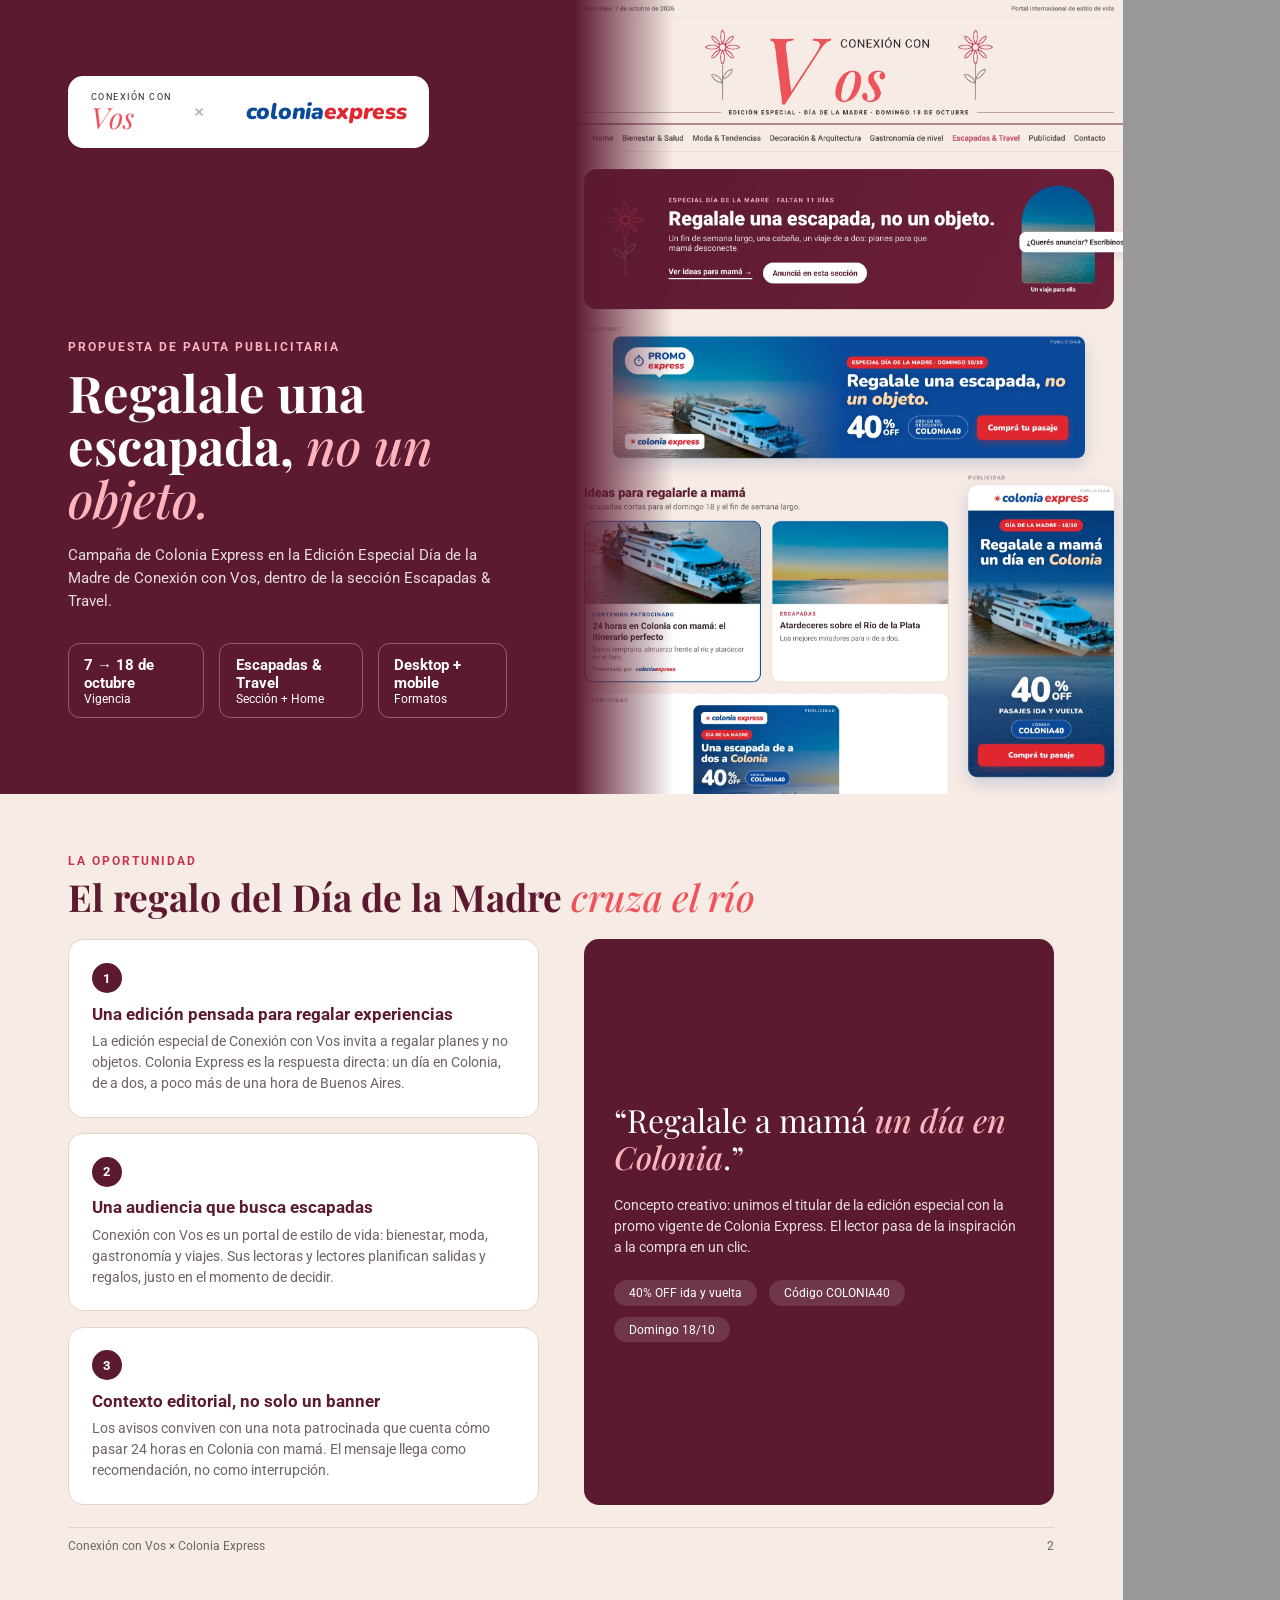
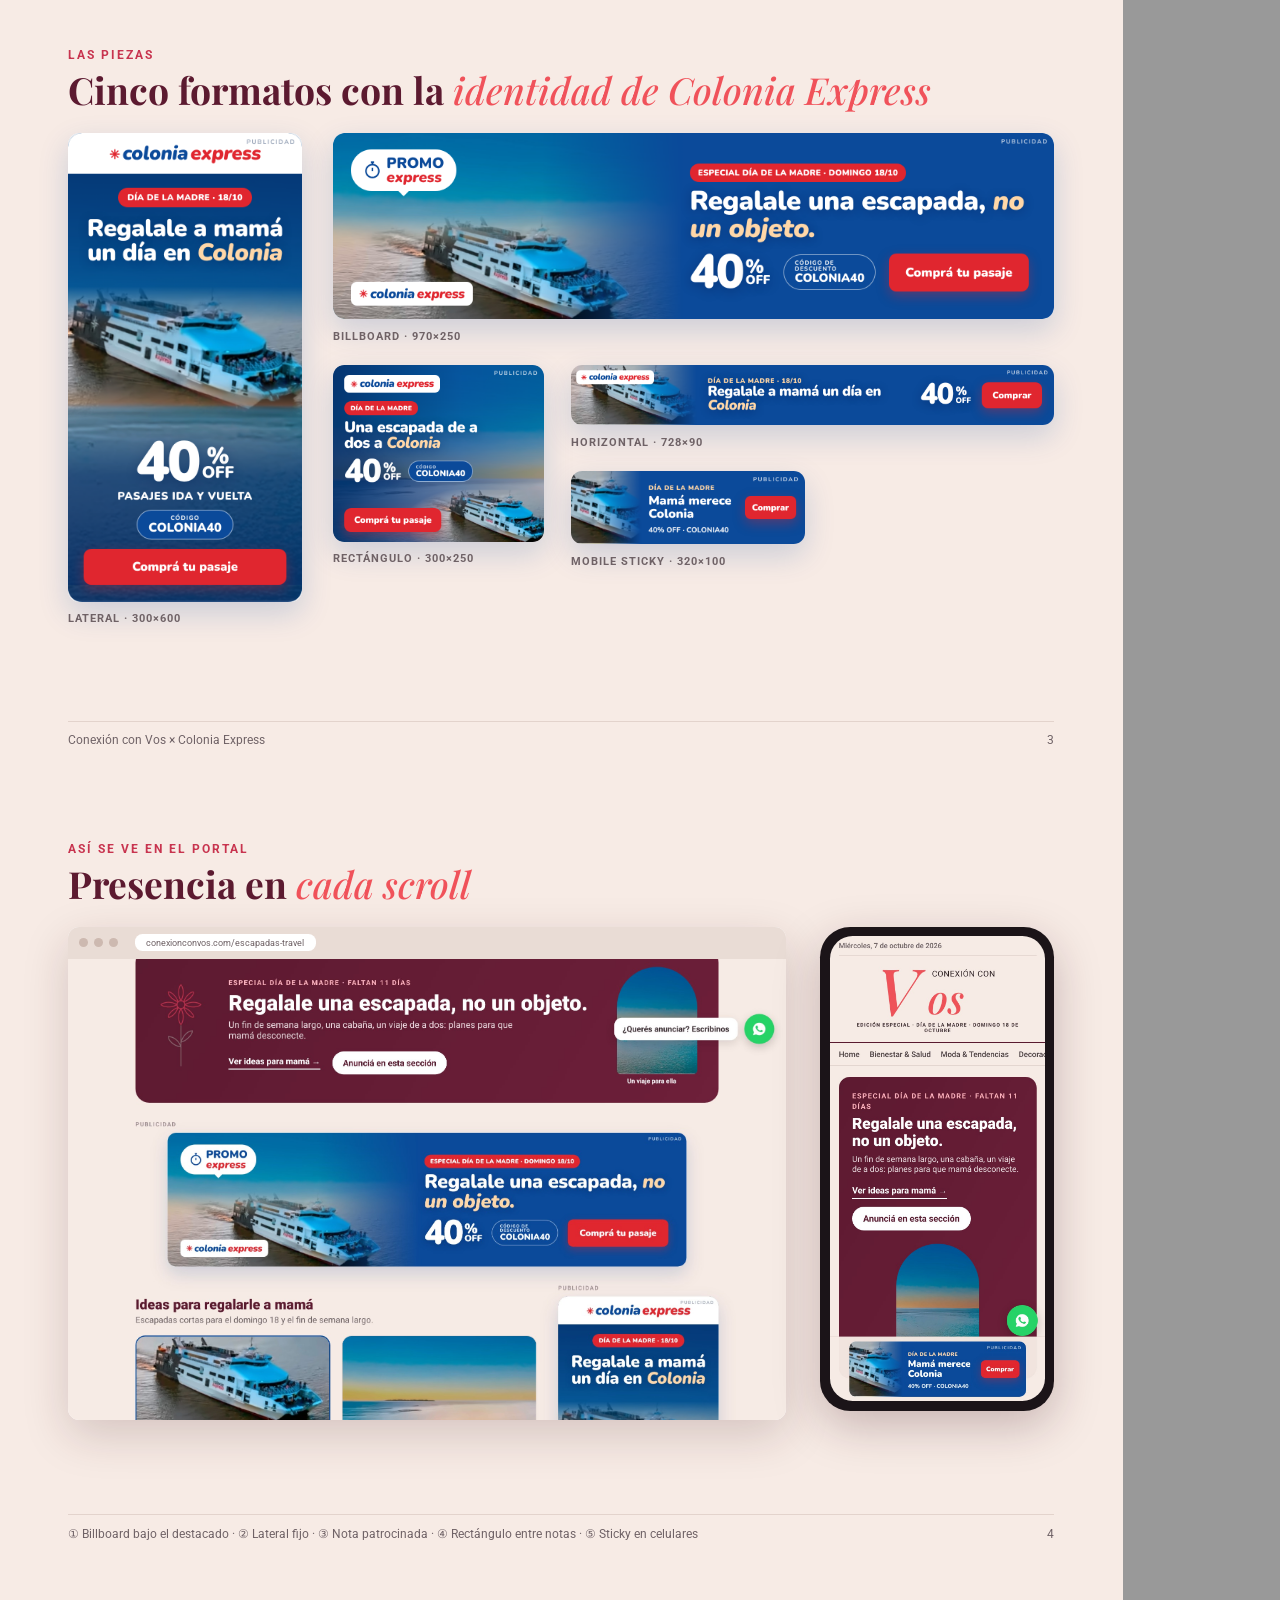
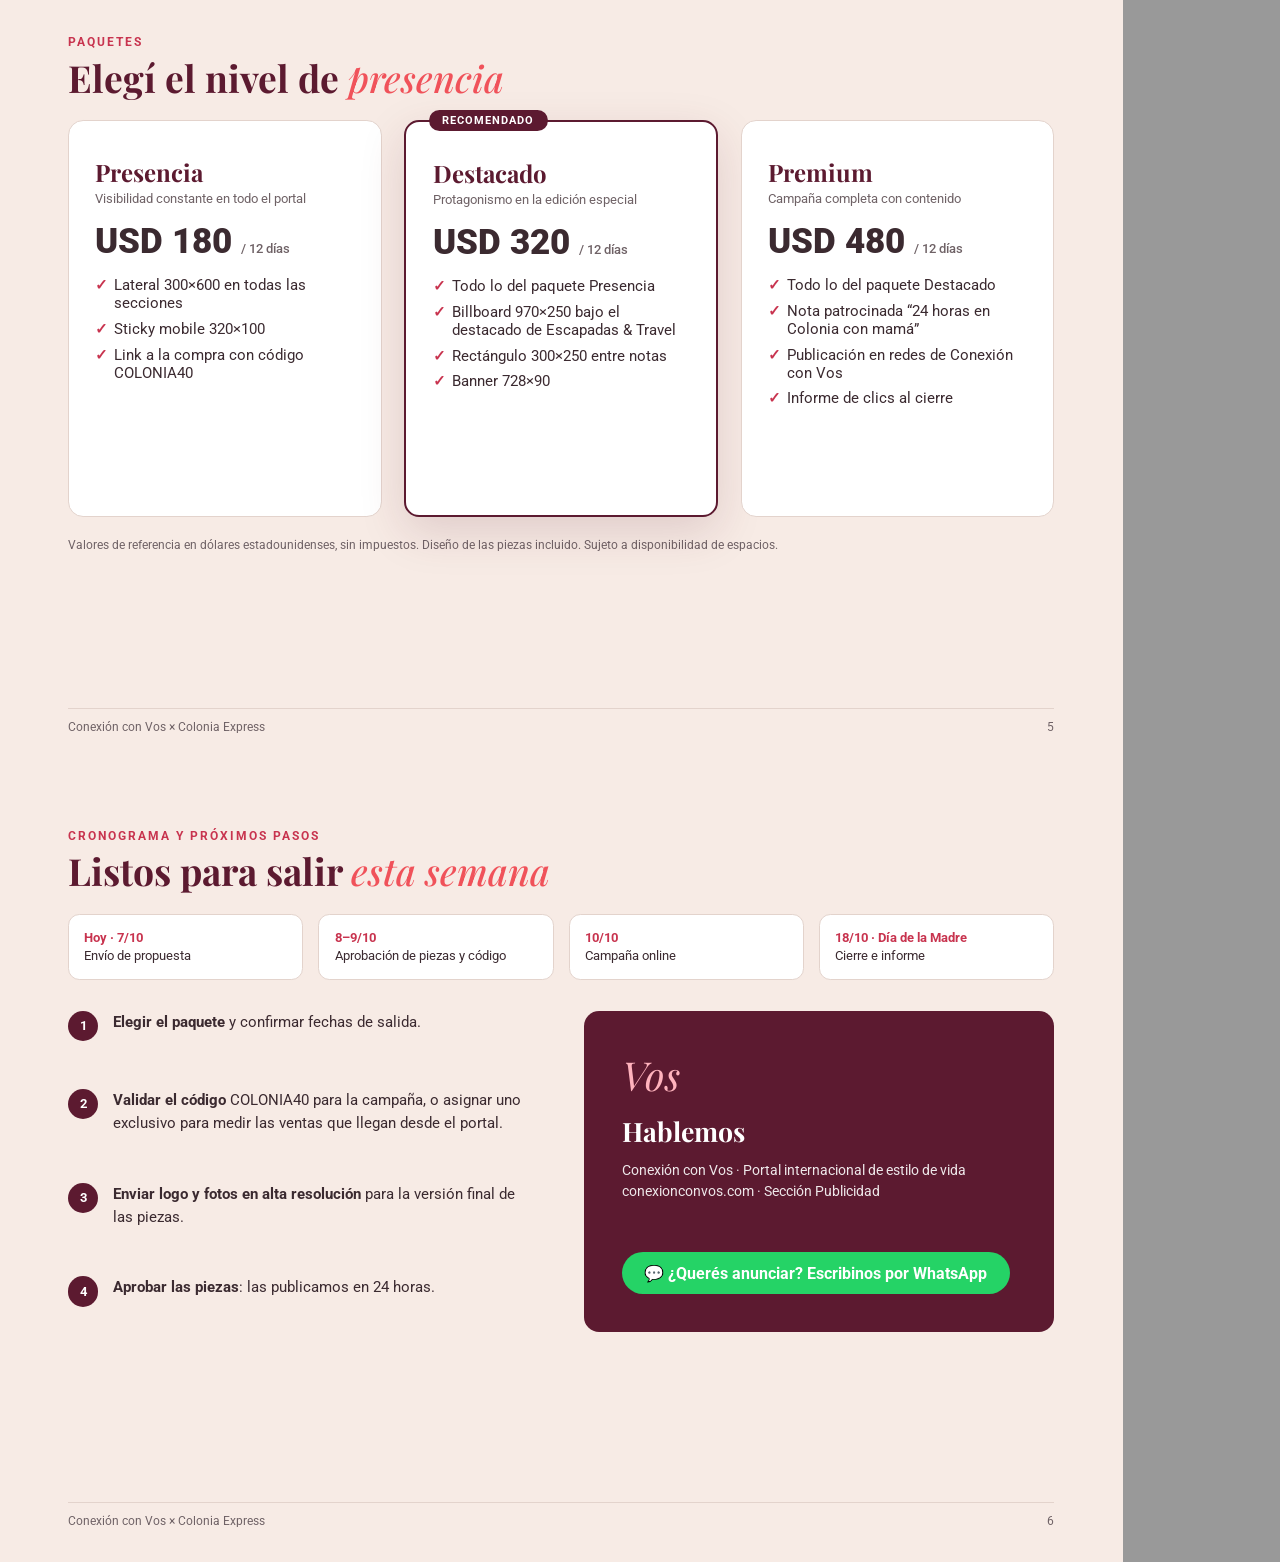
<file: mockups/colonia-express/propuesta.html>
<!doctype html>
<html lang="es">
<head>
<meta charset="utf-8">
<title>Propuesta de pauta – Colonia Express × Conexión con Vos</title>
<link href="https://fonts.googleapis.com/css2?family=Roboto:wght@400;500;700;900&family=Playfair+Display:ital,wght@0,700;1,500;1,600&family=Nunito:ital,wght@0,800;0,900;1,900&display=swap" rel="stylesheet">
<style>
  @page{size:297mm 210mm;margin:0}
  :root{--cream:#f7ebe5;--coral:#f0525a;--wine:#5c1a30;--wine-2:#6e1f3a;--rose:#c8344f;--ink:#3b2a30;--muted:#6f6266;--line:#e3d3cc;--azul:#0b4a9a;--rojo:#e0262f}
  *{box-sizing:border-box;margin:0;padding:0}
  body{font-family:Roboto,sans-serif;color:var(--ink);background:#999}
  .page{width:297mm;height:210mm;background:var(--cream);position:relative;overflow:hidden;page-break-after:always;padding:16mm 18mm}
  .page:last-child{page-break-after:auto}
  .foot{position:absolute;left:18mm;right:18mm;bottom:9mm;display:flex;justify-content:space-between;font-size:9pt;color:var(--muted);border-top:1px solid var(--line);padding-top:3mm}
  .eyebrow{font-size:9pt;font-weight:700;letter-spacing:2px;color:var(--rose);text-transform:uppercase}
  h2{font-family:"Playfair Display",serif;font-size:28pt;color:var(--wine);line-height:1.1;margin:2mm 0 6mm}
  h2 i{font-weight:500;color:var(--coral)}
  p{font-size:11.5pt;line-height:1.5}
  .cx{font-family:Nunito,sans-serif;font-weight:900;font-style:italic;letter-spacing:-.3px}
  .cx .c{color:var(--azul)} .cx .e{color:var(--rojo)}
  .vos{font-family:"Playfair Display",serif;font-style:italic;color:var(--coral)}

  /* Portada */
  .cover{padding:0;display:grid;grid-template-columns:1.05fr 1fr;background:var(--wine)}
  .cover .l{padding:20mm 18mm;color:#fff;display:flex;flex-direction:column}
  .cover .logos{display:flex;align-items:center;gap:6mm;background:#fff;border-radius:4mm;padding:4mm 6mm;align-self:flex-start}
  .cover .logos .vos{font-size:22pt;line-height:1}
  .cover .logos small{font-size:7pt;letter-spacing:1.5px;color:#2c2226;display:block}
  .cover .logos .x{color:#b9a9ad;font-size:14pt}
  .cover .logos .cx{font-size:17pt}
  .cover .eyebrow{color:#ffb3bd;margin-top:auto}
  .cover h1{font-family:"Playfair Display",serif;font-size:38pt;line-height:1.05;margin:3mm 0 5mm}
  .cover h1 i{font-weight:500;color:#ffb3bd}
  .cover p{opacity:.85;max-width:120mm}
  .cover .meta{display:flex;gap:4mm;margin-top:8mm}
  .cover .meta div{border:1px solid rgba(255,255,255,.3);border-radius:3mm;padding:3mm 4mm;font-size:9pt}
  .cover .meta b{display:block;font-size:11pt}
  .cover .r{background:url(assets/portal-desktop-top.jpg) center 18%/cover;position:relative}
  .cover .r:after{content:"";position:absolute;inset:0;background:linear-gradient(90deg,var(--wine) 0,rgba(92,26,48,0) 18%)}

  /* Columnas */
  .two{display:grid;grid-template-columns:1fr 1fr;gap:12mm}
  .card{background:#fff;border:1px solid var(--line);border-radius:4mm;padding:6mm}
  .card h4{font-size:12.5pt;color:var(--wine);margin-bottom:2mm}
  .card p{font-size:10.5pt;color:var(--muted)}
  .stack{display:grid;gap:4mm}
  .num{display:inline-grid;place-items:center;width:8mm;height:8mm;border-radius:50%;background:var(--wine);color:#fff;font-weight:700;font-size:10pt;margin-bottom:3mm}
  .quote{background:var(--wine);color:#fff;border-radius:4mm;padding:8mm;display:flex;flex-direction:column;justify-content:center}
  .quote .q{font-family:"Playfair Display",serif;font-size:24pt;line-height:1.15}
  .quote .q i{color:#ffb3bd;font-weight:500}
  .quote p{opacity:.85;margin-top:5mm;font-size:10.5pt}
  .quote .pl{display:flex;gap:3mm;margin-top:6mm;flex-wrap:wrap}
  .quote .pl span{background:rgba(255,255,255,.12);border-radius:99px;padding:1.5mm 4mm;font-size:9pt}

  /* Piezas */
  .pieces{display:grid;grid-template-columns:62mm 1fr;gap:8mm;align-items:start}
  .pieces img{border-radius:3mm;box-shadow:0 3mm 8mm rgba(11,74,154,.18);display:block}
  .cap{font-size:8.5pt;font-weight:700;letter-spacing:1px;color:var(--muted);margin:2.5mm 0 0;text-transform:uppercase}
  .pieces .rs{display:grid;gap:6mm}
  .row2{display:flex;gap:7mm;align-items:flex-start}

  /* Mockups */
  .mock{display:grid;grid-template-columns:1fr 62mm;gap:9mm;align-items:start}
  .browser{border-radius:3mm;overflow:hidden;box-shadow:0 4mm 12mm rgba(60,20,30,.18);background:#fff}
  .browser .bar{background:#e9dcd5;padding:2mm 3mm;display:flex;gap:1.5mm;align-items:center}
  .browser .bar i{width:2.4mm;height:2.4mm;border-radius:50%;background:#cdb9b0}
  .browser .bar span{margin-left:3mm;background:#fff;border-radius:2mm;padding:.8mm 3mm;font-size:7pt;color:var(--muted)}
  .browser .shot{height:122mm;background:url(assets/portal-desktop-top.jpg) 0 -52mm/100% auto no-repeat}
  .phone{width:62mm;height:128mm;border-radius:8mm;background:#1b1418;padding:2.5mm;box-shadow:0 4mm 12mm rgba(60,20,30,.25)}
  .phone div{width:100%;height:100%;border-radius:6mm;background:url(assets/portal-celular.jpg) top center/100% auto no-repeat}
  .legend{display:grid;gap:2mm;margin-top:5mm}
  .legend div{font-size:9.5pt;display:flex;gap:2.5mm;align-items:baseline}
  .legend b{display:inline-grid;place-items:center;min-width:5.5mm;height:5.5mm;border-radius:50%;background:var(--azul);color:#fff;font-size:8pt}

  /* Paquetes */
  .packs{display:grid;grid-template-columns:repeat(3,1fr);gap:6mm}
  .pack{background:#fff;border:1px solid var(--line);border-radius:4mm;padding:9mm 7mm;min-height:105mm;display:flex;flex-direction:column;position:relative}
  .pack.best{border:2px solid var(--wine);box-shadow:0 4mm 12mm rgba(92,26,48,.15)}
  .pack .tag{position:absolute;top:-3.2mm;left:6mm;background:var(--wine);color:#fff;font-size:8pt;font-weight:700;letter-spacing:1px;border-radius:99px;padding:1mm 3.5mm}
  .pack h3{font-family:"Playfair Display",serif;font-size:18pt;color:var(--wine)}
  .pack .sub{font-size:9.5pt;color:var(--muted);margin:1mm 0 4mm}
  .pack .price{font-size:26pt;font-weight:900;color:var(--ink)}
  .pack .price small{font-size:10pt;font-weight:500;color:var(--muted)}
  .pack ul{list-style:none;margin-top:4mm;display:grid;gap:2mm}
  .pack li{font-size:11pt;padding-left:5mm;position:relative}
  .pack li:before{content:"✓";position:absolute;left:0;color:var(--rose);font-weight:900}
  .note{font-size:9pt;color:var(--muted);margin-top:5mm}

  /* Calendario + pasos */
  .timeline{display:grid;grid-template-columns:repeat(4,1fr);gap:4mm;margin-top:2mm}
  .tl{background:#fff;border:1px solid var(--line);border-radius:3mm;padding:4mm}
  .tl b{display:block;font-size:10pt;color:var(--rose)}
  .tl span{font-size:10pt}
  .steps{display:grid;gap:6mm}
  .step{display:flex;gap:4mm;align-items:flex-start}
  .step .num{flex:none;margin:0}
  .step p{font-size:11.5pt}
  .contact{background:var(--wine);color:#fff;border-radius:4mm;padding:10mm;min-height:85mm;display:flex;flex-direction:column;justify-content:space-between}
  .contact .vos{font-size:30pt;color:#ffb3bd}
  .contact h4{font-family:"Playfair Display",serif;font-size:20pt;margin:3mm 0}
  .contact p{opacity:.9;font-size:10.5pt}
  .contact .wa{display:inline-flex;align-items:center;gap:3mm;background:#25d366;color:#fff;font-weight:700;border-radius:99px;padding:3mm 6mm;margin-top:6mm;align-self:flex-start}
</style>
</head>
<body>

<!-- 1 · Portada -->
<section class="page cover">
  <div class="l">
    <div class="logos">
      <span><small>CONEXIÓN CON</small><span class="vos">Vos</span></span>
      <span class="x">×</span>
      <span class="cx">✳<span class="c">colonia</span><span class="e">express</span></span>
    </div>
    <div class="eyebrow">Propuesta de pauta publicitaria</div>
    <h1>Regalale una escapada, <i>no un objeto.</i></h1>
    <p>Campaña de Colonia Express en la Edición Especial Día de la Madre de Conexión con Vos, dentro de la sección Escapadas &amp; Travel.</p>
    <div class="meta">
      <div><b>7 → 18 de octubre</b>Vigencia</div>
      <div><b>Escapadas &amp; Travel</b>Sección + Home</div>
      <div><b>Desktop + mobile</b>Formatos</div>
    </div>
  </div>
  <div class="r"></div>
</section>

<!-- 2 · Oportunidad -->
<section class="page">
  <div class="eyebrow">La oportunidad</div>
  <h2>El regalo del Día de la Madre <i>cruza el río</i></h2>
  <div class="two">
    <div class="stack">
      <div class="card"><span class="num">1</span><h4>Una edición pensada para regalar experiencias</h4><p>La edición especial de Conexión con Vos invita a regalar planes y no objetos. Colonia Express es la respuesta directa: un día en Colonia, de a dos, a poco más de una hora de Buenos Aires.</p></div>
      <div class="card"><span class="num">2</span><h4>Una audiencia que busca escapadas</h4><p>Conexión con Vos es un portal de estilo de vida: bienestar, moda, gastronomía y viajes. Sus lectoras y lectores planifican salidas y regalos, justo en el momento de decidir.</p></div>
      <div class="card"><span class="num">3</span><h4>Contexto editorial, no solo un banner</h4><p>Los avisos conviven con una nota patrocinada que cuenta cómo pasar 24 horas en Colonia con mamá. El mensaje llega como recomendación, no como interrupción.</p></div>
    </div>
    <div class="quote">
      <div class="q">“Regalale a mamá <i>un día en Colonia</i>.”</div>
      <p>Concepto creativo: unimos el titular de la edición especial con la promo vigente de Colonia Express. El lector pasa de la inspiración a la compra en un clic.</p>
      <div class="pl"><span>40% OFF ida y vuelta</span><span>Código COLONIA40</span><span>Domingo 18/10</span></div>
    </div>
  </div>
  <div class="foot"><span>Conexión con Vos × Colonia Express</span><span>2</span></div>
</section>

<!-- 3 · Piezas -->
<section class="page">
  <div class="eyebrow">Las piezas</div>
  <h2>Cinco formatos con la <i>identidad de Colonia Express</i></h2>
  <div class="pieces">
    <div><img src="png/colonia-express_300x600.png" style="width:62mm"><div class="cap">Lateral · 300×600</div></div>
    <div class="rs">
      <div><img src="png/colonia-express_970x250.png" style="width:100%"><div class="cap">Billboard · 970×250</div></div>
      <div class="row2">
        <div><img src="png/colonia-express_300x250.png" style="width:56mm"><div class="cap">Rectángulo · 300×250</div></div>
        <div style="flex:1;display:grid;gap:6mm">
          <div><img src="png/colonia-express_728x90.png" style="width:100%"><div class="cap">Horizontal · 728×90</div></div>
          <div><img src="png/colonia-express_320x100.png" style="width:62mm"><div class="cap">Mobile sticky · 320×100</div></div>
        </div>
      </div>
    </div>
  </div>
  <div class="foot"><span>Conexión con Vos × Colonia Express</span><span>3</span></div>
</section>

<!-- 4 · Cómo se ve -->
<section class="page">
  <div class="eyebrow">Así se ve en el portal</div>
  <h2>Presencia en <i>cada scroll</i></h2>
  <div class="mock">
    <div>
      <div class="browser"><div class="bar"><i></i><i></i><i></i><span>conexionconvos.com/escapadas-travel</span></div><div class="shot"></div></div>
    </div>
    <div>
      <div class="phone"><div></div></div>
    </div>
  </div>
  <div class="foot"><span>① Billboard bajo el destacado · ② Lateral fijo · ③ Nota patrocinada · ④ Rectángulo entre notas · ⑤ Sticky en celulares</span><span>4</span></div>
</section>

<!-- 5 · Paquetes -->
<section class="page">
  <div class="eyebrow">Paquetes</div>
  <h2>Elegí el nivel de <i>presencia</i></h2>
  <div class="packs">
    <div class="pack">
      <h3>Presencia</h3><div class="sub">Visibilidad constante en todo el portal</div>
      <div class="price">USD 180 <small>/ 12 días</small></div>
      <ul><li>Lateral 300×600 en todas las secciones</li><li>Sticky mobile 320×100</li><li>Link a la compra con código COLONIA40</li></ul>
    </div>
    <div class="pack best">
      <span class="tag">RECOMENDADO</span>
      <h3>Destacado</h3><div class="sub">Protagonismo en la edición especial</div>
      <div class="price">USD 320 <small>/ 12 días</small></div>
      <ul><li>Todo lo del paquete Presencia</li><li>Billboard 970×250 bajo el destacado de Escapadas &amp; Travel</li><li>Rectángulo 300×250 entre notas</li><li>Banner 728×90</li></ul>
    </div>
    <div class="pack">
      <h3>Premium</h3><div class="sub">Campaña completa con contenido</div>
      <div class="price">USD 480 <small>/ 12 días</small></div>
      <ul><li>Todo lo del paquete Destacado</li><li>Nota patrocinada “24 horas en Colonia con mamá”</li><li>Publicación en redes de Conexión con Vos</li><li>Informe de clics al cierre</li></ul>
    </div>
  </div>
  <p class="note">Valores de referencia en dólares estadounidenses, sin impuestos. Diseño de las piezas incluido. Sujeto a disponibilidad de espacios.</p>
  <div class="foot"><span>Conexión con Vos × Colonia Express</span><span>5</span></div>
</section>

<!-- 6 · Cronograma y contacto -->
<section class="page">
  <div class="eyebrow">Cronograma y próximos pasos</div>
  <h2>Listos para salir <i>esta semana</i></h2>
  <div class="timeline">
    <div class="tl"><b>Hoy · 7/10</b><span>Envío de propuesta</span></div>
    <div class="tl"><b>8–9/10</b><span>Aprobación de piezas y código</span></div>
    <div class="tl"><b>10/10</b><span>Campaña online</span></div>
    <div class="tl"><b>18/10 · Día de la Madre</b><span>Cierre e informe</span></div>
  </div>
  <div class="two" style="margin-top:8mm">
    <div class="steps">
      <div class="step"><span class="num">1</span><p><b>Elegir el paquete</b> y confirmar fechas de salida.</p></div>
      <div class="step"><span class="num">2</span><p><b>Validar el código</b> COLONIA40 para la campaña, o asignar uno exclusivo para medir las ventas que llegan desde el portal.</p></div>
      <div class="step"><span class="num">3</span><p><b>Enviar logo y fotos en alta resolución</b> para la versión final de las piezas.</p></div>
      <div class="step"><span class="num">4</span><p><b>Aprobar las piezas</b>: las publicamos en 24 horas.</p></div>
    </div>
    <div class="contact">
      <div><span class="vos">Vos</span><h4>Hablemos</h4><p>Conexión con Vos · Portal internacional de estilo de vida<br>conexionconvos.com · Sección Publicidad</p></div>
      <span class="wa">💬 ¿Querés anunciar? Escribinos por WhatsApp</span>
    </div>
  </div>
  <div class="foot"><span>Conexión con Vos × Colonia Express</span><span>6</span></div>
</section>

</body>
</html>
</file>
<file: flyers/flyer.css>
@import url('https://fonts.googleapis.com/css2?family=Roboto:ital,wght@0,400;0,500;0,700;0,900;1,700;1,900&display=swap');
:root{--head:#F8EDE6;--hero:#F3DCD2;--ink:#16141A;--rasp:#D6405C;--coral:#FF5757;--wine:#5C1A2B;--gold:#D3AF84;--line:#C9909A}
*{box-sizing:border-box;margin:0;padding:0}
html,body{width:1080px;height:1350px;overflow:hidden;background:var(--hero)}
body{font-family:'Roboto',sans-serif;color:var(--ink);position:relative}
header{background:var(--head);padding:34px 56px 0;border-bottom:3px solid var(--wine)}
.logo{display:block;margin:0 auto;width:620px}
.rule{display:flex;align-items:center;gap:22px;padding:14px 0 26px}
.rule::before,.rule::after{content:"";flex:1;height:1px;background:var(--line)}
.rule span{font-weight:700;font-size:19px;letter-spacing:3px;color:var(--wine);white-space:nowrap}
main{padding:84px 56px 0}
.kicker{font-weight:700;font-size:21px;letter-spacing:3px;color:var(--rasp);text-transform:uppercase}
.hero{display:grid;grid-template-columns:1fr 410px;gap:24px;align-items:start;margin-top:22px}
h1{font-weight:900;font-size:118px;line-height:.98;letter-spacing:-4px}
h1.q{font-size:96px;letter-spacing:-3px}
h1 em{position:relative;display:inline-block;font-style:italic;color:var(--rasp);padding-bottom:10px}
h1 em .swash{position:absolute;left:-4px;bottom:-14px;width:calc(100% - 6px);height:30px}
h1 .petal{position:absolute;width:44px;height:30px}
.arch{position:relative;width:410px;height:440px;margin-top:6px}
.arch .frame{position:absolute;inset:-16px -16px 16px 16px;border:2px solid var(--rasp);border-radius:205px 205px 0 0}
.arch img{position:absolute;inset:0;width:100%;height:100%;object-fit:cover;border-radius:205px 205px 0 0}
.lead{font-size:29px;line-height:1.42;color:#3B2A2F;margin-top:48px}
.lead b{font-style:italic;color:var(--wine)}
.chips{display:flex;flex-wrap:wrap;gap:12px;margin-top:86px}
.chips span{font-weight:500;font-size:22px;color:var(--wine);border:1.5px solid var(--line);border-radius:999px;padding:9px 20px;background:rgba(255,255,255,.35)}
.cta{display:flex;align-items:center;gap:28px;margin-top:70px}
.btn{display:inline-flex;align-items:center;gap:14px;background:var(--rasp);color:#fff;font-weight:700;font-size:32px;padding:24px 44px;border-radius:999px;box-shadow:0 10px 24px rgba(214,64,92,.28)}
.url{font-size:26px;color:var(--wine);line-height:1.35}
.url b{display:block;font-size:30px}
.strip{position:absolute;left:0;right:0;bottom:0;background:var(--wine);color:#fff;text-align:center;font-weight:700;letter-spacing:3px;font-size:22px;padding:24px;text-transform:uppercase}
.strip i{color:var(--gold);font-style:normal}
</file>
